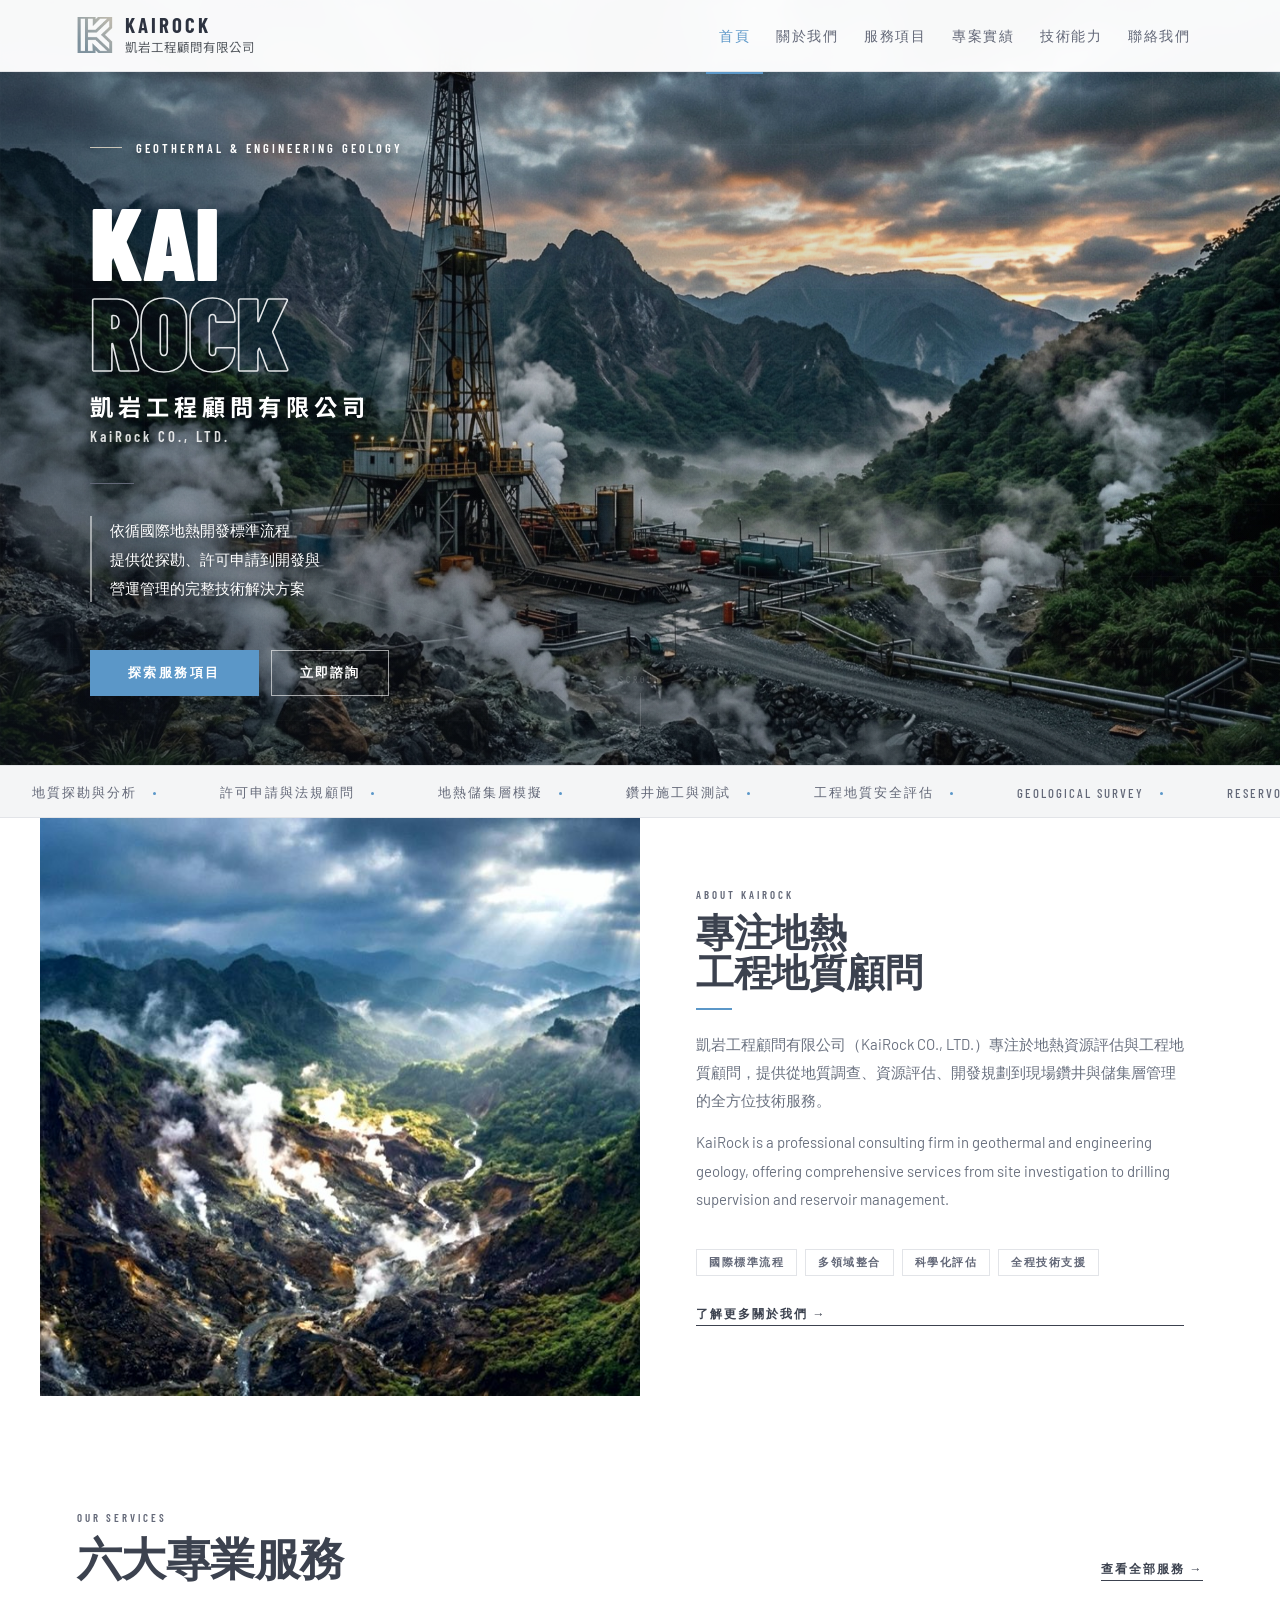
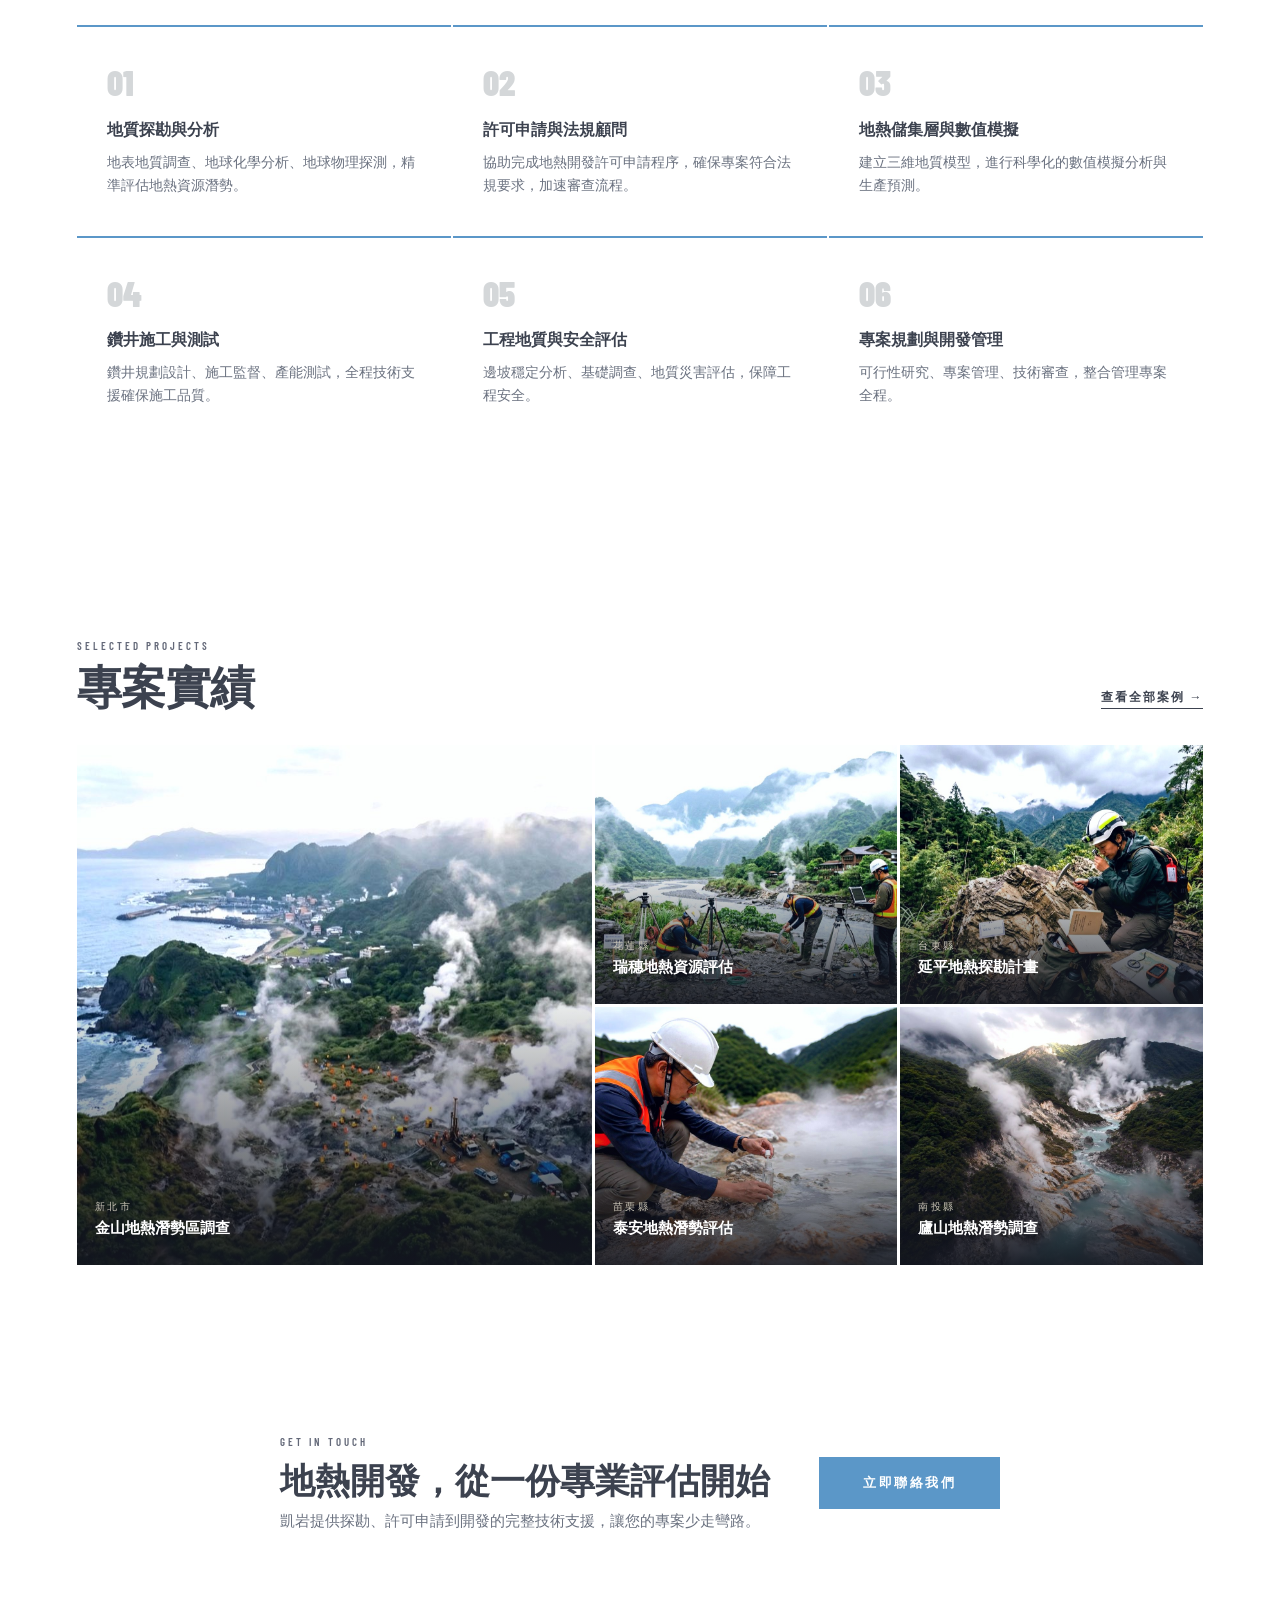
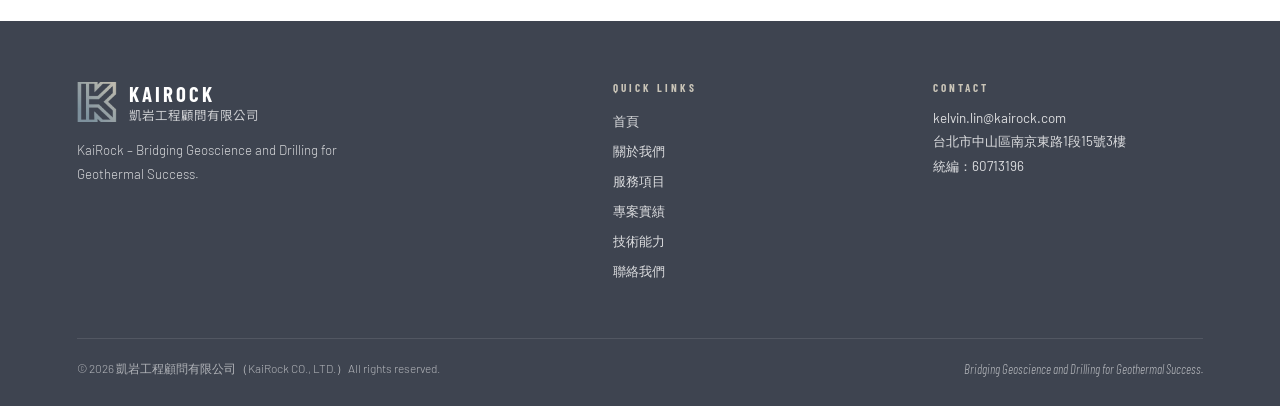
<file: index.html>
<!DOCTYPE html>
<html lang="zh-TW">
<head>
<meta charset="UTF-8">
<meta name="viewport" content="width=device-width, initial-scale=1.0">
<title>凱岩工程顧問有限公司 KaiRock CO., LTD.</title>
<link rel="icon" type="image/png" href="favicon.png">
<link rel="apple-touch-icon" href="favicon.png">
<link rel="canonical" href="https://kairock.com/">
<meta name="description" content="凱岩工程顧問提供地熱資源評估、工程地質調查、鑽井監督及專案管理，依循國際標準，全方位支援台灣地熱開發。">
<meta name="keywords" content="地熱開發,地熱資源評估,工程地質,鑽井監督,凱岩,KaiRock,台灣地熱,地質顧問">
<meta property="og:type" content="website">
<meta property="og:url" content="https://kairock.com/">
<meta property="og:title" content="凱岩工程顧問有限公司 KaiRock CO., LTD.">
<meta property="og:description" content="凱岩工程顧問提供地熱資源評估、工程地質調查、鑽井監督及專案管理，依循國際標準，全方位支援台灣地熱開發。">
<meta property="og:image" content="https://kairock.com/img/hero_bg.jpg">
<meta property="og:site_name" content="凱岩工程顧問 KaiRock CO., LTD.">
<meta name="twitter:card" content="summary_large_image">
<meta name="twitter:title" content="凱岩工程顧問有限公司 KaiRock CO., LTD.">
<meta name="twitter:description" content="凱岩工程顧問提供地熱資源評估、工程地質調查、鑽井監督及專案管理，依循國際標準，全方位支援台灣地熱開發。">
<link rel="preload" as="image" href="img/hero_bg.jpg"><link rel="preconnect" href="https://fonts.googleapis.com"><link rel="preconnect" href="https://fonts.gstatic.com" crossorigin><link rel="stylesheet" media="print" onload="this.media='all'" href="https://fonts.googleapis.com/css2?family=Noto+Sans+TC:wght@300;400;500&family=Barlow+Condensed:wght@400;500;600;700;800;900&family=Barlow:wght@300;400;500;600&display=swap"><noscript><link rel="stylesheet" href="https://fonts.googleapis.com/css2?family=Noto+Sans+TC:wght@300;400;500&family=Barlow+Condensed:wght@400;500;600;700;800;900&family=Barlow:wght@300;400;500;600&display=swap"></noscript>
<link rel="stylesheet" href="shared.css">
<style>
/* HERO */
.hero{min-height:85vh;position:relative;overflow:hidden;display:flex;align-items:center;background:#181b21;}
.hero-bg{position:absolute;inset:0;background-image:url('img/hero_bg.jpg');background-size:cover;background-position:center 22%;transform-origin:center;filter:brightness(1.08) saturate(1.08) contrast(1.0);transform:scaleX(-1);}
.hero-bg-fb{position:absolute;inset:0;background:linear-gradient(135deg,#1a2535 0%,#243040 50%,#1a2535 100%);z-index:0;}
.hero-overlay{position:absolute;inset:0;z-index:1;background:linear-gradient(to right,rgba(15,20,32,0.40) 0%,rgba(15,20,32,0.18) 50%,rgba(15,20,32,0.03) 100%),linear-gradient(to top,rgba(15,20,32,0.28) 0%,transparent 42%);}
.hero-grid{position:absolute;inset:0;z-index:1;opacity:0.025;background-image:linear-gradient(rgba(255,255,255,1) 1px,transparent 1px),linear-gradient(90deg,rgba(255,255,255,1) 1px,transparent 1px);background-size:72px 72px;}
.hero-content{position:relative;z-index:2;padding:104px 7% 32px;max-width:740px;}
.eyebrow{display:flex;align-items:center;gap:14px;margin-bottom:40px;}
.eyebrow-line{width:32px;height:1px;background:var(--light);}
.eyebrow-txt{font-family:'Barlow Condensed',sans-serif;font-weight:600;font-size:0.78rem;color:#fff;letter-spacing:3px;text-transform:uppercase;text-shadow:0 2px 12px rgba(8,10,14,0.85);}
.brand-en{font-family:'Barlow Condensed',sans-serif;font-weight:900;font-size:clamp(3.5rem,8vw,7rem);color:#fff;line-height:0.88;letter-spacing:-1px;text-transform:uppercase;margin-bottom:14px;}
.brand-en .outline{-webkit-text-stroke:1.6px #E4E6E8;color:transparent;}
.brand-zh{font-family:'Noto Sans TC',sans-serif;font-weight:700;font-size:clamp(1rem,2.2vw,1.45rem);color:#fff;letter-spacing:5px;margin-bottom:4px;text-shadow:0 2px 16px rgba(8,10,14,0.9);}
.brand-en2{font-family:'Barlow Condensed',sans-serif;font-weight:600;font-size:0.92rem;color:rgba(255,255,255,0.85);letter-spacing:3px;margin-bottom:38px;text-shadow:0 2px 12px rgba(8,10,14,0.85);}
.hero-rule{width:44px;height:1px;background:var(--mid);margin-bottom:32px;}
.hero-desc{font-weight:500;font-size:0.95rem;color:#fff;line-height:1.9;max-width:440px;margin-bottom:48px;padding-left:18px;border-left:2px solid rgba(255,255,255,0.5);text-shadow:0 2px 14px rgba(8,10,14,0.9);}
.hero-btns{display:flex;gap:12px;flex-wrap:wrap;}
.hero-btns .btn-stroke{color:#fff;border-color:rgba(255,255,255,0.6);}
.hero-btns .btn-stroke:hover{border-color:#fff;color:#fff;background:rgba(255,255,255,0.1);}
.hero-stats{position:absolute;bottom:40px;right:6%;z-index:2;display:flex;gap:48px;}
.hstat-n{font-family:'Barlow Condensed',sans-serif;font-weight:800;font-size:2.8rem;color:#fff;line-height:1;}
.hstat-l{font-size:0.64rem;color:rgba(255,255,255,0.3);letter-spacing:2px;text-transform:uppercase;margin-top:3px;}
.scroll-hint{position:absolute;bottom:36px;left:50%;transform:translateX(-50%);z-index:2;display:flex;flex-direction:column;align-items:center;gap:8px;}
.scroll-txt{font-family:'Barlow Condensed',sans-serif;font-size:0.6rem;color:rgba(255,255,255,0.2);letter-spacing:3px;text-transform:uppercase;}
.scroll-bar{width:1px;height:36px;background:rgba(255,255,255,0.16);animation:sb 2.2s ease-in-out infinite;}
@keyframes sb{0%,100%{opacity:0.1;}50%{opacity:1;}}
/* TICKER */
.ticker{background:#F4F5F6;padding:15px 0;overflow:hidden;white-space:nowrap;border-top:1px solid var(--border);border-bottom:1px solid var(--border);}
.ticker-inner{display:inline-flex;animation:tick 35s linear infinite;}
@keyframes tick{from{transform:translateX(0);}to{transform:translateX(-50%);}}
.tick-item{font-family:'Barlow Condensed',sans-serif;font-weight:500;font-size:0.8rem;color:var(--mid);letter-spacing:2px;text-transform:uppercase;padding:0 32px;display:inline-flex;align-items:center;gap:16px;}
.tick-item::after{content:'';width:3px;height:3px;border-radius:50%;background:var(--accent);}
/* ABOUT preview */
.about-wrap{display:grid;grid-template-columns:1fr 1fr;max-width:1200px;margin:0 auto;}
.about-img{position:relative;overflow:hidden;min-height:500px;background:var(--dark);}
.about-img img{position:absolute;inset:0;width:100%;height:100%;object-fit:cover;display:block;}
.about-txt{background:var(--bg);padding:70px 56px;display:flex;flex-direction:column;justify-content:center;}
.about-tag{font-family:'Barlow Condensed',sans-serif;font-weight:600;font-size:0.68rem;letter-spacing:3px;text-transform:uppercase;color:var(--mid);display:block;margin-bottom:10px;}
.about-h{font-family:'Barlow Condensed',sans-serif;font-weight:800;font-size:clamp(1.7rem,3vw,2.6rem);text-transform:uppercase;letter-spacing:-0.3px;line-height:1.05;color:var(--deep);margin-bottom:16px;}
.about-rule{width:36px;height:2px;background:var(--accent);margin-bottom:20px;}
.about-body{font-weight:400;font-size:0.93rem;line-height:1.9;color:var(--muted);margin-bottom:14px;}
.about-pills{display:flex;gap:8px;flex-wrap:wrap;margin-top:22px;}
.pill{font-family:'Barlow Condensed',sans-serif;font-weight:600;font-size:0.66rem;letter-spacing:1.5px;text-transform:uppercase;border:1px solid var(--border);color:var(--mid);padding:5px 12px;}
.link-arr{display:inline-flex;align-items:center;gap:8px;margin-top:30px;font-family:'Barlow Condensed',sans-serif;font-weight:700;font-size:0.76rem;letter-spacing:2px;text-transform:uppercase;color:var(--deep);text-decoration:none;border-bottom:1px solid var(--deep);padding-bottom:2px;transition:0.2s;}
.link-arr:hover{color:var(--mid);border-color:var(--mid);}
/* SERVICES grid */
.sec{padding:clamp(68px,9vw,128px) 6%;}
.sec-hdr{display:flex;justify-content:space-between;align-items:flex-end;max-width:1200px;margin:0 auto 44px;}
.sec-h{font-family:'Barlow Condensed',sans-serif;font-weight:800;font-size:clamp(1.9rem,3.5vw,2.8rem);text-transform:uppercase;letter-spacing:-0.5px;line-height:1.05;color:var(--deep);}
.view-all{font-family:'Barlow Condensed',sans-serif;font-weight:700;font-size:0.76rem;letter-spacing:2px;text-transform:uppercase;color:var(--deep);text-decoration:none;border-bottom:1px solid var(--deep);padding-bottom:2px;transition:0.2s;}
.view-all:hover{color:var(--mid);border-color:var(--mid);}
.svc-grid{display:grid;grid-template-columns:repeat(3,1fr);gap:2px;max-width:1200px;margin:0 auto;}
.svc-card{background:#fff;padding:38px 30px;border-top:2px solid var(--accent);transition:0.25s;}
.svc-card:hover{background:#F4F5F6;border-color:var(--accent);box-shadow:0 4px 16px rgba(91,151,200,0.12);}
.svc-num{font-family:'Barlow Condensed',sans-serif;font-weight:900;font-size:2.2rem;color:var(--silver-lt);line-height:1;margin-bottom:18px;transition:0.25s;}
.svc-name{font-family:'Barlow Condensed',sans-serif;font-weight:700;font-size:0.98rem;color:var(--deep);margin-bottom:9px;transition:0.25s;}
.svc-desc{font-size:0.85rem;line-height:1.7;color:var(--muted);font-weight:400;transition:0.25s;}
.svc-card:hover .svc-num{color:var(--accent);}
/* PROJECTS grid */
.proj-grid{display:grid;grid-template-columns:1.7fr 1fr 1fr;gap:3px;max-width:1200px;margin:0 auto;}
.pcard{position:relative;overflow:hidden;background:var(--dark);}
.pcard:nth-child(1){grid-row:span 2;}
.pcard-wrap{position:relative;height:100%;min-height:240px;}
.pcard:nth-child(1) .pcard-wrap{min-height:520px;}
.pcard img{position:absolute;inset:0;width:100%;height:100%;object-fit:cover;display:block;transition:transform 0.5s;}
.pcard:hover img{transform:scale(1.06);}
.pcard-ov{position:absolute;inset:0;background:linear-gradient(to top,rgba(20,23,32,0.9) 0%,rgba(20,23,32,0) 55%);z-index:1;}
.pcard-body{position:absolute;bottom:0;left:0;right:0;padding:20px 18px;z-index:2;}
.pcard-loc{font-family:'Barlow Condensed',sans-serif;font-weight:500;font-size:0.63rem;color:var(--light);letter-spacing:2.5px;text-transform:uppercase;margin-bottom:4px;}
.pcard-name{font-family:'Barlow Condensed',sans-serif;font-weight:700;font-size:0.95rem;color:#fff;}
.pcard-tags{display:flex;gap:5px;flex-wrap:wrap;margin-top:6px;max-height:0;overflow:hidden;transition:max-height 0.3s;}
.pcard:hover .pcard-tags{max-height:40px;}
.ptag{font-family:'Barlow Condensed',sans-serif;font-size:0.63rem;letter-spacing:1px;text-transform:uppercase;background:rgba(201,196,183,0.12);border:1px solid rgba(201,196,183,0.22);color:var(--light);padding:3px 7px;}
/* CTA */
.cta-strip{background:var(--bg);padding:clamp(64px,7vw,104px) 6%;}
.cta-inner{max-width:720px;margin:0 auto;display:flex;align-items:center;justify-content:space-between;flex-wrap:wrap;gap:28px;}
.cta-h{font-family:'Barlow Condensed',sans-serif;font-weight:800;font-size:clamp(1.5rem,2.8vw,2.2rem);text-transform:uppercase;color:var(--deep);margin-bottom:6px;}
.cta-p{font-weight:400;font-size:0.93rem;color:var(--muted);}
@media(max-width:1050px){
  .about-wrap{grid-template-columns:1fr;}
  .about-img{min-height:360px;}
  .svc-grid{grid-template-columns:1fr 1fr;}
  .proj-grid{grid-template-columns:1fr 1fr;}
  .pcard:nth-child(1){grid-row:span 1;}
  .pcard:nth-child(1) .pcard-wrap{min-height:240px;}
  .hero-stats{display:none;}
}
@media(max-width:680px){
  .about-txt{padding:46px 24px;}
  .svc-grid,.proj-grid{grid-template-columns:1fr;}
  .cta-inner{flex-direction:column;align-items:flex-start;}
  .sec-hdr{flex-direction:column;align-items:flex-start;gap:12px;}
  .hero-bg{background-position:48% top;}
  .hero-overlay{background:linear-gradient(to bottom,rgba(20,23,32,0.5) 0%,rgba(20,23,32,0.5) 42%,rgba(20,23,32,0.74) 100%);}
}
</style>
<!-- Google tag (gtag.js) -->
<script async src="https://www.googletagmanager.com/gtag/js?id=G-C5F2FSPGDX"></script>
<script>
  window.dataLayer = window.dataLayer || [];
  function gtag(){dataLayer.push(arguments);}
  gtag("js", new Date());
  gtag("config", "G-C5F2FSPGDX");
</script>
<script src="reveal.js"></script>
<script type="application/ld+json">
{
  "@context": "https://schema.org",
  "@type": "ProfessionalService",
  "name": "凱岩工程顧問有限公司",
  "alternateName": "KaiRock CO., LTD.",
  "url": "https://kairock.com",
  "logo": "https://kairock.com/favicon.png",
  "image": "https://kairock.com/img/hero_bg.jpg",
  "email": "kelvin.lin@kairock.com",
  "telephone": "+886-937-120-376",
  "taxID": "60713196",
  "address": {
    "@type": "PostalAddress",
    "streetAddress": "南京東路1段15號3樓",
    "addressLocality": "中山區",
    "addressRegion": "台北市",
    "addressCountry": "TW"
  },
  "areaServed": "TW",
  "description": "凱岩工程顧問提供地熱資源評估、工程地質調查、鑽井監督與專案管理，依循國際標準支援台灣地熱開發。"
}
</script>
</head>
<body>
<nav>
  <a href="/" class="nav-logo">
    <img class="nav-logo-img" src="favicon.png" alt="KaiRock">
    <div class="nav-logo-text"><div class="en">KAIROCK</div><div class="zh">凱岩工程顧問有限公司</div></div>
  </a>
  <div class="nav-links" id="navLinks">
    <a href="/" class="active">首頁</a>
    <a href="about.html">關於我們</a>
    <a href="services.html">服務項目</a>
    <a href="projects.html">專案實績</a>
    <a href="technical.html">技術能力</a>
    <a href="contact.html">聯絡我們</a>
  </div>
  <div class="hamburger" onclick="toggleNav()"><span></span><span></span><span></span></div>
</nav>

<div class="hero">
  <div class="hero-bg-fb"></div>
  <div class="hero-bg"></div>
  <div class="hero-grid"></div>
  <div class="hero-overlay"></div>
  <div class="hero-content">
    <div class="eyebrow"><div class="eyebrow-line"></div><div class="eyebrow-txt">Geothermal &amp; Engineering Geology</div></div>
    <div class="brand-en">KAI<br><span class="outline">ROCK</span></div>
    <div class="brand-zh">凱岩工程顧問有限公司</div>
    <div class="brand-en2">KaiRock CO., LTD.</div>
    <div class="hero-rule"></div>
    <p class="hero-desc">依循國際地熱開發標準流程<br>提供從探勘、許可申請到開發與<br>營運管理的完整技術解決方案</p>
    <div class="hero-btns">
      <a href="services.html" class="btn-fill">探索服務項目</a>
      <a href="contact.html" class="btn-stroke">立即諮詢</a>
    </div>
  </div>
  <div class="scroll-hint"><div class="scroll-txt">Scroll</div><div class="scroll-bar"></div></div>
</div>

<div class="ticker" aria-hidden="true"><div class="ticker-inner">
  <span class="tick-item">地質探勘與分析</span><span class="tick-item">許可申請與法規顧問</span><span class="tick-item">地熱儲集層模擬</span><span class="tick-item">鑽井施工與測試</span><span class="tick-item">工程地質安全評估</span><span class="tick-item">Geological Survey</span><span class="tick-item">Reservoir Modeling</span><span class="tick-item">Drilling Supervision</span><span class="tick-item">地質探勘與分析</span><span class="tick-item">許可申請與法規顧問</span><span class="tick-item">地熱儲集層模擬</span><span class="tick-item">鑽井施工與測試</span><span class="tick-item">工程地質安全評估</span><span class="tick-item">Geological Survey</span><span class="tick-item">Reservoir Modeling</span><span class="tick-item">Drilling Supervision</span>
</div></div>

<section style="padding:0;overflow:hidden;">
  <div class="about-wrap">
    <div class="about-img">
      <img loading="lazy"  src="img/about_field.jpg" alt="KaiRock 地質現場">
    </div>
    <div class="about-txt">
      <span class="about-tag">About KaiRock</span>
      <h2 class="about-h">專注地熱<br>工程地質顧問</h2>
      <div class="about-rule"></div>
      <p class="about-body">凱岩工程顧問有限公司（KaiRock CO., LTD.）專注於地熱資源評估與工程地質顧問，提供從地質調查、資源評估、開發規劃到現場鑽井與儲集層管理的全方位技術服務。</p>
      <p class="about-body">KaiRock is a professional consulting firm in geothermal and engineering geology, offering comprehensive services from site investigation to drilling supervision and reservoir management.</p>
      <div class="about-pills">
        <span class="pill">國際標準流程</span>
        <span class="pill">多領域整合</span>
        <span class="pill">科學化評估</span>
        <span class="pill">全程技術支援</span>
      </div>
      <a href="about.html" class="link-arr">了解更多關於我們 →</a>
    </div>
  </div>
</section>

<section class="sec">
  <div class="sec-hdr">
    <div>
      <div class="about-tag">Our Services</div>
      <div class="sec-h">六大專業服務</div>
    </div>
    <a href="services.html" class="view-all">查看全部服務 →</a>
  </div>
  <div class="svc-grid">
    <div class="svc-card"><div class="svc-num">01</div><div class="svc-name">地質探勘與分析</div><p class="svc-desc">地表地質調查、地球化學分析、地球物理探測，精準評估地熱資源潛勢。</p></div>
    <div class="svc-card"><div class="svc-num">02</div><div class="svc-name">許可申請與法規顧問</div><p class="svc-desc">協助完成地熱開發許可申請程序，確保專案符合法規要求，加速審查流程。</p></div>
    <div class="svc-card"><div class="svc-num">03</div><div class="svc-name">地熱儲集層與數值模擬</div><p class="svc-desc">建立三維地質模型，進行科學化的數值模擬分析與生產預測。</p></div>
    <div class="svc-card"><div class="svc-num">04</div><div class="svc-name">鑽井施工與測試</div><p class="svc-desc">鑽井規劃設計、施工監督、產能測試，全程技術支援確保施工品質。</p></div>
    <div class="svc-card"><div class="svc-num">05</div><div class="svc-name">工程地質與安全評估</div><p class="svc-desc">邊坡穩定分析、基礎調查、地質災害評估，保障工程安全。</p></div>
    <div class="svc-card"><div class="svc-num">06</div><div class="svc-name">專案規劃與開發管理</div><p class="svc-desc">可行性研究、專案管理、技術審查，整合管理專案全程。</p></div>
  </div>
</section>

<section class="sec" style="background:var(--bg);padding-top:80px;padding-bottom:80px;">
  <div style="max-width:1200px;margin:0 auto;">
    <div class="sec-hdr" style="max-width:100%;margin-bottom:36px;">
      <div>
        <div class="about-tag">Selected Projects</div>
        <div class="sec-h">專案實績</div>
      </div>
      <a href="projects.html" class="view-all">查看全部案例 →</a>
    </div>
    <div class="proj-grid">
      <div class="pcard"><div class="pcard-wrap"><img loading="lazy"  src="img/proj_jinshan.jpg" alt="金山"></div><div class="pcard-ov"></div><div class="pcard-body"><div class="pcard-loc">新北市</div><div class="pcard-name">金山地熱潛勢區調查</div><div class="pcard-tags"><span class="ptag">地質調查</span><span class="ptag">地球化學</span></div></div></div>
      <div class="pcard"><div class="pcard-wrap"><img loading="lazy"  src="img/proj_hualien.jpg" alt="瑞穗"></div><div class="pcard-ov"></div><div class="pcard-body"><div class="pcard-loc">花蓮縣</div><div class="pcard-name">瑞穗地熱資源評估</div><div class="pcard-tags"><span class="ptag">3D模型</span></div></div></div>
      <div class="pcard"><div class="pcard-wrap"><img loading="lazy"  src="img/proj_taitung.jpg" alt="延平"></div><div class="pcard-ov"></div><div class="pcard-body"><div class="pcard-loc">台東縣</div><div class="pcard-name">延平地熱探勘計畫</div><div class="pcard-tags"><span class="ptag">地質探勘</span></div></div></div>
      <div class="pcard"><div class="pcard-wrap"><img loading="lazy"  src="img/proj_miaoli.jpg" alt="泰安"></div><div class="pcard-ov"></div><div class="pcard-body"><div class="pcard-loc">苗栗縣</div><div class="pcard-name">泰安地熱潛勢評估</div><div class="pcard-tags"><span class="ptag">資源評估</span></div></div></div>
      <div class="pcard"><div class="pcard-wrap"><img loading="lazy"  src="img/proj_nantou.jpg" alt="廬山"></div><div class="pcard-ov"></div><div class="pcard-body"><div class="pcard-loc">南投縣</div><div class="pcard-name">廬山地熱潛勢調查</div><div class="pcard-tags"><span class="ptag">可行性研究</span></div></div></div>
    </div>
  </div>
</section>

<div class="cta-strip">
  <div class="cta-inner">
    <div>
      <div class="about-tag">Get in Touch</div>
      <div class="cta-h">地熱開發，從一份專業評估開始</div>
      <p class="cta-p">凱岩提供探勘、許可申請到開發的完整技術支援，讓您的專案少走彎路。</p>
    </div>
    <a href="contact.html" class="btn-dark">立即聯絡我們</a>
  </div>
</div>

<footer>
  <div class="footer-inner">
    <div class="footer-grid">
      <div class="footer-brand">
        <div class="footer-logo-row">
          <img class="footer-logo-img" src="favicon.png" alt="KaiRock">
          <div><div class="en">KAIROCK</div><div class="zh">凱岩工程顧問有限公司</div></div>
        </div>
        <p>KaiRock – Bridging Geoscience and Drilling for Geothermal Success.</p>
      </div>
      <div class="footer-col">
        <h4>Quick Links</h4>
        <ul>
          <li><a href="/">首頁</a></li>
          <li><a href="about.html">關於我們</a></li>
          <li><a href="services.html">服務項目</a></li>
          <li><a href="projects.html">專案實績</a></li>
          <li><a href="technical.html">技術能力</a></li>
          <li><a href="contact.html">聯絡我們</a></li>
        </ul>
      </div>
      <div class="footer-col">
        <h4>Contact</h4>
        <p>kelvin.lin@kairock.com</p>
        <p style="margin-top:6px;">台北市中山區南京東路1段15號3樓</p>
        <p style="margin-top:6px;">統編：60713196</p>
      </div>
    </div>
    <div class="footer-bottom">
      <p>© 2026 凱岩工程顧問有限公司（KaiRock CO., LTD.）All rights reserved.</p>
      <div class="footer-slogan">Bridging Geoscience and Drilling for Geothermal Success.</div>
    </div>
  </div>
</footer>
<script>
function toggleNav(){ document.getElementById('navLinks').classList.toggle('open'); }
</script>
</body>
</html>
</file>
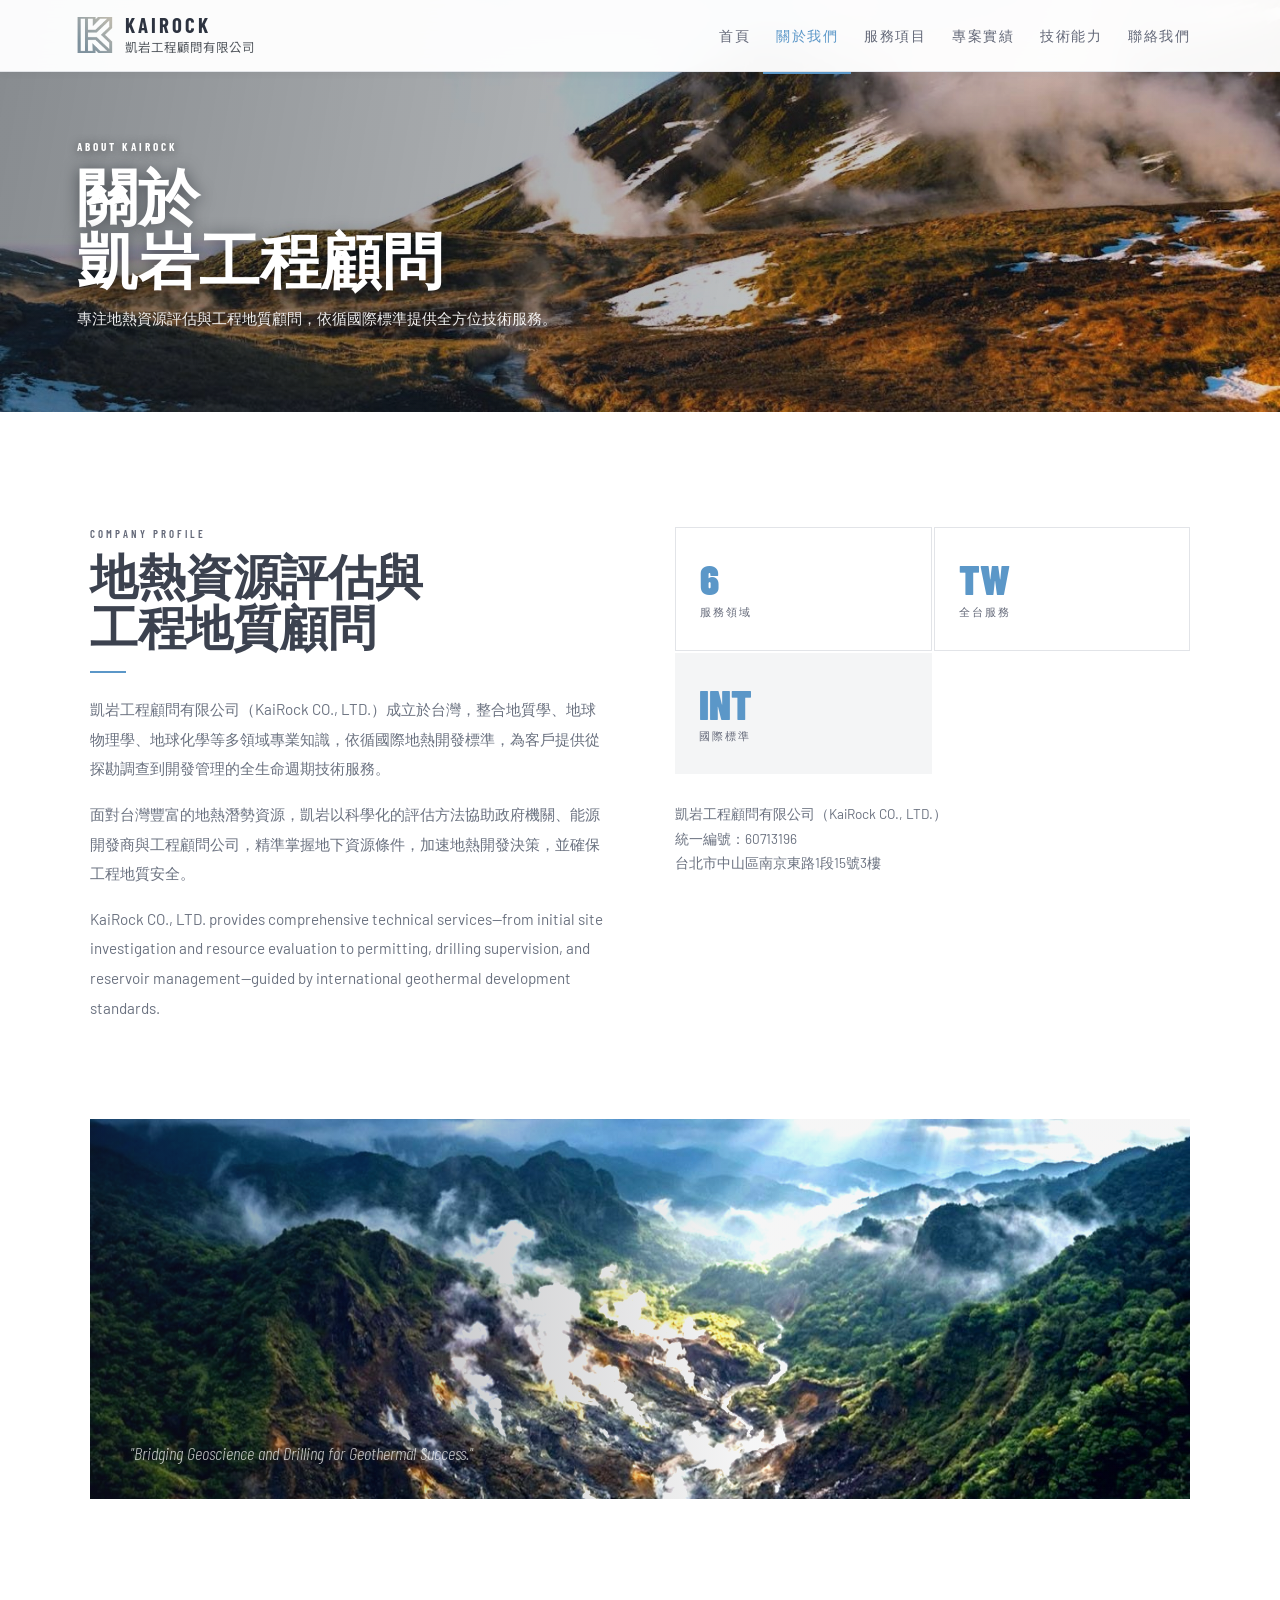
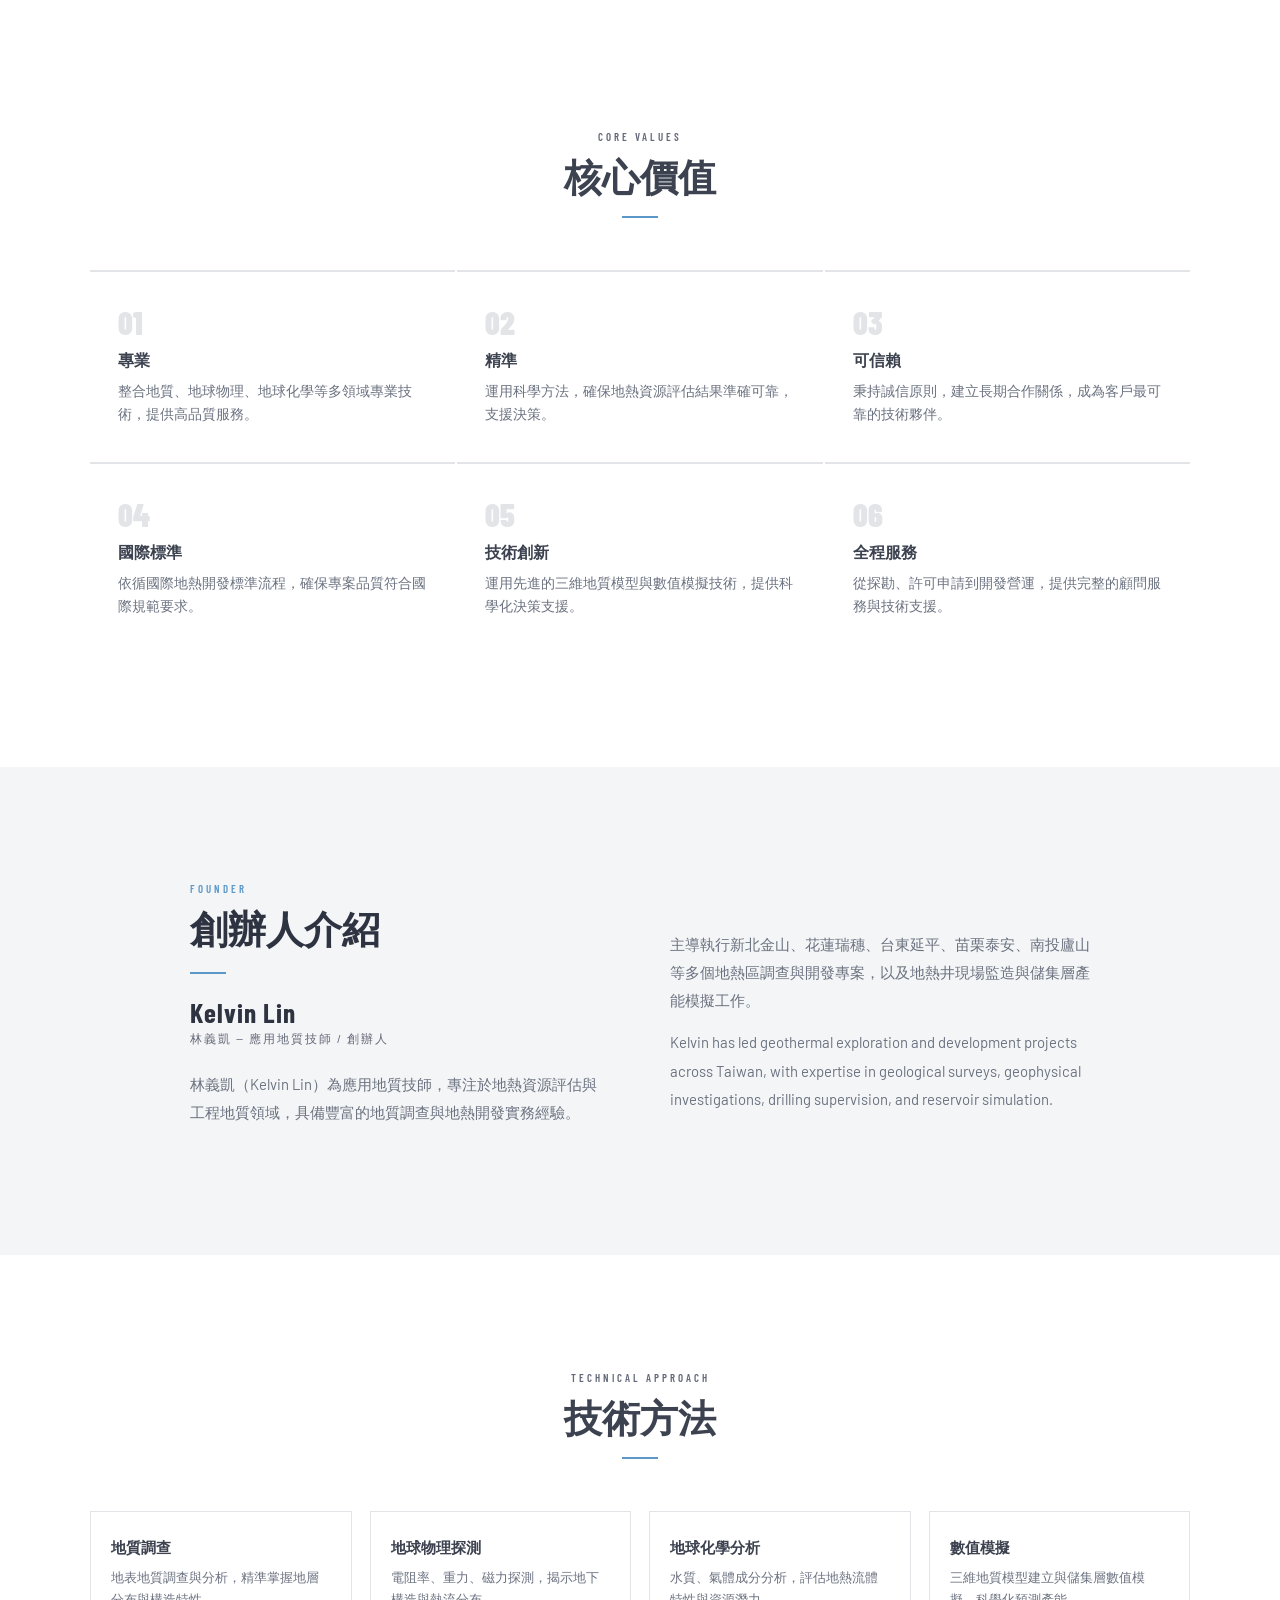
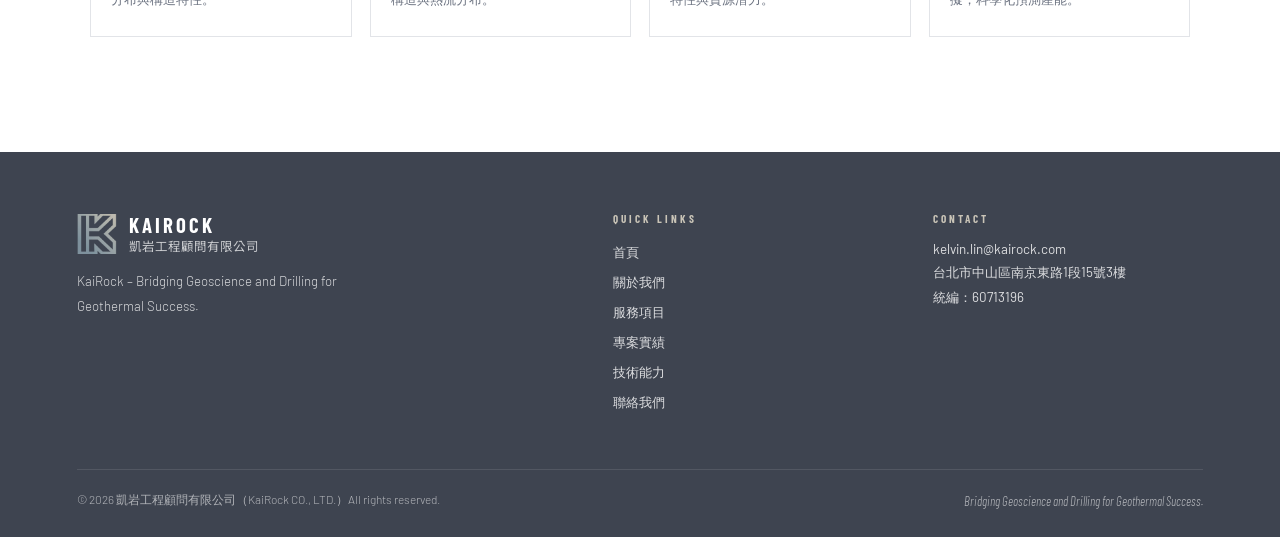
<file: about.html>
<!DOCTYPE html>
<html lang="zh-TW">
<head>
<meta charset="UTF-8">
<meta name="viewport" content="width=device-width, initial-scale=1.0">
<title>關於我們 — 凱岩工程顧問 KaiRock CO., LTD.</title>
<link rel="icon" type="image/png" href="favicon.png">
<link rel="apple-touch-icon" href="favicon.png">
<link rel="canonical" href="https://kairock.com/about.html">
<meta name="description" content="凱岩工程顧問有限公司專注地熱資源評估與工程地質，整合地質學、地球物理學、地球化學，依循國際地熱開發標準提供技術服務。">
<meta name="keywords" content="凱岩工程顧問,地熱顧問,工程地質,地熱資源評估,台灣地熱,KaiRock">
<meta property="og:type" content="website">
<meta property="og:url" content="https://kairock.com/about.html">
<meta property="og:title" content="關於我們 — 凱岩工程顧問 KaiRock CO., LTD.">
<meta property="og:description" content="凱岩工程顧問有限公司專注地熱資源評估與工程地質，整合地質學、地球物理學、地球化學，依循國際地熱開發標準提供技術服務。">
<meta property="og:image" content="https://kairock.com/img/about_field.jpg">
<meta property="og:site_name" content="凱岩工程顧問 KaiRock CO., LTD.">
<meta name="twitter:card" content="summary_large_image">
<meta name="twitter:title" content="關於我們 — 凱岩工程顧問 KaiRock CO., LTD.">
<meta name="twitter:description" content="凱岩工程顧問有限公司專注地熱資源評估與工程地質，整合地質學、地球物理學、地球化學，依循國際地熱開發標準提供技術服務。">
<link rel="preconnect" href="https://fonts.googleapis.com"><link rel="preconnect" href="https://fonts.gstatic.com" crossorigin><link rel="stylesheet" media="print" onload="this.media='all'" href="https://fonts.googleapis.com/css2?family=Noto+Sans+TC:wght@300;400;500&family=Barlow+Condensed:wght@400;500;600;700;800;900&family=Barlow:wght@300;400;500;600&display=swap"><noscript><link rel="stylesheet" href="https://fonts.googleapis.com/css2?family=Noto+Sans+TC:wght@300;400;500&family=Barlow+Condensed:wght@400;500;600;700;800;900&family=Barlow:wght@300;400;500;600&display=swap"></noscript>
<link rel="stylesheet" href="shared.css">
<style>
.intro-sec{padding:clamp(68px,9vw,128px) 6%;}
.intro-grid{display:grid;grid-template-columns:1fr 1fr;gap:70px;align-items:start;max-width:1100px;margin:0 auto 80px;}
.intro-label{font-family:'Barlow Condensed',sans-serif;font-weight:600;font-size:0.68rem;letter-spacing:3px;text-transform:uppercase;color:var(--mid);display:block;margin-bottom:10px;}
.intro-h{font-family:'Barlow Condensed',sans-serif;font-weight:800;font-size:clamp(2rem,4vw,3rem);text-transform:uppercase;letter-spacing:-0.5px;line-height:1.05;color:var(--deep);margin-bottom:20px;}
.intro-rule{width:36px;height:2px;background:var(--accent);margin-bottom:22px;}
.intro-p{font-weight:400;font-size:0.95rem;line-height:1.95;color:var(--muted);margin-bottom:16px;}
.stat-grid{display:grid;grid-template-columns:1fr 1fr;gap:2px;margin-bottom:28px;}
.stat-box-d{background:#F4F5F6;padding:30px 24px;}
.stat-box-l{background:var(--bg);padding:30px 24px;border:1px solid var(--border);}
.stat-n{font-family:'Barlow Condensed',sans-serif;font-weight:900;font-size:2.6rem;line-height:1;margin-bottom:5px;}
.stat-box-d .stat-n{color:var(--accent);}
.stat-box-l .stat-n{color:var(--accent);}
.stat-lbl{font-family:'Barlow Condensed',sans-serif;font-size:0.68rem;letter-spacing:2px;text-transform:uppercase;}
.stat-box-d .stat-lbl{color:var(--mid);}
.stat-box-l .stat-lbl{color:var(--mid);}
.co-info{font-size:0.85rem;font-weight:400;color:var(--muted);line-height:1.8;}
/* Landscape banner */
.landscape-banner{position:relative;overflow:hidden;height:380px;background:var(--dark);max-width:1100px;margin:0 auto;}
.landscape-banner img{width:100%;height:100%;object-fit:cover;display:block;filter:brightness(1.28) saturate(1.05);}
.landscape-ov{position:absolute;inset:0;background:linear-gradient(to right,rgba(20,23,32,0.42) 0%,rgba(20,23,32,0.04) 60%);}
.landscape-quote{position:absolute;bottom:0;left:0;right:0;padding:32px 40px;}
.landscape-quote p{font-family:'Barlow Condensed',sans-serif;font-style:italic;font-weight:300;font-size:1.15rem;color:rgba(255,255,255,0.72);max-width:520px;line-height:1.55;}
/* VALUES */
.values-sec{background:var(--bg);padding:clamp(68px,9vw,128px) 6%;}
.values-hdr{text-align:center;margin-bottom:52px;}
.values-h{font-family:'Barlow Condensed',sans-serif;font-weight:800;font-size:clamp(1.8rem,3vw,2.6rem);text-transform:uppercase;color:var(--deep);margin-bottom:12px;}
.values-grid{display:grid;grid-template-columns:repeat(3,1fr);gap:2px;max-width:1100px;margin:0 auto;}
.v-card{background:#fff;padding:34px 28px;border-top:2px solid var(--border);transition:0.25s;}
.v-card:hover{background:#F4F5F6;border-top-color:var(--accent);}
.v-num{font-family:'Barlow Condensed',sans-serif;font-weight:900;font-size:2rem;color:var(--border);margin-bottom:12px;line-height:1;}
.v-card h3{font-family:'Barlow Condensed',sans-serif;font-weight:700;font-size:1rem;color:var(--deep);margin-bottom:7px;}
.v-card p{font-size:0.86rem;color:var(--muted);line-height:1.7;font-weight:400;}
/* FOUNDER */
.founder-sec{background:#F4F5F6;padding:clamp(68px,9vw,128px) 6%;}
.founder-inner{max-width:900px;margin:0 auto;display:grid;grid-template-columns:1fr 1fr;gap:60px;}
.founder-label{font-family:'Barlow Condensed',sans-serif;font-weight:600;font-size:0.68rem;letter-spacing:3px;text-transform:uppercase;color:var(--accent);display:block;margin-bottom:10px;}
.founder-h{font-family:'Barlow Condensed',sans-serif;font-weight:800;font-size:clamp(1.8rem,3vw,2.4rem);text-transform:uppercase;color:var(--text);margin-bottom:16px;}
.founder-rule{width:36px;height:2px;background:var(--accent);margin:0 0 22px;}
.founder-name{font-family:'Barlow Condensed',sans-serif;font-weight:700;font-size:1.7rem;color:var(--text);letter-spacing:1px;margin-bottom:3px;}
.founder-role{font-size:0.75rem;color:var(--mid);letter-spacing:2px;text-transform:uppercase;font-family:'Barlow Condensed',sans-serif;margin-bottom:22px;}
.founder-p{font-weight:400;font-size:0.93rem;line-height:1.9;color:var(--muted);margin-bottom:14px;}
/* TECH METHODS */
.tech-sec{padding:clamp(68px,9vw,128px) 6%;}
.tech-hdr{text-align:center;margin-bottom:52px;}
.tech-grid{display:grid;grid-template-columns:repeat(4,1fr);gap:18px;max-width:1100px;margin:0 auto;}
.tc{border:1px solid var(--border);padding:26px 20px;transition:0.2s;}
.tc:hover{border-color:var(--deep);background:var(--bg);}
.tc h4{font-family:'Barlow Condensed',sans-serif;font-weight:700;font-size:0.95rem;color:var(--deep);margin-bottom:7px;}
.tc p{font-size:0.84rem;color:var(--muted);line-height:1.65;font-weight:400;}
@media(max-width:900px){.intro-grid,.founder-inner{grid-template-columns:1fr;gap:40px;}.values-grid{grid-template-columns:1fr 1fr;}.tech-grid{grid-template-columns:1fr 1fr;}}
@media(max-width:560px){.values-grid,.tech-grid{grid-template-columns:1fr;}}
</style>
<!-- Google tag (gtag.js) -->
<script async src="https://www.googletagmanager.com/gtag/js?id=G-C5F2FSPGDX"></script>
<script>
  window.dataLayer = window.dataLayer || [];
  function gtag(){dataLayer.push(arguments);}
  gtag("js", new Date());
  gtag("config", "G-C5F2FSPGDX");
</script>
<script src="reveal.js"></script>
<script type="application/ld+json">
{
  "@context": "https://schema.org",
  "@type": "ProfessionalService",
  "name": "凱岩工程顧問有限公司",
  "alternateName": "KaiRock CO., LTD.",
  "url": "https://kairock.com",
  "logo": "https://kairock.com/favicon.png",
  "image": "https://kairock.com/img/hero_bg.jpg",
  "email": "kelvin.lin@kairock.com",
  "telephone": "+886-937-120-376",
  "taxID": "60713196",
  "address": {
    "@type": "PostalAddress",
    "streetAddress": "南京東路1段15號3樓",
    "addressLocality": "中山區",
    "addressRegion": "台北市",
    "addressCountry": "TW"
  },
  "areaServed": "TW",
  "description": "凱岩工程顧問提供地熱資源評估、工程地質調查、鑽井監督與專案管理，依循國際標準支援台灣地熱開發。"
}
</script>
</head>
<body>
<nav>
  <a href="/" class="nav-logo">
    <img class="nav-logo-img" src="favicon.png" alt="KaiRock">
    <div class="nav-logo-text"><div class="en">KAIROCK</div><div class="zh">凱岩工程顧問有限公司</div></div>
  </a>
  <div class="nav-links" id="navLinks">
    <a href="/">首頁</a>
    <a href="about.html" class="active">關於我們</a>
    <a href="services.html">服務項目</a>
    <a href="projects.html">專案實績</a>
    <a href="technical.html">技術能力</a>
    <a href="contact.html">聯絡我們</a>
  </div>
  <div class="hamburger" onclick="toggleNav()"><span></span><span></span><span></span></div>
</nav>

<div class="page-hero" style="background:linear-gradient(100deg,rgba(18,24,34,0.50) 0%,rgba(18,24,34,0.32) 48%,rgba(18,24,34,0.10) 100%),url('img/technical_hero.jpg') center 55%/cover;">
  <div class="sec-label">About KaiRock</div>
  <h1>關於<br>凱岩工程顧問</h1>
  <p>專注地熱資源評估與工程地質顧問，依循國際標準提供全方位技術服務。</p>
</div>

<section class="intro-sec">
  <div class="intro-grid">
    <div>
      <span class="intro-label">Company Profile</span>
      <h2 class="intro-h">地熱資源評估與<br>工程地質顧問</h2>
      <div class="intro-rule"></div>
      <p class="intro-p">凱岩工程顧問有限公司（KaiRock CO., LTD.）成立於台灣，整合地質學、地球物理學、地球化學等多領域專業知識，依循國際地熱開發標準，為客戶提供從探勘調查到開發管理的全生命週期技術服務。</p>
      <p class="intro-p">面對台灣豐富的地熱潛勢資源，凱岩以科學化的評估方法協助政府機關、能源開發商與工程顧問公司，精準掌握地下資源條件，加速地熱開發決策，並確保工程地質安全。</p>
      <p class="intro-p">KaiRock CO., LTD. provides comprehensive technical services—from initial site investigation and resource evaluation to permitting, drilling supervision, and reservoir management—guided by international geothermal development standards.</p>
    </div>
    <div>
      <div class="stat-grid">
        <div class="stat-box-l"><div class="stat-n">6</div><div class="stat-lbl">服務領域</div></div>
        <div class="stat-box-l"><div class="stat-n">TW</div><div class="stat-lbl">全台服務</div></div>
        <div class="stat-box-d"><div class="stat-n">INT</div><div class="stat-lbl">國際標準</div></div>
      </div>
      <p class="co-info">凱岩工程顧問有限公司（KaiRock CO., LTD.）<br>統一編號：60713196<br>台北市中山區南京東路1段15號3樓</p>
    </div>
  </div>
  <div class="landscape-banner">
    <img loading="lazy"  src="img/about_field.jpg" alt="台灣地熱景觀">
    <div class="landscape-ov"></div>
    <div class="landscape-quote"><p>"Bridging Geoscience and Drilling for Geothermal Success."</p></div>
  </div>
</section>

<div class="values-sec">
  <div class="values-hdr">
    <span class="intro-label" style="text-align:center;display:block;">Core Values</span>
    <h2 class="values-h">核心價值</h2>
    <div style="width:36px;height:2px;background:var(--accent);margin:0 auto;"></div>
  </div>
  <div class="values-grid">
    <div class="v-card"><div class="v-num">01</div><h3>專業</h3><p>整合地質、地球物理、地球化學等多領域專業技術，提供高品質服務。</p></div>
    <div class="v-card"><div class="v-num">02</div><h3>精準</h3><p>運用科學方法，確保地熱資源評估結果準確可靠，支援決策。</p></div>
    <div class="v-card"><div class="v-num">03</div><h3>可信賴</h3><p>秉持誠信原則，建立長期合作關係，成為客戶最可靠的技術夥伴。</p></div>
    <div class="v-card"><div class="v-num">04</div><h3>國際標準</h3><p>依循國際地熱開發標準流程，確保專案品質符合國際規範要求。</p></div>
    <div class="v-card"><div class="v-num">05</div><h3>技術創新</h3><p>運用先進的三維地質模型與數值模擬技術，提供科學化決策支援。</p></div>
    <div class="v-card"><div class="v-num">06</div><h3>全程服務</h3><p>從探勘、許可申請到開發營運，提供完整的顧問服務與技術支援。</p></div>
  </div>
</div>

<div class="founder-sec">
  <div class="founder-inner">
    <div>
      <span class="founder-label">Founder</span>
      <h2 class="founder-h">創辦人介紹</h2>
      <div class="founder-rule"></div>
      <div class="founder-name">Kelvin Lin</div>
      <div class="founder-role">林義凱 — 應用地質技師 / 創辦人</div>
      <p class="founder-p">林義凱（Kelvin Lin）為應用地質技師，專注於地熱資源評估與工程地質領域，具備豐富的地質調查與地熱開發實務經驗。</p>
    </div>
    <div>
      <p class="founder-p" style="padding-top:48px;">主導執行新北金山、花蓮瑞穗、台東延平、苗栗泰安、南投廬山等多個地熱區調查與開發專案，以及地熱井現場監造與儲集層產能模擬工作。</p>
      <p class="founder-p">Kelvin has led geothermal exploration and development projects across Taiwan, with expertise in geological surveys, geophysical investigations, drilling supervision, and reservoir simulation.</p>
    </div>
  </div>
</div>

<div class="tech-sec">
  <div class="tech-hdr">
    <span class="intro-label" style="text-align:center;display:block;">Technical Approach</span>
    <h2 class="values-h">技術方法</h2>
    <div style="width:36px;height:2px;background:var(--accent);margin:12px auto 0;"></div>
  </div>
  <div class="tech-grid">
    <div class="tc"><h4>地質調查</h4><p>地表地質調查與分析，精準掌握地層分布與構造特性。</p></div>
    <div class="tc"><h4>地球物理探測</h4><p>電阻率、重力、磁力探測，揭示地下構造與熱流分布。</p></div>
    <div class="tc"><h4>地球化學分析</h4><p>水質、氣體成分分析，評估地熱流體特性與資源潛力。</p></div>
    <div class="tc"><h4>數值模擬</h4><p>三維地質模型建立與儲集層數值模擬，科學化預測產能。</p></div>
  </div>
</div>

<footer>
  <div class="footer-inner">
    <div class="footer-grid">
      <div class="footer-brand">
        <div class="footer-logo-row">
          <img class="footer-logo-img" src="favicon.png" alt="KaiRock">
          <div><div class="en">KAIROCK</div><div class="zh">凱岩工程顧問有限公司</div></div>
        </div>
        <p>KaiRock – Bridging Geoscience and Drilling for Geothermal Success.</p>
      </div>
      <div class="footer-col">
        <h4>Quick Links</h4>
        <ul>
          <li><a href="/">首頁</a></li>
          <li><a href="about.html">關於我們</a></li>
          <li><a href="services.html">服務項目</a></li>
          <li><a href="projects.html">專案實績</a></li>
          <li><a href="technical.html">技術能力</a></li>
          <li><a href="contact.html">聯絡我們</a></li>
        </ul>
      </div>
      <div class="footer-col">
        <h4>Contact</h4>
        <p>kelvin.lin@kairock.com</p>
        <p style="margin-top:6px;">台北市中山區南京東路1段15號3樓</p>
        <p style="margin-top:6px;">統編：60713196</p>
      </div>
    </div>
    <div class="footer-bottom">
      <p>© 2026 凱岩工程顧問有限公司（KaiRock CO., LTD.）All rights reserved.</p>
      <div class="footer-slogan">Bridging Geoscience and Drilling for Geothermal Success.</div>
    </div>
  </div>
</footer>
<script>
function toggleNav(){ document.getElementById('navLinks').classList.toggle('open'); }
</script>
</body>
</html>
</file>
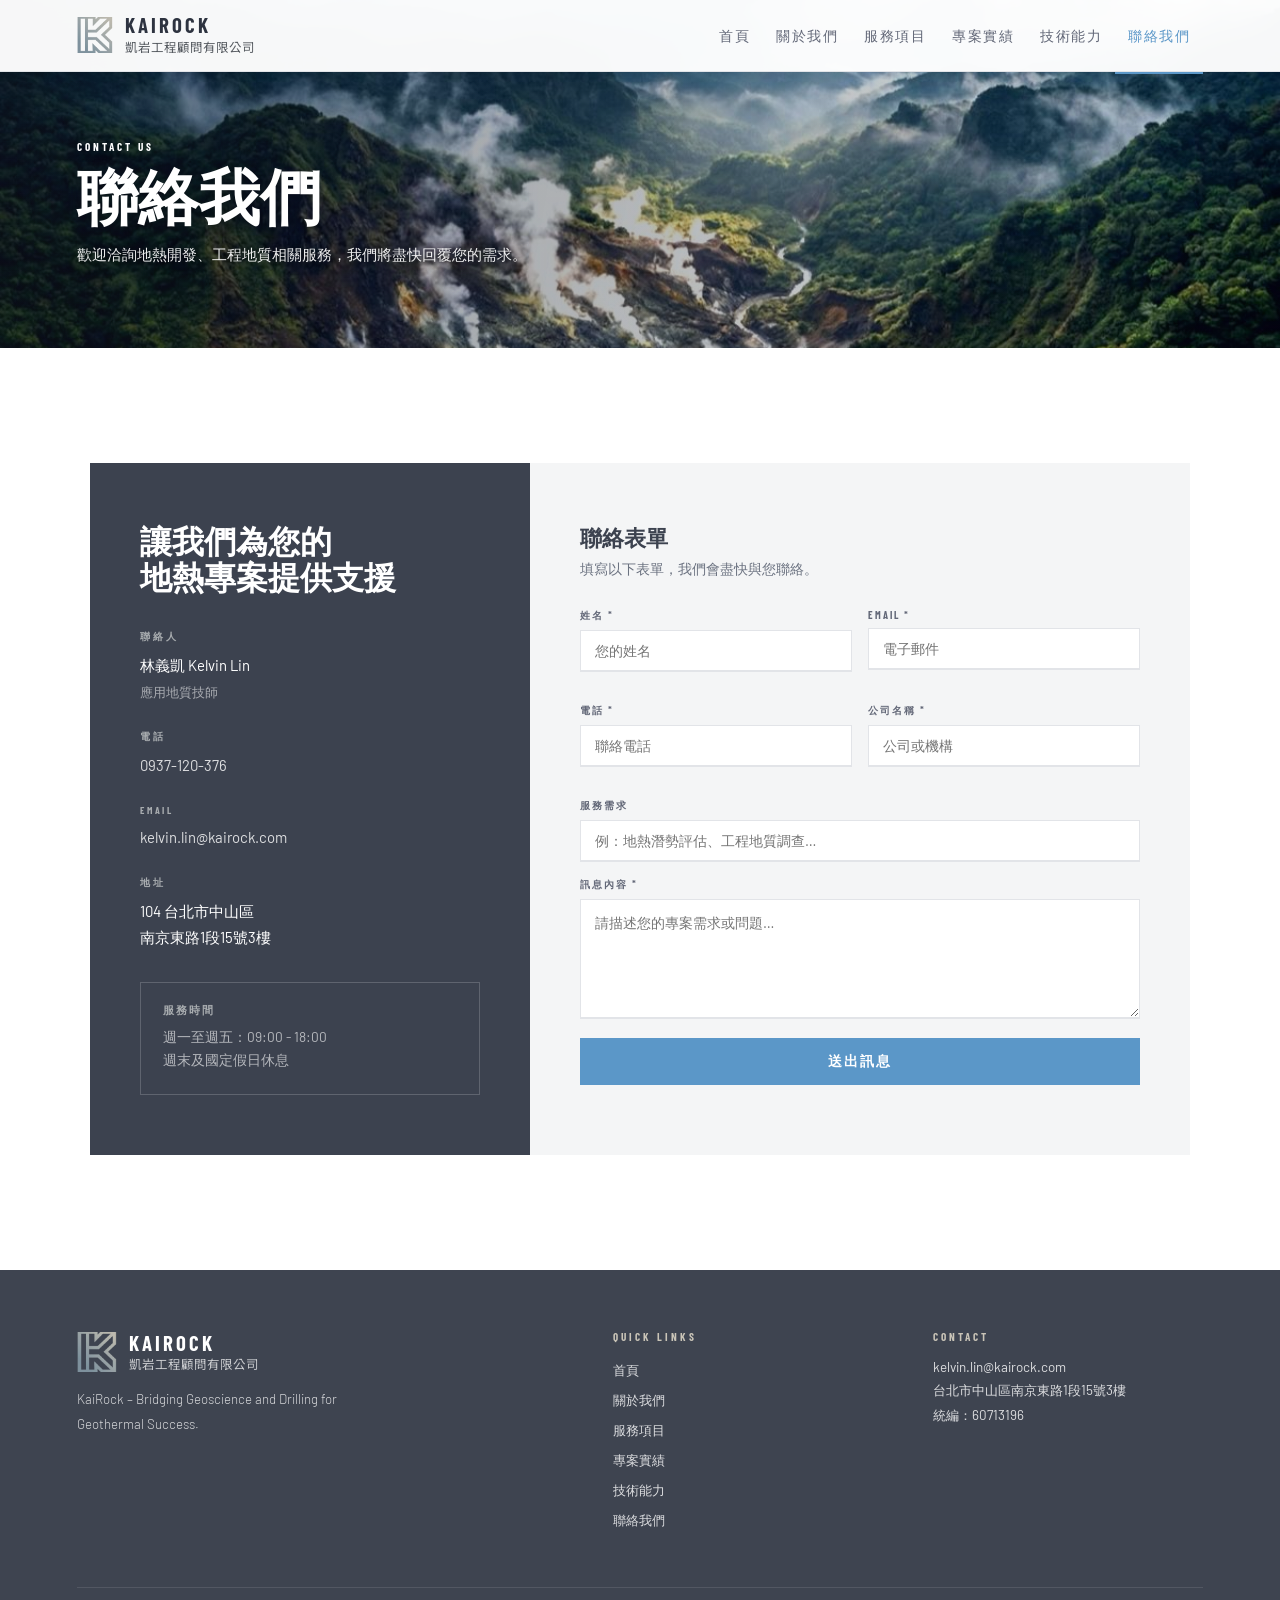
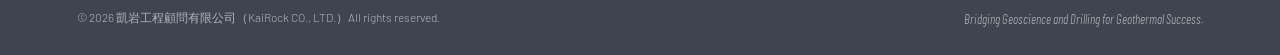
<file: contact.html>
<!DOCTYPE html>
<html lang="zh-TW">
<head>
<meta charset="UTF-8"><meta name="viewport" content="width=device-width, initial-scale=1.0">
<title>聯絡我們 — 凱岩工程顧問 KaiRock CO., LTD.</title>
<link rel="icon" type="image/png" href="favicon.png">
<link rel="apple-touch-icon" href="favicon.png">
<link rel="canonical" href="https://kairock.com/contact.html">
<meta name="description" content="歡迎洽詢地熱開發與工程地質相關服務。電話：0937-120-376，Email：kelvin.lin@kairock.com，地址：台北市中山區南京東路1段15號3樓。">
<meta name="keywords" content="聯絡凱岩,地熱顧問洽詢,地熱開發諮詢,KaiRock聯絡">
<meta property="og:type" content="website">
<meta property="og:url" content="https://kairock.com/contact.html">
<meta property="og:title" content="聯絡我們 — 凱岩工程顧問 KaiRock CO., LTD.">
<meta property="og:description" content="歡迎洽詢地熱開發與工程地質相關服務。電話：0937-120-376，Email：kelvin.lin@kairock.com，地址：台北市中山區南京東路1段15號3樓。">
<meta property="og:image" content="https://kairock.com/img/hero_bg.jpg">
<meta property="og:site_name" content="凱岩工程顧問 KaiRock CO., LTD.">
<meta name="twitter:card" content="summary_large_image">
<meta name="twitter:title" content="聯絡我們 — 凱岩工程顧問 KaiRock CO., LTD.">
<meta name="twitter:description" content="歡迎洽詢地熱開發與工程地質相關服務。電話：0937-120-376，Email：kelvin.lin@kairock.com，地址：台北市中山區南京東路1段15號3樓。">
<link rel="preconnect" href="https://fonts.googleapis.com"><link rel="preconnect" href="https://fonts.gstatic.com" crossorigin><link rel="stylesheet" media="print" onload="this.media='all'" href="https://fonts.googleapis.com/css2?family=Noto+Sans+TC:wght@300;400;500&family=Barlow+Condensed:wght@400;500;600;700;800;900&family=Barlow:wght@300;400;500;600&display=swap"><noscript><link rel="stylesheet" href="https://fonts.googleapis.com/css2?family=Noto+Sans+TC:wght@300;400;500&family=Barlow+Condensed:wght@400;500;600;700;800;900&family=Barlow:wght@300;400;500;600&display=swap"></noscript><link rel="stylesheet" href="shared.css">
<style>
.c-sec{padding:clamp(68px,9vw,120px) 6%;}
.c-wrap{display:grid;grid-template-columns:1fr 1.5fr;max-width:1100px;margin:0 auto;}
.c-left{background:var(--deep);padding:60px 50px;}
.c-left-h{font-family:'Barlow Condensed',sans-serif;font-weight:800;font-size:clamp(1.5rem,2.5vw,2rem);text-transform:uppercase;color:#ffffff;margin-bottom:36px;line-height:1.1;}
.c-blk{margin-bottom:26px;}
.c-lbl{font-family:'Barlow Condensed',sans-serif;font-size:0.62rem;font-weight:700;letter-spacing:2.8px;text-transform:uppercase;color:var(--silver);margin-bottom:8px;}
.c-val{color:#ffffff;font-size:0.93rem;line-height:1.75;font-weight:400;}
.c-val-s{color:rgba(255,255,255,0.55);font-size:0.82rem;font-weight:300;}
.c-val a{color:rgba(255,255,255,0.82);text-decoration:none;}
.c-hours{border:1px solid rgba(255,255,255,0.18);padding:20px 22px;margin-top:32px;}
.c-hours h4{font-family:'Barlow Condensed',sans-serif;font-size:0.68rem;font-weight:700;letter-spacing:2px;text-transform:uppercase;color:var(--silver);margin-bottom:10px;}
.c-hours p{font-size:0.86rem;color:rgba(255,255,255,0.62);margin-bottom:4px;font-weight:400;}
.c-right{background:#F4F5F6;padding:60px 50px;}
.c-right-h{font-family:'Barlow Condensed',sans-serif;font-weight:800;font-size:1.4rem;text-transform:uppercase;color:var(--deep);margin-bottom:6px;}
.c-sub{font-size:0.86rem;color:var(--muted);margin-bottom:30px;font-weight:400;}
.form-row{display:grid;grid-template-columns:1fr 1fr;gap:16px;margin-bottom:16px;}
.fg{margin-bottom:16px;}
.fg label{display:block;font-family:'Barlow Condensed',sans-serif;font-size:0.65rem;font-weight:700;letter-spacing:2px;text-transform:uppercase;color:var(--mid);margin-bottom:7px;}
.fg input,.fg textarea{width:100%;padding:11px 14px;border:1px solid var(--border);border-bottom:2px solid var(--border);background:#fff;font-size:0.9rem;color:var(--text);font-family:'Barlow',sans-serif;outline:none;transition:border-color 0.2s;}
.fg input:focus,.fg textarea:focus{border-bottom-color:var(--accent);}
.fg textarea{resize:vertical;min-height:120px;line-height:1.6;}
.c-btn{font-family:'Barlow Condensed',sans-serif;font-weight:700;font-size:0.85rem;letter-spacing:2px;text-transform:uppercase;padding:14px 0;background:var(--accent);color:#fff;border:none;cursor:pointer;width:100%;transition:0.2s;}
.c-btn:hover{background:var(--accent-dark);}
.c-ok{display:none;background:var(--accent);color:#fff;padding:14px;text-align:center;font-family:'Barlow Condensed',sans-serif;font-size:0.85rem;letter-spacing:1.5px;margin-top:12px;}
@media(max-width:900px){.c-wrap{grid-template-columns:1fr;}.c-left,.c-right{padding:44px 28px;}.form-row{grid-template-columns:1fr;}}
</style>
<!-- Google tag (gtag.js) -->
<script async src="https://www.googletagmanager.com/gtag/js?id=G-C5F2FSPGDX"></script>
<script>
  window.dataLayer = window.dataLayer || [];
  function gtag(){dataLayer.push(arguments);}
  gtag("js", new Date());
  gtag("config", "G-C5F2FSPGDX");
</script>
<script src="reveal.js"></script>
<script type="application/ld+json">
{
  "@context": "https://schema.org",
  "@type": "ProfessionalService",
  "name": "凱岩工程顧問有限公司",
  "alternateName": "KaiRock CO., LTD.",
  "url": "https://kairock.com",
  "logo": "https://kairock.com/favicon.png",
  "image": "https://kairock.com/img/hero_bg.jpg",
  "email": "kelvin.lin@kairock.com",
  "telephone": "+886-937-120-376",
  "taxID": "60713196",
  "address": {
    "@type": "PostalAddress",
    "streetAddress": "南京東路1段15號3樓",
    "addressLocality": "中山區",
    "addressRegion": "台北市",
    "addressCountry": "TW"
  },
  "areaServed": "TW",
  "description": "凱岩工程顧問提供地熱資源評估、工程地質調查、鑽井監督與專案管理，依循國際標準支援台灣地熱開發。"
}
</script>
</head>
<body>
<nav>
  <a href="/" class="nav-logo">
    <img class="nav-logo-img" src="favicon.png" alt="KaiRock" onerror="this.src='logo.png'">
    <div class="nav-logo-text"><div class="en">KAIROCK</div><div class="zh">凱岩工程顧問有限公司</div></div>
  </a>
  <div class="nav-links" id="navLinks">
    <a href="/">首頁</a>
    <a href="about.html">關於我們</a>
    <a href="services.html">服務項目</a>
    <a href="projects.html">專案實績</a>
    <a href="technical.html">技術能力</a>
    <a href="contact.html" class="active">聯絡我們</a>
  </div>
  <div class="hamburger" onclick="toggleNav()"><span></span><span></span><span></span></div>
</nav>
<div class="page-hero" style="background:linear-gradient(100deg,rgba(18,24,34,0.50) 0%,rgba(18,24,34,0.32) 48%,rgba(18,24,34,0.10) 100%),url('img/about_field.jpg') center 40%/cover;"><div class="sec-label">Contact Us</div><h1>聯絡我們</h1><p>歡迎洽詢地熱開發、工程地質相關服務，我們將盡快回覆您的需求。</p></div>
<section class="c-sec">
  <div class="c-wrap">
    <div class="c-left">
      <h2 class="c-left-h">讓我們為您的<br>地熱專案提供支援</h2>
      <div class="c-blk"><div class="c-lbl">聯絡人</div><div class="c-val">林義凱 Kelvin Lin<br><span class="c-val-s">應用地質技師</span></div></div>
      <div class="c-blk"><div class="c-lbl">電話</div><div class="c-val"><a href="tel:0937120376">0937-120-376</a></div></div>
      <div class="c-blk"><div class="c-lbl">Email</div><div class="c-val"><a href="mailto:kelvin.lin@kairock.com">kelvin.lin@kairock.com</a></div></div>
      <div class="c-blk"><div class="c-lbl">地址</div><div class="c-val">104 台北市中山區<br>南京東路1段15號3樓</div></div>
      <div class="c-hours"><h4>服務時間</h4><p>週一至週五：09:00 - 18:00</p><p>週末及國定假日休息</p></div>
    </div>
    <div class="c-right">
      <h3 class="c-right-h">聯絡表單</h3>
      <div class="c-sub">填寫以下表單，我們會盡快與您聯絡。</div>
      <form id="cform" onsubmit="submitForm(event);return false;">
      <div class="form-row">
        <div class="fg"><label for="fn">姓名 *</label><input type="text" id="fn" name="name" required placeholder="您的姓名"></div>
        <div class="fg"><label for="fe">Email *</label><input type="email" id="fe" name="email" required placeholder="電子郵件"></div>
      </div>
      <div class="form-row">
        <div class="fg"><label for="ft">電話 *</label><input type="tel" id="ft" name="phone" required placeholder="聯絡電話"></div>
        <div class="fg"><label for="fc">公司名稱 *</label><input type="text" id="fc" name="company" required placeholder="公司或機構"></div>
      </div>
      <div class="fg"><label for="fs">服務需求</label><input type="text" id="fs" name="service" placeholder="例：地熱潛勢評估、工程地質調查…"></div>
      <div class="fg"><label for="fm">訊息內容 *</label><textarea id="fm" name="message" required placeholder="請描述您的專案需求或問題…"></textarea></div>
      <button class="c-btn" type="submit">送出訊息</button>
      <div class="c-ok" id="cok">訊息已送出，我們將盡快與您聯絡。</div>
      </form>
    </div>
  </div>
</section>
<footer>
  <div class="footer-inner">
    <div class="footer-grid">
      <div class="footer-brand"><div class="footer-logo-row"><img class="footer-logo-img" src="favicon.png" alt="KaiRock" onerror="this.src='logo.png'"><div><div class="en">KAIROCK</div><div class="zh">凱岩工程顧問有限公司</div></div></div><p>KaiRock – Bridging Geoscience and Drilling for Geothermal Success.</p></div>
      <div class="footer-col"><h4>Quick Links</h4><ul><li><a href="/">首頁</a></li><li><a href="about.html">關於我們</a></li><li><a href="services.html">服務項目</a></li><li><a href="projects.html">專案實績</a></li><li><a href="technical.html">技術能力</a></li><li><a href="contact.html">聯絡我們</a></li></ul></div>
      <div class="footer-col"><h4>Contact</h4><p>kelvin.lin@kairock.com</p><p style="margin-top:6px;">台北市中山區南京東路1段15號3樓</p><p style="margin-top:6px;">統編：60713196</p></div>
    </div>
    <div class="footer-bottom"><p>© 2026 凱岩工程顧問有限公司（KaiRock CO., LTD.）All rights reserved.</p><div class="footer-slogan">Bridging Geoscience and Drilling for Geothermal Success.</div></div>
  </div>
</footer>
<script>
function toggleNav(){ document.getElementById('navLinks').classList.toggle('open'); }
function submitForm(ev){
  if(ev&&ev.preventDefault)ev.preventDefault();
  var n=document.getElementById('fn').value.trim();
  var e=document.getElementById('fe').value.trim();
  var t=document.getElementById('ft').value.trim();
  var c=document.getElementById('fc').value.trim();
  var m=document.getElementById('fm').value.trim();
  if(!n||!e||!t||!c||!m){alert('請填寫必填欄位：姓名、Email、電話、公司名稱、訊息內容');return;}
  var btn=document.querySelector('.c-btn');
  btn.textContent='送出中…';btn.disabled=true;

  var subject='【凱岩官網詢問】'+c+' — '+n+'的來信';
  var s=document.getElementById('fs')?document.getElementById('fs').value.trim():'';
  var body='姓名：'+n+'\nEmail：'+e+'\n電話：'+t+'\n公司：'+c;
  if(s)body+='\n服務需求：'+s;
  body+='\n\n訊息：\n'+m+'\n\n---\n來源：kairock.com 官網聯絡表單';

  fetch('https://api.web3forms.com/submit',{
    method:'POST',
    headers:{'Content-Type':'application/json','Accept':'application/json'},
    body:JSON.stringify({
      access_key:'961c8df2-6e04-4d3c-bfdc-cd1ae84d5826',
      subject:subject,
      from_name:n,
      email:e,
      message:body
    })
  })
  .then(function(r){return r.json();})
  .then(function(d){
    if(d.success){
      document.getElementById('cok').style.display='block';
      btn.style.display='none';
      ['fn','fe','ft','fc','fs','fm'].forEach(function(id){var el=document.getElementById(id);if(el)el.value='';});
    } else {
      btn.textContent='送出訊息';btn.disabled=false;
      alert('送出失敗，請稍後再試或直接來信 kelvin.lin@kairock.com');
    }
  })
  .catch(function(){
    btn.textContent='送出訊息';btn.disabled=false;
    alert('網路異常，請稍後再試或直接來信 kelvin.lin@kairock.com');
  });
}
</script>
</body>
</html>
</file>
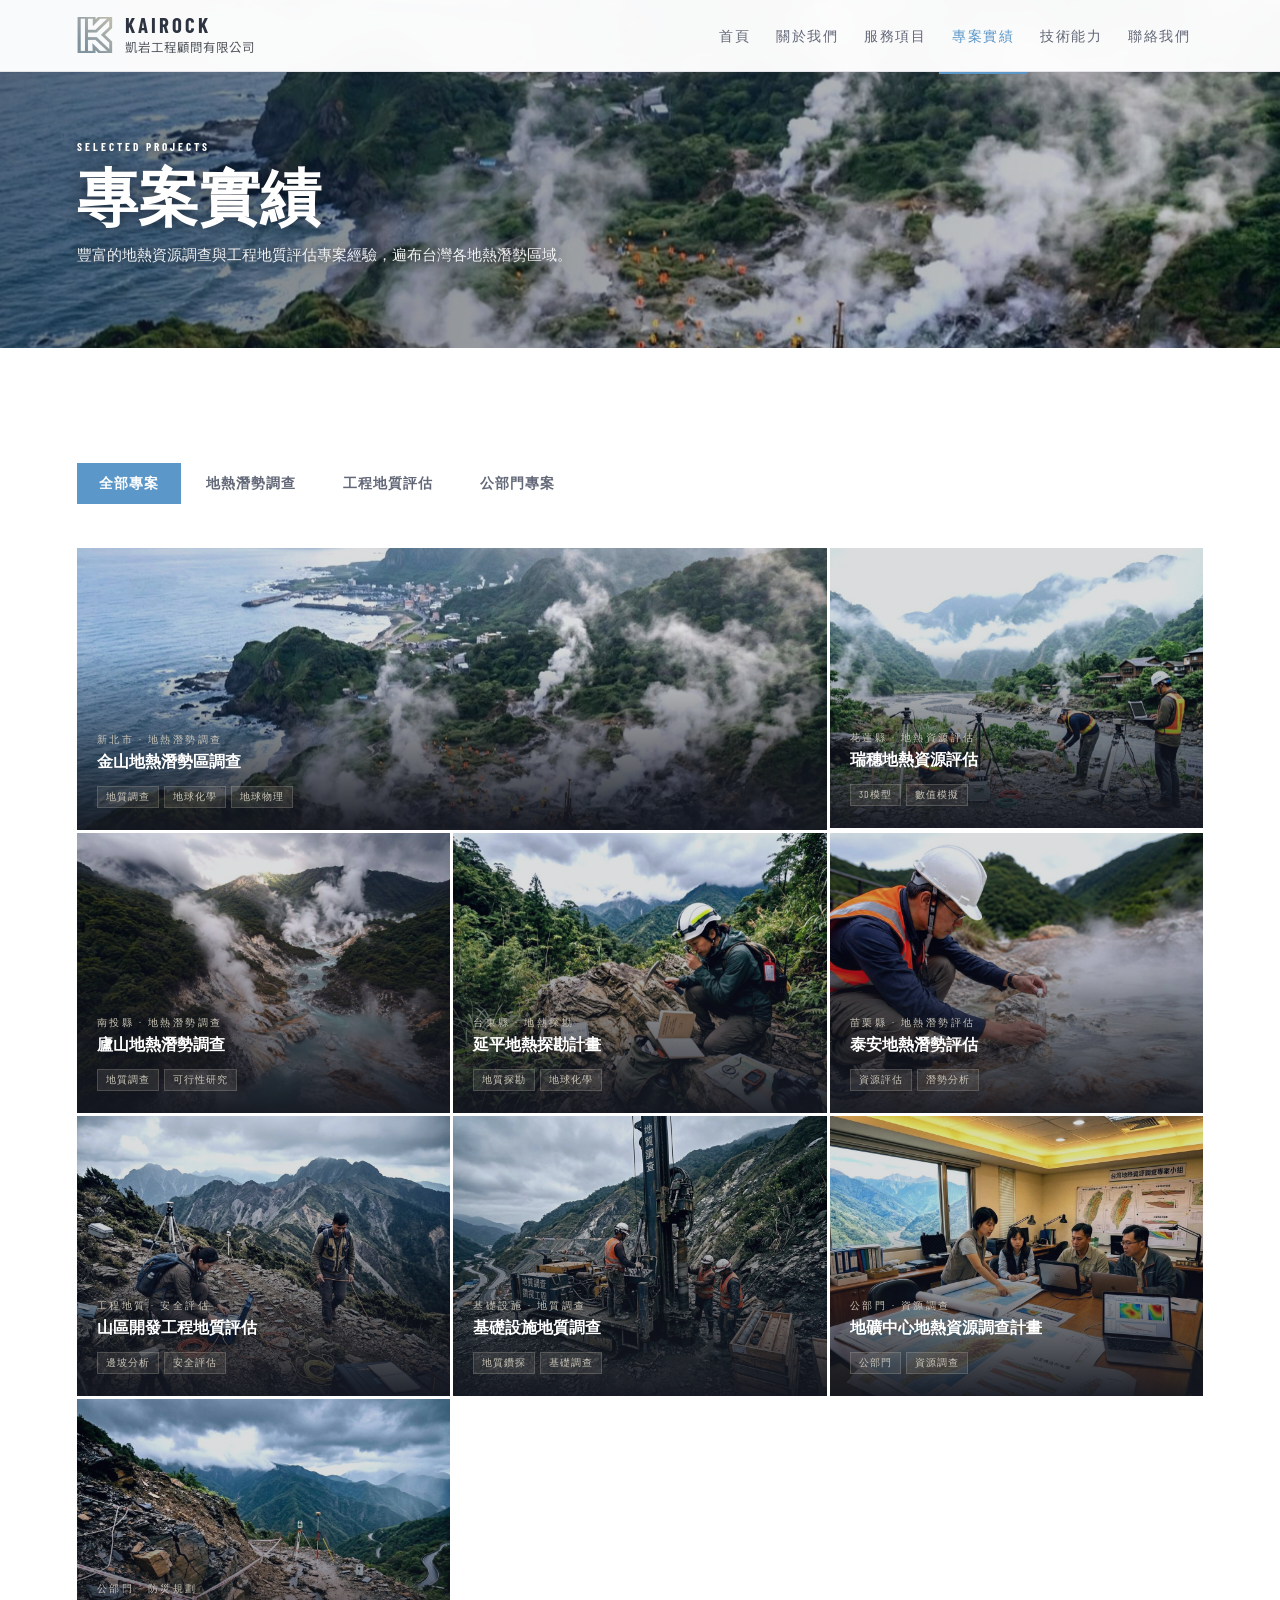
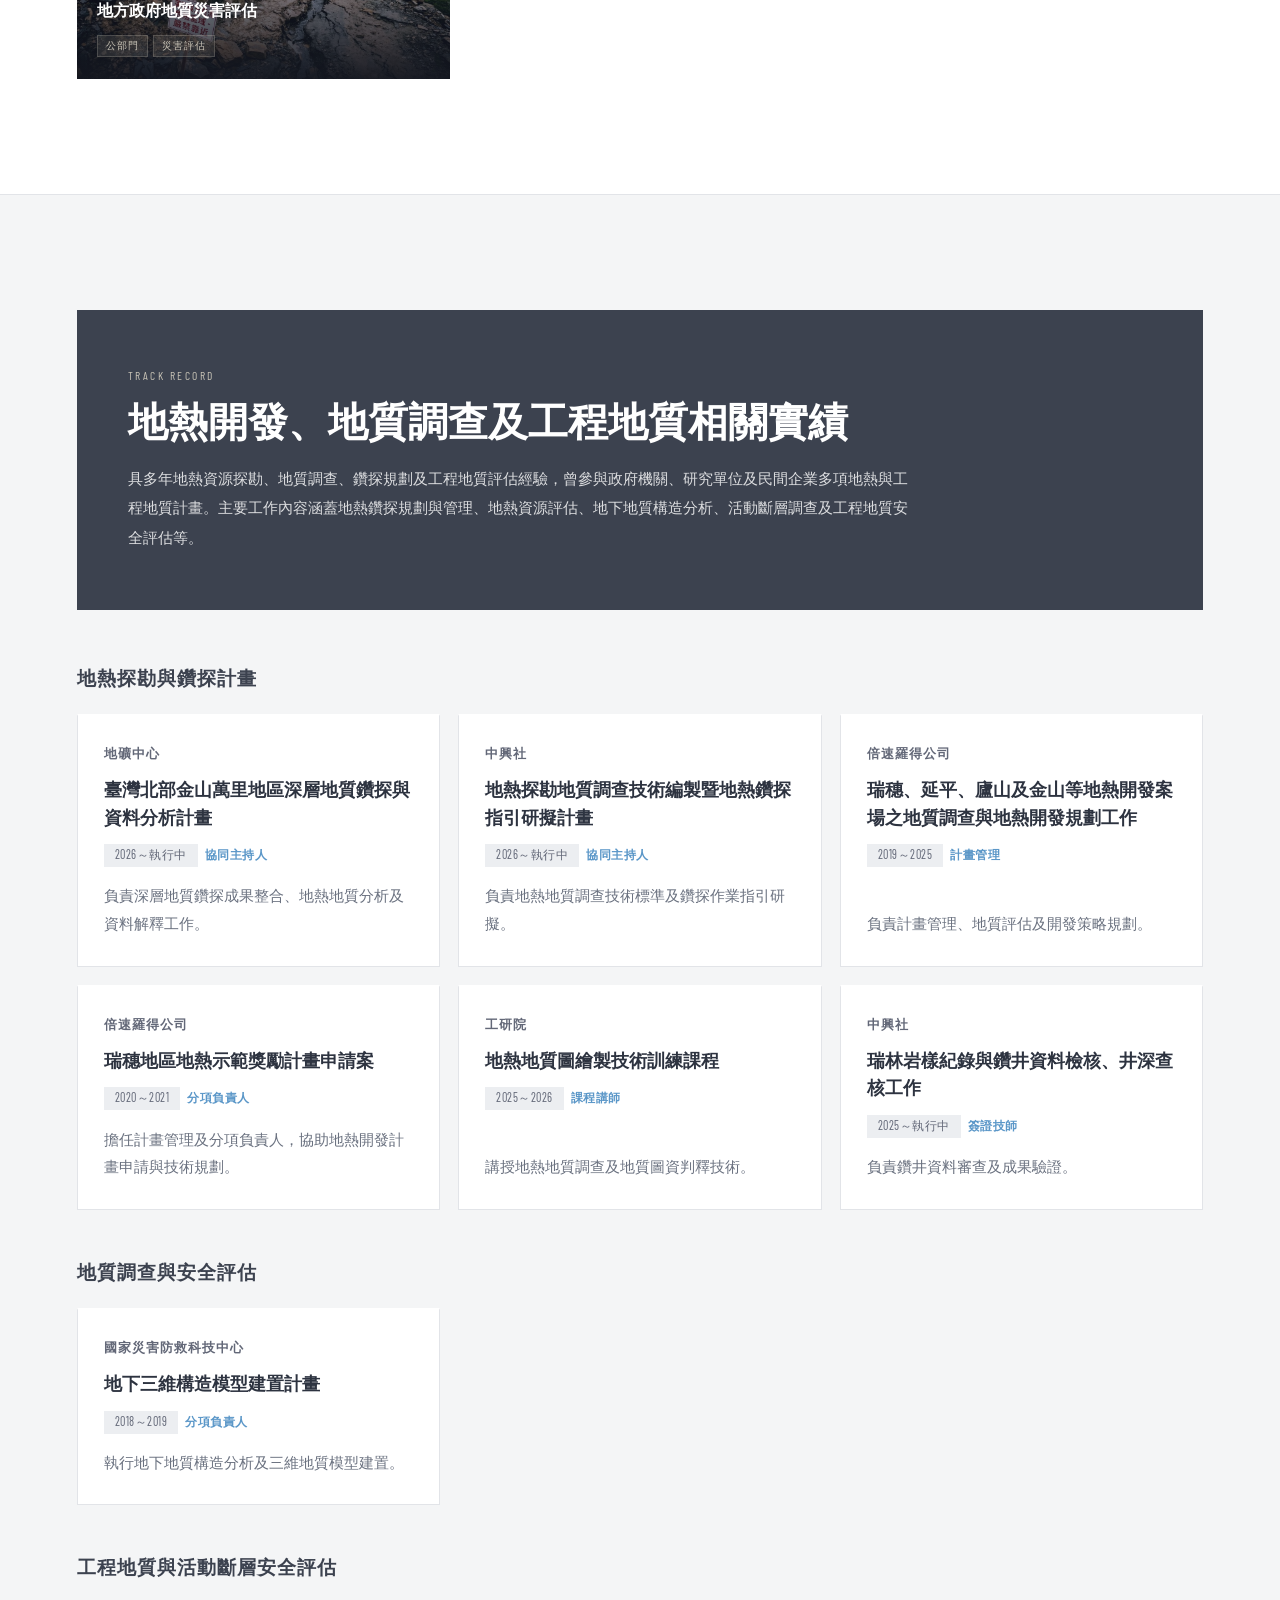
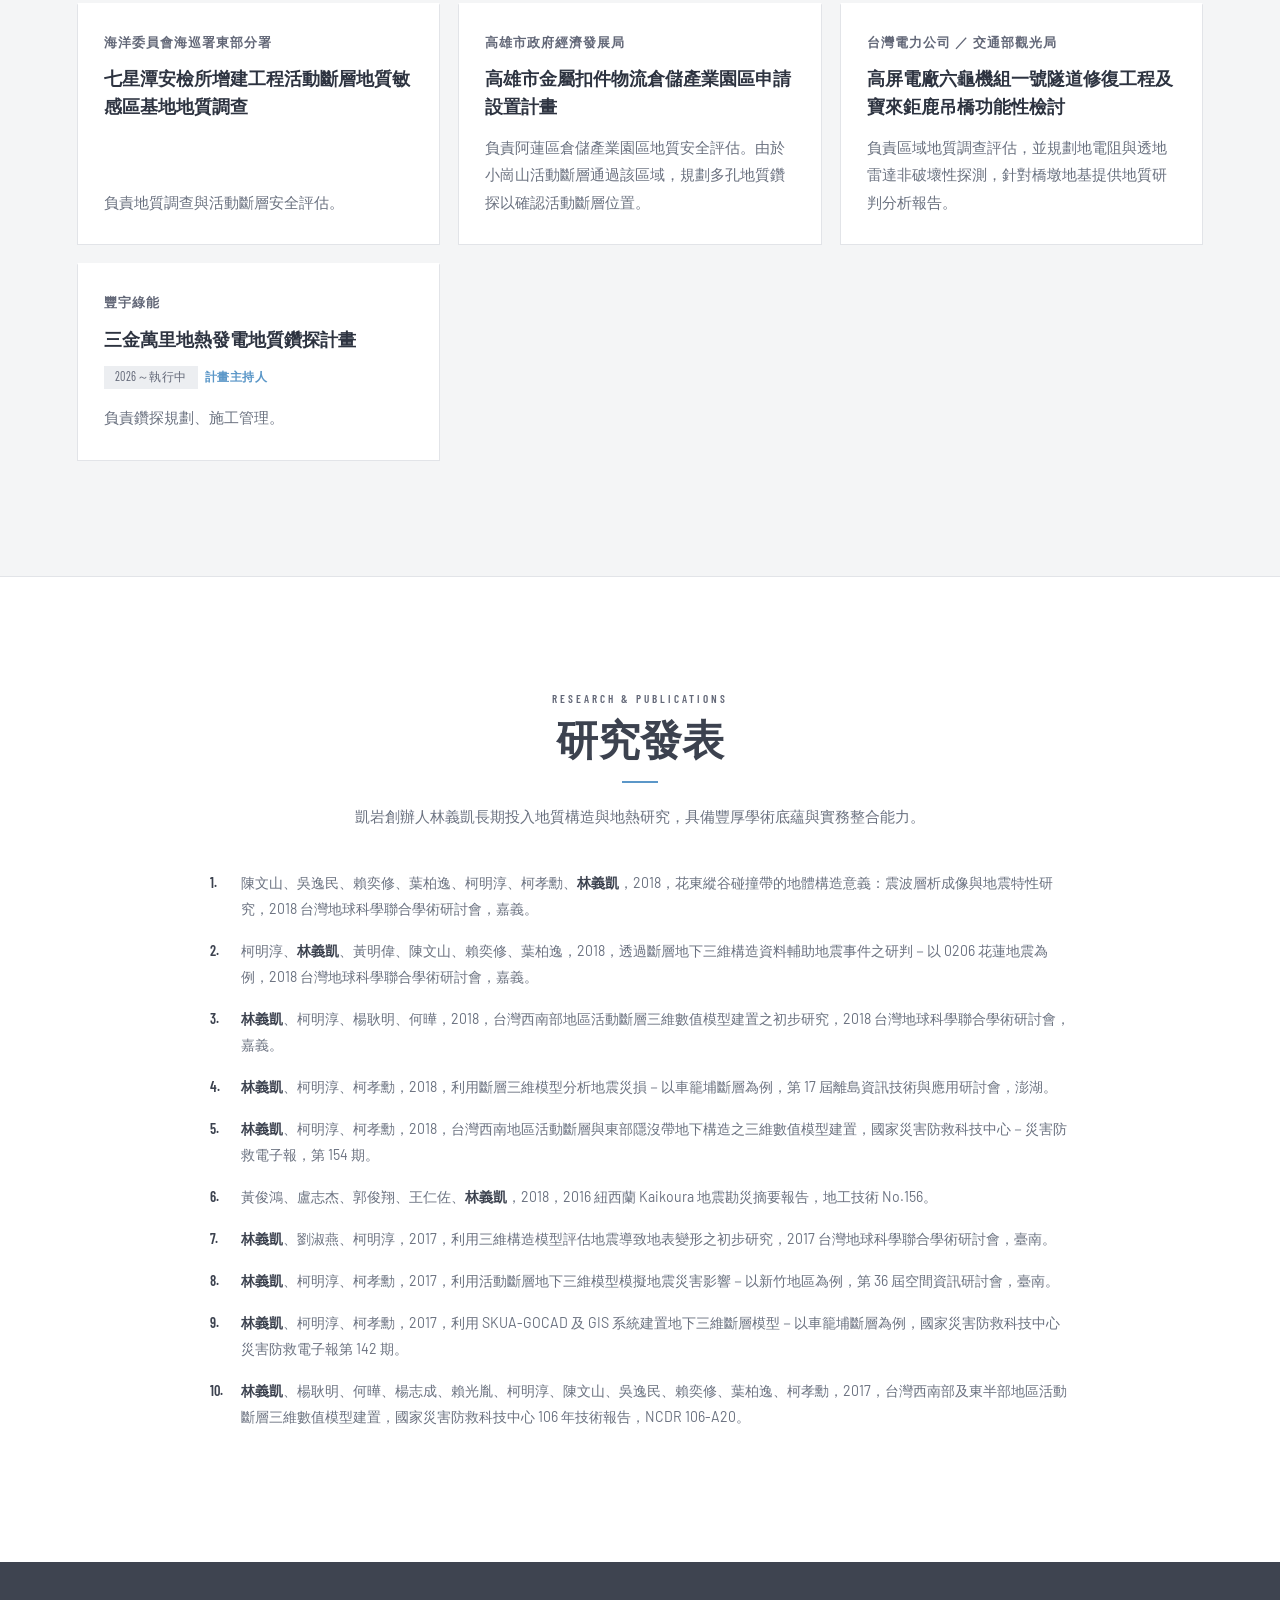
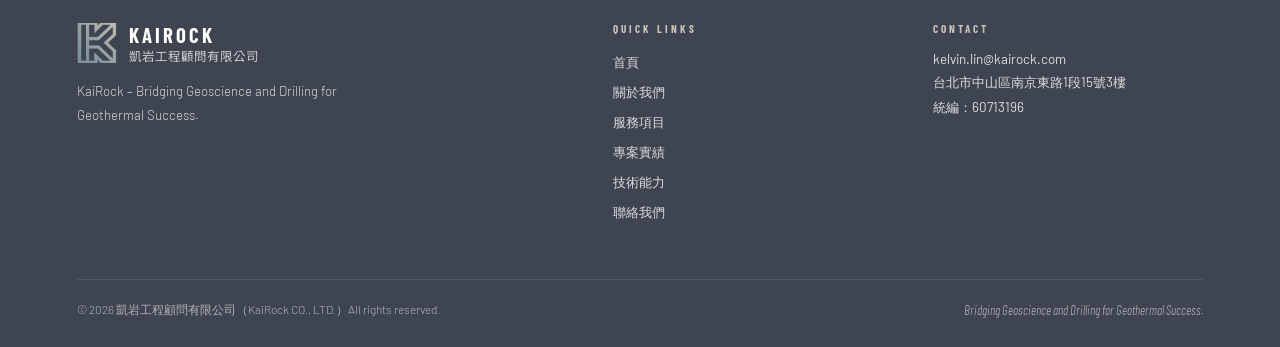
<file: projects.html>
<!DOCTYPE html>
<html lang="zh-TW">
<head>
<meta charset="UTF-8"><meta name="viewport" content="width=device-width, initial-scale=1.0">
<title>專案實績 — 凱岩工程顧問 KaiRock CO., LTD.</title>
<link rel="icon" type="image/png" href="favicon.png">
<link rel="apple-touch-icon" href="favicon.png">
<link rel="canonical" href="https://kairock.com/projects.html">
<meta name="description" content="豐富的地熱資源調查與工程地質評估案例，遍布台灣北中南各地熱潛勢區，包含金山、瑞穗、延平、泰安、廬山等重要地區。">
<meta name="keywords" content="地熱調查案例,地熱潛勢,金山地熱,瑞穗地熱,延平地熱,工程地質案例,凱岩專案">
<meta property="og:type" content="website">
<meta property="og:url" content="https://kairock.com/projects.html">
<meta property="og:title" content="專案實績 — 凱岩工程顧問 KaiRock CO., LTD.">
<meta property="og:description" content="豐富的地熱資源調查與工程地質評估案例，遍布台灣北中南各地熱潛勢區，包含金山、瑞穗、延平、泰安、廬山等重要地區。">
<meta property="og:image" content="https://kairock.com/img/proj_jinshan.jpg">
<meta property="og:site_name" content="凱岩工程顧問 KaiRock CO., LTD.">
<meta name="twitter:card" content="summary_large_image">
<meta name="twitter:title" content="專案實績 — 凱岩工程顧問 KaiRock CO., LTD.">
<meta name="twitter:description" content="豐富的地熱資源調查與工程地質評估案例，遍布台灣北中南各地熱潛勢區，包含金山、瑞穗、延平、泰安、廬山等重要地區。">
<link rel="preconnect" href="https://fonts.googleapis.com"><link rel="preconnect" href="https://fonts.gstatic.com" crossorigin><link rel="stylesheet" media="print" onload="this.media='all'" href="https://fonts.googleapis.com/css2?family=Noto+Sans+TC:wght@300;400;500&family=Barlow+Condensed:wght@400;500;600;700;800;900&family=Barlow:wght@300;400;500;600&display=swap"><noscript><link rel="stylesheet" href="https://fonts.googleapis.com/css2?family=Noto+Sans+TC:wght@300;400;500&family=Barlow+Condensed:wght@400;500;600;700;800;900&family=Barlow:wght@300;400;500;600&display=swap"></noscript><link rel="stylesheet" href="shared.css">
<style>
.proj-sec{padding:clamp(68px,9vw,120px) 6%;}
.filter-bar{display:flex;gap:3px;margin-bottom:44px;flex-wrap:wrap;}
.ftab{padding:11px 22px;background:var(--bg);font-family:'Barlow Condensed',sans-serif;font-size:0.88rem;font-weight:600;letter-spacing:1px;border:none;cursor:pointer;color:var(--mid);transition:0.2s;}
.ftab.active,.ftab:hover{background:var(--accent);color:#fff;}
.pg-grid{display:grid;grid-template-columns:repeat(3,1fr);gap:3px;}
.pg-card{position:relative;overflow:hidden;cursor:pointer;background:var(--dark);aspect-ratio:4/3;}
.pg-card.wide{grid-column:span 2;aspect-ratio:8/3;}
.pg-card img{position:absolute;inset:0;width:100%;height:100%;object-fit:cover;display:block;transition:transform 0.5s;filter:grayscale(12%);}
.pg-card:hover img{transform:scale(1.06);}
.pg-ov{position:absolute;inset:0;background:linear-gradient(to top,rgba(20,23,32,0.95) 0%,rgba(20,23,32,0.15) 65%);z-index:1;transition:background 0.35s;}
.pg-body{position:absolute;bottom:0;left:0;right:0;padding:22px 20px;z-index:2;}
.pg-loc{font-family:'Barlow Condensed',sans-serif;font-weight:500;font-size:0.63rem;color:var(--light);letter-spacing:2.5px;text-transform:uppercase;margin-bottom:4px;}
.pg-name{font-family:'Barlow Condensed',sans-serif;font-weight:700;font-size:1rem;color:#fff;margin-bottom:6px;}
.pg-desc{font-size:0.82rem;color:rgba(255,255,255,0.92);line-height:1.6;max-height:0;overflow:hidden;transition:max-height 0.4s;}
.pg-card:hover .pg-desc{max-height:200px;}
.pg-card:hover .pg-ov{background:linear-gradient(to top,rgba(10,13,20,0.97) 0%,rgba(10,13,20,0.75) 50%,rgba(10,13,20,0.35) 100%);}.pg-tags{display:flex;gap:5px;flex-wrap:wrap;margin-top:7px;}
.ptag{font-family:'Barlow Condensed',sans-serif;font-size:0.63rem;letter-spacing:1px;text-transform:uppercase;background:rgba(201,196,183,0.12);border:1px solid rgba(201,196,183,0.22);color:var(--light);padding:3px 8px;}
@media(max-width:900px){.pg-grid{grid-template-columns:1fr 1fr;}.pg-card.wide{grid-column:span 2;}}
@media(max-width:560px){.pg-grid{grid-template-columns:1fr;}.pg-card.wide{grid-column:span 1;aspect-ratio:4/3;}}
/* === 實績區（Track Record） === */
.cred-sec{padding:clamp(68px,9vw,120px) 6%;background:#F4F5F6;border-top:1px solid var(--border);}
.cred-h2{font-family:'Barlow Condensed',sans-serif;font-weight:900;font-size:clamp(1.7rem,3.5vw,2.6rem);color:var(--deep);line-height:1.15;margin-bottom:18px;}
.cred-intro{max-width:840px;font-size:0.95rem;line-height:2;color:var(--muted);margin-bottom:56px;}
.cred-grp{margin-bottom:50px;}
.cred-grp:last-child{margin-bottom:0;}
.cred-grp-h{display:flex;align-items:baseline;gap:12px;margin-bottom:22px;}
.cred-grp-h .t{font-family:'Barlow Condensed',sans-serif;font-weight:700;font-size:1.2rem;letter-spacing:1px;color:var(--deep);}
.cred-grp-h .n{font-size:0.72rem;font-weight:500;color:var(--mid);letter-spacing:1px;}
.cred-grid{display:grid;grid-template-columns:repeat(3,1fr);gap:18px;}
.cred-card{background:#ffffff;padding:28px 26px;display:flex;flex-direction:column;border:1px solid var(--border);border-top:2px solid transparent;transition:transform .25s,box-shadow .25s,border-top-color .25s;}
.cred-card:hover{transform:translateY(-3px);box-shadow:0 8px 28px rgba(91,151,200,0.14);border-top-color:var(--accent);}
.cred-card .client{font-family:'Barlow Condensed',sans-serif;font-size:0.8rem;letter-spacing:1px;text-transform:uppercase;color:var(--mid);font-weight:600;margin-bottom:13px;line-height:1.5;}
.cred-card .ct{font-weight:600;font-size:1.12rem;color:var(--text);line-height:1.55;margin-bottom:13px;}
.cred-card .chips{display:flex;flex-wrap:wrap;gap:7px;margin-bottom:15px;}
.cred-card .chips span{font-family:'Barlow Condensed',sans-serif;font-size:0.76rem;letter-spacing:0.5px;color:var(--mid);background:#ECEEF1;padding:3px 11px;}
.cred-card .chips span.role{color:var(--accent);font-weight:700;background:transparent;padding-left:0;}
.cred-card .cd{font-size:0.93rem;color:var(--muted);line-height:1.85;margin-top:auto;}
/* 地熱潛勢區總覽橫幅 */
.cred-geo{margin:0 0 56px;background:var(--deep);color:#fff;padding:clamp(40px,4.5vw,58px) clamp(32px,4vw,56px);}
.cred-geo .glabel{font-family:'Barlow Condensed',sans-serif;font-size:0.72rem;letter-spacing:2.5px;text-transform:uppercase;color:var(--light);margin-bottom:14px;}
.cred-geo-title{font-family:'Barlow Condensed',sans-serif;font-weight:900;font-size:clamp(1.7rem,3.2vw,2.5rem);line-height:1.2;margin:0 0 20px;color:#fff;}
.cred-geo h3{font-family:'Barlow Condensed',sans-serif;font-weight:800;font-size:clamp(1.4rem,2.6vw,2rem);line-height:1.25;margin-bottom:18px;color:#fff;}
.cred-regions{display:flex;flex-wrap:wrap;gap:8px;}
.cred-regions span{font-family:'Barlow Condensed',sans-serif;font-size:0.8rem;letter-spacing:1px;color:#fff;border:1px solid rgba(255,255,255,0.28);padding:6px 14px;}
.cred-geo p{font-size:0.92rem;line-height:2;color:rgba(255,255,255,0.82);max-width:780px;}
@media(max-width:900px){.cred-grid{grid-template-columns:1fr 1fr;}.cred-geo{grid-template-columns:1fr;gap:26px;}}
@media(max-width:560px){.cred-grid{grid-template-columns:1fr;}}
/* 研究發表 */
.pub-sec{padding:clamp(68px,9vw,128px) 6%;background:var(--bg);border-top:1px solid var(--border);}
.pub-inner{max-width:860px;margin:0 auto;}
.pub-hdr{text-align:center;margin-bottom:40px;}
.pub-sub{font-size:0.93rem;color:var(--muted);line-height:1.8;text-align:center;}
.pub-list{list-style:none;padding-left:0;counter-reset:pub-counter;}
.pub-list li{font-size:0.88rem;color:var(--muted);line-height:1.85;margin-bottom:16px;padding-left:2.2em;position:relative;counter-increment:pub-counter;}
.pub-list li::before{content:counter(pub-counter) ".";position:absolute;left:0;color:var(--deep);font-weight:600;font-family:'Barlow Condensed',sans-serif;font-size:0.9rem;}
.pub-list li strong{color:var(--deep);}
@media(max-width:680px){.pub-sec{padding:60px 6%;}}
</style>
<!-- Google tag (gtag.js) -->
<script async src="https://www.googletagmanager.com/gtag/js?id=G-C5F2FSPGDX"></script>
<script>
  window.dataLayer = window.dataLayer || [];
  function gtag(){dataLayer.push(arguments);}
  gtag("js", new Date());
  gtag("config", "G-C5F2FSPGDX");
</script>
<script src="reveal.js"></script>
<script type="application/ld+json">
{
  "@context": "https://schema.org",
  "@type": "ProfessionalService",
  "name": "凱岩工程顧問有限公司",
  "alternateName": "KaiRock CO., LTD.",
  "url": "https://kairock.com",
  "logo": "https://kairock.com/favicon.png",
  "image": "https://kairock.com/img/hero_bg.jpg",
  "email": "kelvin.lin@kairock.com",
  "telephone": "+886-937-120-376",
  "taxID": "60713196",
  "address": {
    "@type": "PostalAddress",
    "streetAddress": "南京東路1段15號3樓",
    "addressLocality": "中山區",
    "addressRegion": "台北市",
    "addressCountry": "TW"
  },
  "areaServed": "TW",
  "description": "凱岩工程顧問提供地熱資源評估、工程地質調查、鑽井監督與專案管理，依循國際標準支援台灣地熱開發。"
}
</script>
</head>
<body>
<nav>
  <a href="/" class="nav-logo">
    <img class="nav-logo-img" src="favicon.png" alt="KaiRock" onerror="this.src='logo.png'">
    <div class="nav-logo-text"><div class="en">KAIROCK</div><div class="zh">凱岩工程顧問有限公司</div></div>
  </a>
  <div class="nav-links" id="navLinks">
    <a href="/">首頁</a>
    <a href="about.html">關於我們</a>
    <a href="services.html">服務項目</a>
    <a href="projects.html" class="active">專案實績</a>
    <a href="technical.html">技術能力</a>
    <a href="contact.html">聯絡我們</a>
  </div>
  <div class="hamburger" onclick="toggleNav()"><span></span><span></span><span></span></div>
</nav>
<div class="page-hero" style="background:linear-gradient(100deg,rgba(18,24,34,0.60) 0%,rgba(18,24,34,0.40) 50%,rgba(18,24,34,0.18) 100%),url('img/proj_jinshan.jpg') center 55%/cover;"><div class="sec-label">Selected Projects</div><h1>專案實績</h1><p>豐富的地熱資源調查與工程地質評估專案經驗，遍布台灣各地熱潛勢區域。</p></div>
<section class="proj-sec">
  <div class="filter-bar" id="filterBar">
    <button class="ftab active" onclick="filter('all',this)">全部專案</button>
    <button class="ftab" onclick="filter('geothermal',this)">地熱潛勢調查</button>
    <button class="ftab" onclick="filter('engineering',this)">工程地質評估</button>
    <button class="ftab" onclick="filter('government',this)">公部門專案</button>
  </div>
  <div class="pg-grid" id="projGrid">
    <div class="pg-card wide" data-cat="geothermal"><img loading="lazy"  src="img/proj_jinshan.jpg" alt="新北金山地熱潛勢區調查——海岸地熱區空拍與地表鑽探作業"><div class="pg-ov"></div><div class="pg-body"><div class="pg-loc">新北市 · 地熱潛勢調查</div><div class="pg-name">金山地熱潛勢區調查</div><div class="pg-desc">位於大屯火山群延伸影響區，含硫磺泉、碳酸泉等多樣溫泉水質。執行地表地質調查、地球化學分析、地球物理探測，完成地熱資源潛勢評估，評估地熱發電開發可行性。</div><div class="pg-tags"><span class="ptag">地質調查</span><span class="ptag">地球化學</span><span class="ptag">地球物理</span></div></div></div>
    <div class="pg-card" data-cat="geothermal"><img loading="lazy"  src="img/proj_hualien.jpg" alt="花蓮瑞穗地熱資源評估——溪谷地熱區現場地球物理探測作業"><div class="pg-ov"></div><div class="pg-body"><div class="pg-loc">花蓮縣 · 地熱資源評估</div><div class="pg-name">瑞穗地熱資源評估</div><div class="pg-desc">一號井測得 165°C、二號井 174°C 高溫地熱資源。熱源來自近地表高溫變質岩，儲熱層為黑色片岩或板岩。執行地熱示範獎勵申請、鑽井現場管理與地質研判。</div><div class="pg-tags"><span class="ptag">3D模型</span><span class="ptag">數值模擬</span></div></div></div>
    <div class="pg-card" data-cat="geothermal"><img loading="lazy"  src="img/proj_nantou.jpg" alt="南投廬山地熱潛勢調查——高山稜線地球物理測線佈設"><div class="pg-ov"></div><div class="pg-body"><div class="pg-loc">南投縣 · 地熱潛勢調查</div><div class="pg-name">廬山地熱潛勢調查</div><div class="pg-desc">廬山溫泉屬鹼性碳酸泉，斷層系統提供地下熱水上湧通道。執行地表地質調查與地球物理探測，評估深部地熱儲集層條件與發電開發潛力。</div><div class="pg-tags"><span class="ptag">地質調查</span><span class="ptag">可行性研究</span></div></div></div>
    <div class="pg-card" data-cat="geothermal"><img loading="lazy"  src="img/proj_taitung.jpg" alt="台東延平地熱探勘計畫——野外地表地質調查與岩層判釋"><div class="pg-ov"></div><div class="pg-body"><div class="pg-loc">台東縣 · 地熱探勘</div><div class="pg-name">延平地熱探勘計畫</div><div class="pg-desc">位於板塊碰撞帶附近，深部地層蘊藏 150°C 以上高溫地熱資源。區域內發達斷層與裂隙系統是地熱流體上升通道，執行地質調查與地球化學分析，評估開發潛力。</div><div class="pg-tags"><span class="ptag">地質探勘</span><span class="ptag">地球化學</span></div></div></div>
    <div class="pg-card" data-cat="geothermal"><img loading="lazy"  src="img/proj_miaoli.jpg" alt="苗栗泰安地熱潛勢評估——溫泉露頭地球化學水樣採集"><div class="pg-ov"></div><div class="pg-body"><div class="pg-loc">苗栗縣 · 地熱潛勢評估</div><div class="pg-name">泰安地熱潛勢評估</div><div class="pg-desc">整合地質、地球化學與地球物理資料，完成地熱潛勢區劃定。</div><div class="pg-tags"><span class="ptag">資源評估</span><span class="ptag">潛勢分析</span></div></div></div>
    <div class="pg-card" data-cat="engineering"><img loading="lazy"  src="img/proj_engineering.jpg" alt="山區開發工程地質評估——邊坡穩定分析與基礎地質調查"><div class="pg-ov"></div><div class="pg-body"><div class="pg-loc">工程地質 · 安全評估</div><div class="pg-name">山區開發工程地質評估</div><div class="pg-desc">邊坡穩定分析、基礎調查、地質災害評估，確保工程安全。</div><div class="pg-tags"><span class="ptag">邊坡分析</span><span class="ptag">安全評估</span></div></div></div>
    <div class="pg-card" data-cat="engineering"><img loading="lazy"  src="img/proj_infra.jpg" alt="基礎設施地質調查——地質鑽探與場址土壤試驗作業"><div class="pg-ov"></div><div class="pg-body"><div class="pg-loc">基礎設施 · 地質調查</div><div class="pg-name">基礎設施地質調查</div><div class="pg-desc">執行地質鑽探與土壤試驗，提供基礎設計建議。</div><div class="pg-tags"><span class="ptag">地質鑽探</span><span class="ptag">基礎調查</span></div></div></div>
    <div class="pg-card" data-cat="government"><img loading="lazy"  src="img/proj_energy.jpg" alt="能源局地熱資源調查計畫——全國地熱潛勢資源評估"><div class="pg-ov"></div><div class="pg-body"><div class="pg-loc">公部門 · 資源調查</div><div class="pg-name">地礦中心地熱資源調查計畫</div><div class="pg-desc">協助政府部門執行全國地熱資源調查與評估工作。</div><div class="pg-tags"><span class="ptag">公部門</span><span class="ptag">資源調查</span></div></div></div>
    <div class="pg-card" data-cat="government"><img loading="lazy"  src="img/proj_disaster.jpg" alt="地方政府地質災害評估——地質災害潛勢調查與防災規劃"><div class="pg-ov"></div><div class="pg-body"><div class="pg-loc">公部門 · 防災規劃</div><div class="pg-name">地方政府地質災害評估</div><div class="pg-desc">協助地方政府進行地質災害潛勢評估與防災規劃。</div><div class="pg-tags"><span class="ptag">公部門</span><span class="ptag">災害評估</span></div></div></div>
  </div>
</section>
<section class="cred-sec">
  <div class="cred-geo">
    <div>
      <div class="glabel">Track Record</div>
      <h2 class="cred-geo-title">地熱開發、地質調查及工程地質相關實績</h2>
    </div>
    <div>
      <p>具多年地熱資源探勘、地質調查、鑽探規劃及工程地質評估經驗，曾參與政府機關、研究單位及民間企業多項地熱與工程地質計畫。主要工作內容涵蓋地熱鑽探規劃與管理、地熱資源評估、地下地質構造分析、活動斷層調查及工程地質安全評估等。</p>
    </div>
  </div>

  <div class="cred-grp">
    <div class="cred-grp-h"><span class="t">地熱探勘與鑽探計畫</span></div>
    <div class="cred-grid">
      <div class="cred-card">
        <div class="client">地礦中心</div>
        <div class="ct">臺灣北部金山萬里地區深層地質鑽探與資料分析計畫</div>
        <div class="chips"><span>2026～執行中</span><span class="role">協同主持人</span></div>
        <div class="cd">負責深層地質鑽探成果整合、地熱地質分析及資料解釋工作。</div>
      </div>
      <div class="cred-card">
        <div class="client">中興社</div>
        <div class="ct">地熱探勘地質調查技術編製暨地熱鑽探指引研擬計畫</div>
        <div class="chips"><span>2026～執行中</span><span class="role">協同主持人</span></div>
        <div class="cd">負責地熱地質調查技術標準及鑽探作業指引研擬。</div>
      </div>
      <div class="cred-card">
        <div class="client">倍速羅得公司</div>
        <div class="ct">瑞穗、延平、廬山及金山等地熱開發案場之地質調查與地熱開發規劃工作</div>
        <div class="chips"><span>2019～2025</span><span class="role">計畫管理</span></div>
        <div class="cd">負責計畫管理、地質評估及開發策略規劃。</div>
      </div>
      <div class="cred-card">
        <div class="client">倍速羅得公司</div>
        <div class="ct">瑞穗地區地熱示範獎勵計畫申請案</div>
        <div class="chips"><span>2020～2021</span><span class="role">分項負責人</span></div>
        <div class="cd">擔任計畫管理及分項負責人，協助地熱開發計畫申請與技術規劃。</div>
      </div>
      <div class="cred-card">
        <div class="client">工研院</div>
        <div class="ct">地熱地質圖繪製技術訓練課程</div>
        <div class="chips"><span>2025～2026</span><span class="role">課程講師</span></div>
        <div class="cd">講授地熱地質調查及地質圖資判釋技術。</div>
      </div>
      <div class="cred-card">
        <div class="client">中興社</div>
        <div class="ct">瑞林岩樣紀錄與鑽井資料檢核、井深查核工作</div>
        <div class="chips"><span>2025～執行中</span><span class="role">簽證技師</span></div>
        <div class="cd">負責鑽井資料審查及成果驗證。</div>
      </div>
    </div>
  </div>

  <div class="cred-grp">
    <div class="cred-grp-h"><span class="t">地質調查與安全評估</span></div>
    <div class="cred-grid">
      <div class="cred-card">
        <div class="client">國家災害防救科技中心</div>
        <div class="ct">地下三維構造模型建置計畫</div>
        <div class="chips"><span>2018～2019</span><span class="role">分項負責人</span></div>
        <div class="cd">執行地下地質構造分析及三維地質模型建置。</div>
      </div>
    </div>
  </div>

  <div class="cred-grp">
    <div class="cred-grp-h"><span class="t">工程地質與活動斷層安全評估</span></div>
    <div class="cred-grid">
      <div class="cred-card">
        <div class="client">海洋委員會海巡署東部分署</div>
        <div class="ct">七星潭安檢所增建工程活動斷層地質敏感區基地地質調查</div>
        <div class="cd">負責地質調查與活動斷層安全評估。</div>
      </div>
      <div class="cred-card">
        <div class="client">高雄市政府經濟發展局</div>
        <div class="ct">高雄市金屬扣件物流倉儲產業園區申請設置計畫</div>
        <div class="cd">負責阿蓮區倉儲產業園區地質安全評估。由於小崗山活動斷層通過該區域，規劃多孔地質鑽探以確認活動斷層位置。</div>
      </div>
      <div class="cred-card">
        <div class="client">台灣電力公司 ／ 交通部觀光局</div>
        <div class="ct">高屏電廠六龜機組一號隧道修復工程及寶來鉅鹿吊橋功能性檢討</div>
        <div class="cd">負責區域地質調查評估，並規劃地電阻與透地雷達非破壞性探測，針對橋墩地基提供地質研判分析報告。</div>
      </div>
      <div class="cred-card">
        <div class="client">豐宇綠能</div>
        <div class="ct">三金萬里地熱發電地質鑽探計畫</div>
        <div class="chips"><span>2026～執行中</span><span class="role">計畫主持人</span></div>
        <div class="cd">負責鑽探規劃、施工管理。</div>
      </div>
    </div>
  </div>
</section>
<div class="pub-sec">
  <div class="pub-inner">
    <div class="pub-hdr">
      <span class="sec-label">Research &amp; Publications</span>
      <h2 class="cred-h2">研究發表</h2>
      <div style="width:36px;height:2px;background:var(--accent);margin:12px auto 20px;"></div>
      <p class="pub-sub">凱岩創辦人林義凱長期投入地質構造與地熱研究，具備豐厚學術底蘊與實務整合能力。</p>
    </div>
    <ol class="pub-list">
      <li>陳文山、吳逸民、賴奕修、葉柏逸、柯明淳、柯孝勳、<strong>林義凱</strong>，2018，花東縱谷碰撞帶的地體構造意義：震波層析成像與地震特性研究，2018 台灣地球科學聯合學術研討會，嘉義。</li>
      <li>柯明淳、<strong>林義凱</strong>、黃明偉、陳文山、賴奕修、葉柏逸，2018，透過斷層地下三維構造資料輔助地震事件之研判－以 0206 花蓮地震為例，2018 台灣地球科學聯合學術研討會，嘉義。</li>
      <li><strong>林義凱</strong>、柯明淳、楊耿明、何曄，2018，台灣西南部地區活動斷層三維數值模型建置之初步研究，2018 台灣地球科學聯合學術研討會，嘉義。</li>
      <li><strong>林義凱</strong>、柯明淳、柯孝勳，2018，利用斷層三維模型分析地震災損－以車籠埔斷層為例，第 17 屆離島資訊技術與應用研討會，澎湖。</li>
      <li><strong>林義凱</strong>、柯明淳、柯孝勳，2018，台灣西南地區活動斷層與東部隱沒帶地下構造之三維數值模型建置，國家災害防救科技中心－災害防救電子報，第 154 期。</li>
      <li>黃俊鴻、盧志杰、郭俊翔、王仁佐、<strong>林義凱</strong>，2018，2016 紐西蘭 Kaikoura 地震勘災摘要報告，地工技術 No.156。</li>
      <li><strong>林義凱</strong>、劉淑燕、柯明淳，2017，利用三維構造模型評估地震導致地表變形之初步研究，2017 台灣地球科學聯合學術研討會，臺南。</li>
      <li><strong>林義凱</strong>、柯明淳、柯孝勳，2017，利用活動斷層地下三維模型模擬地震災害影響－以新竹地區為例，第 36 屆空間資訊研討會，臺南。</li>
      <li><strong>林義凱</strong>、柯明淳、柯孝勳，2017，利用 SKUA-GOCAD 及 GIS 系統建置地下三維斷層模型－以車籠埔斷層為例，國家災害防救科技中心災害防救電子報第 142 期。</li>
      <li><strong>林義凱</strong>、楊耿明、何曄、楊志成、賴光胤、柯明淳、陳文山、吳逸民、賴奕修、葉柏逸、柯孝勳，2017，台灣西南部及東半部地區活動斷層三維數值模型建置，國家災害防救科技中心 106 年技術報告，NCDR 106-A20。</li>
    </ol>
  </div>
</div>
<footer>
  <div class="footer-inner">
    <div class="footer-grid">
      <div class="footer-brand">
        <div class="footer-logo-row">
          <img class="footer-logo-img" src="favicon.png" alt="KaiRock" onerror="this.src='logo.png'">
          <div><div class="en">KAIROCK</div><div class="zh">凱岩工程顧問有限公司</div></div>
        </div>
        <p>KaiRock – Bridging Geoscience and Drilling for Geothermal Success.</p>
      </div>
      <div class="footer-col"><h4>Quick Links</h4><ul><li><a href="/">首頁</a></li><li><a href="about.html">關於我們</a></li><li><a href="services.html">服務項目</a></li><li><a href="projects.html">專案實績</a></li><li><a href="technical.html">技術能力</a></li><li><a href="contact.html">聯絡我們</a></li></ul></div>
      <div class="footer-col"><h4>Contact</h4><p>kelvin.lin@kairock.com</p><p style="margin-top:6px;">台北市中山區南京東路1段15號3樓</p><p style="margin-top:6px;">統編：60713196</p></div>
    </div>
    <div class="footer-bottom"><p>© 2026 凱岩工程顧問有限公司（KaiRock CO., LTD.）All rights reserved.</p><div class="footer-slogan">Bridging Geoscience and Drilling for Geothermal Success.</div></div>
  </div>
</footer>
<script>
function toggleNav(){ document.getElementById('navLinks').classList.toggle('open'); }
function filter(cat, btn){
  document.querySelectorAll('.ftab').forEach(t => t.classList.remove('active'));
  btn.classList.add('active');
  document.querySelectorAll('.pg-card').forEach(c => {
    c.style.display = (cat === 'all' || c.dataset.cat === cat) ? '' : 'none';
  });
}
</script>
</body>
</html>
</file>
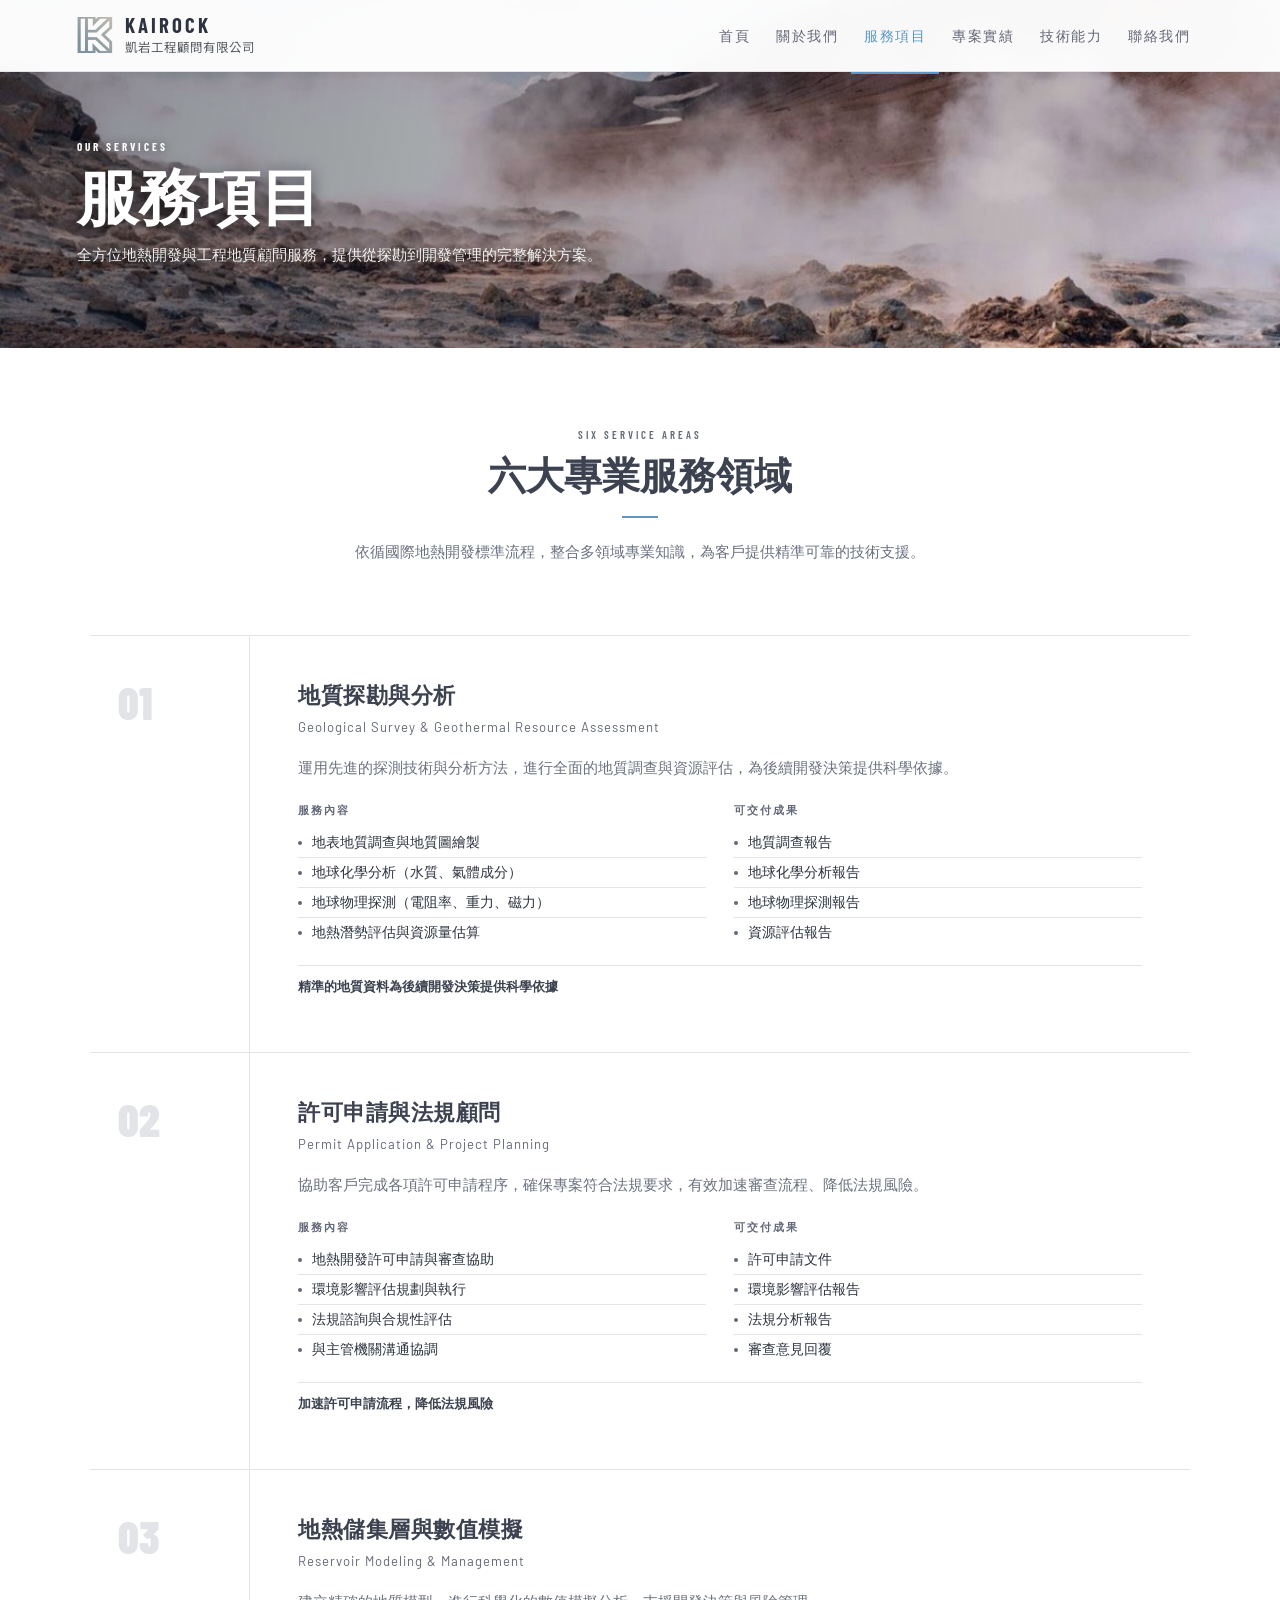
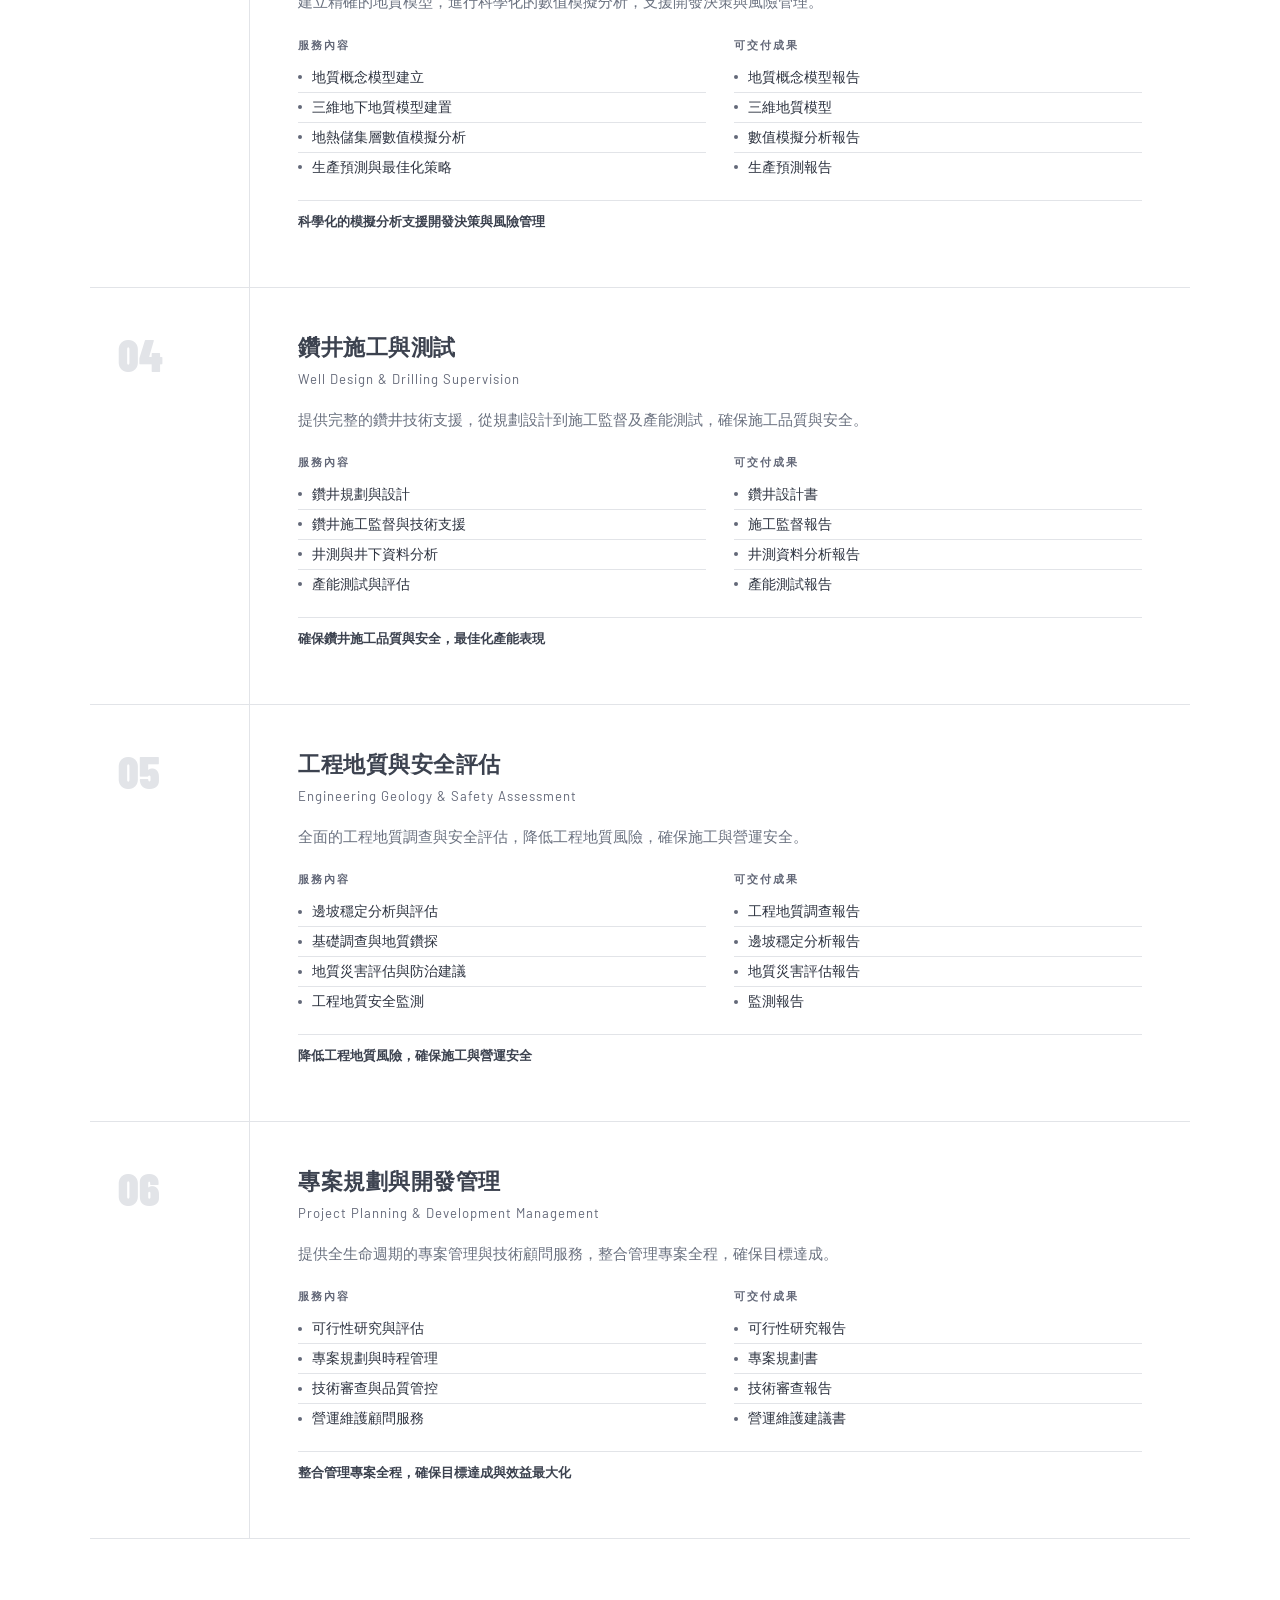
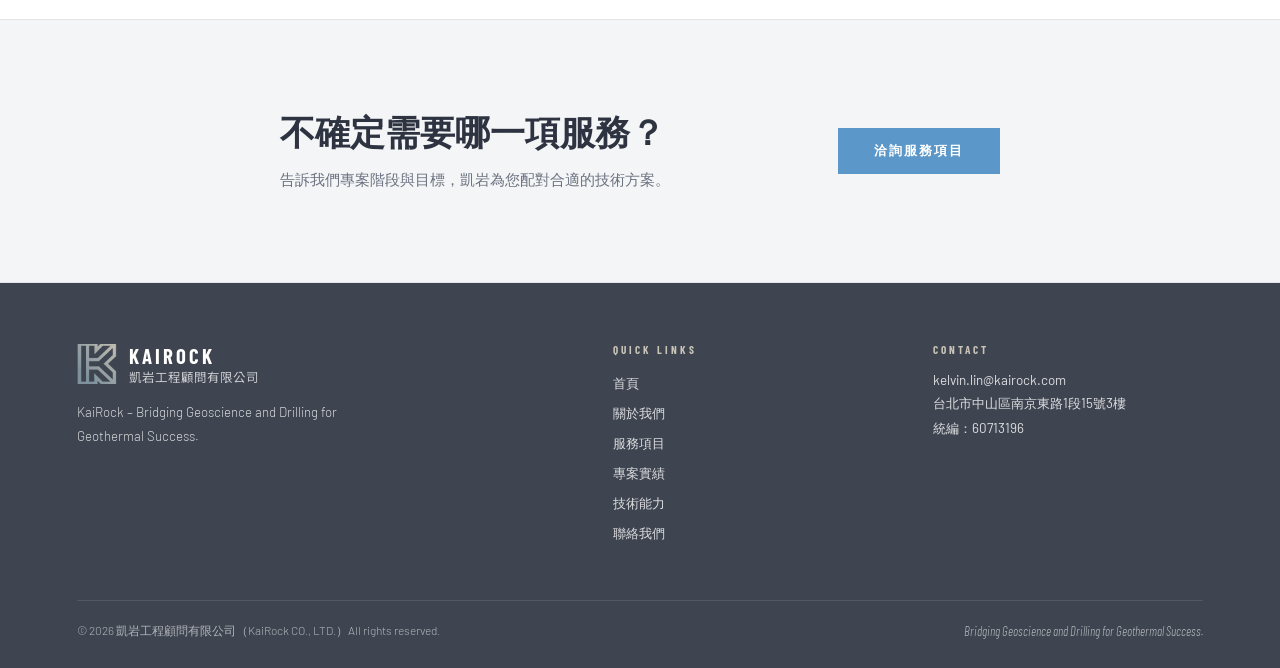
<file: services.html>
<!DOCTYPE html>
<html lang="zh-TW">
<head>
<meta charset="UTF-8"><meta name="viewport" content="width=device-width, initial-scale=1.0">
<title>服務項目 — 凱岩工程顧問 KaiRock CO., LTD.</title>
<link rel="icon" type="image/png" href="favicon.png">
<link rel="apple-touch-icon" href="favicon.png">
<link rel="canonical" href="https://kairock.com/services.html">
<meta name="description" content="六大專業服務：地質探勘與分析、地熱儲層模擬、鑽井施工與測試、工程地質評估、許可申請法規顧問、專案規劃與開發管理。">
<meta name="keywords" content="地質探勘,地熱儲層模擬,鑽井監督,工程地質評估,地熱許可,凱岩服務">
<meta property="og:type" content="website">
<meta property="og:url" content="https://kairock.com/services.html">
<meta property="og:title" content="服務項目 — 凱岩工程顧問 KaiRock CO., LTD.">
<meta property="og:description" content="六大專業服務：地質探勘與分析、地熱儲層模擬、鑽井施工與測試、工程地質評估、許可申請法規顧問、專案規劃與開發管理。">
<meta property="og:image" content="https://kairock.com/img/hero_bg.jpg">
<meta property="og:site_name" content="凱岩工程顧問 KaiRock CO., LTD.">
<meta name="twitter:card" content="summary_large_image">
<meta name="twitter:title" content="服務項目 — 凱岩工程顧問 KaiRock CO., LTD.">
<meta name="twitter:description" content="六大專業服務：地質探勘與分析、地熱儲層模擬、鑽井施工與測試、工程地質評估、許可申請法規顧問、專案規劃與開發管理。">
<link rel="preconnect" href="https://fonts.googleapis.com"><link rel="preconnect" href="https://fonts.gstatic.com" crossorigin><link rel="stylesheet" media="print" onload="this.media='all'" href="https://fonts.googleapis.com/css2?family=Noto+Sans+TC:wght@300;400;500&family=Barlow+Condensed:wght@400;500;600;700;800;900&family=Barlow:wght@300;400;500;600&display=swap"><noscript><link rel="stylesheet" href="https://fonts.googleapis.com/css2?family=Noto+Sans+TC:wght@300;400;500&family=Barlow+Condensed:wght@400;500;600;700;800;900&family=Barlow:wght@300;400;500;600&display=swap"></noscript><link rel="stylesheet" href="shared.css">
<style>
.svc-wrap{max-width:1100px;margin:0 auto;padding:80px 0;}
.svc-intro{max-width:620px;margin:0 auto 70px;text-align:center;}
.svc-intro-h{font-family:'Barlow Condensed',sans-serif;font-weight:800;font-size:clamp(1.8rem,3vw,2.6rem);text-transform:uppercase;color:var(--deep);margin-bottom:12px;}
.svc-intro-lbl{font-family:'Barlow Condensed',sans-serif;font-weight:600;font-size:0.68rem;letter-spacing:3px;text-transform:uppercase;color:var(--mid);display:block;margin-bottom:10px;}
.svc-intro-rule{width:36px;height:2px;background:var(--accent);margin:14px auto 20px;}
.svc-intro p{font-weight:400;font-size:0.93rem;color:var(--muted);line-height:1.8;}
.svc-list{display:flex;flex-direction:column;}
.svc-item{display:grid;grid-template-columns:160px 1fr;border-top:1px solid var(--border);transition:background 0.2s;}
.svc-item:last-child{border-bottom:1px solid var(--border);}
.svc-item:hover{background:#F4F5F6;}
.svc-num-col{padding:44px 28px;display:flex;align-items:flex-start;font-family:'Barlow Condensed',sans-serif;font-weight:900;font-size:2.8rem;color:var(--border);line-height:1;border-right:1px solid var(--border);transition:color 0.2s;}
.svc-item:hover .svc-num-col{color:var(--mid);}
.svc-body{padding:44px 48px;}
.svc-body-h{font-family:'Barlow Condensed',sans-serif;font-weight:800;font-size:1.4rem;letter-spacing:0.5px;text-transform:uppercase;color:var(--deep);margin-bottom:8px;}
.svc-body-tl{font-size:0.82rem;color:var(--mid);letter-spacing:1px;margin-bottom:18px;font-weight:400;}
.svc-body p{font-weight:400;font-size:0.93rem;line-height:1.9;color:var(--muted);margin-bottom:22px;}
.detail-cols{display:grid;grid-template-columns:1fr 1fr;gap:28px;margin-bottom:18px;}
.detail-block h4{font-family:'Barlow Condensed',sans-serif;font-weight:700;font-size:0.7rem;letter-spacing:2px;text-transform:uppercase;color:var(--mid);margin-bottom:10px;}
.detail-block ul{list-style:none;}
.detail-block li{font-size:0.86rem;color:var(--text);padding:5px 0 5px 14px;position:relative;border-bottom:1px solid var(--border);font-weight:400;}
.detail-block li:last-child{border-bottom:none;}
.detail-block li::before{content:'';position:absolute;left:0;top:50%;transform:translateY(-50%);width:4px;height:4px;border-radius:50%;background:var(--mid);}
.svc-val{font-family:'Barlow Condensed',sans-serif;font-weight:700;font-size:0.82rem;color:var(--deep);padding:12px 0;border-top:1px solid var(--border);}
.svc-cta{background:#F4F5F6;padding:clamp(64px,7vw,104px) 6%;border-top:1px solid var(--border);border-bottom:1px solid var(--border);}
.svc-cta-inner{max-width:720px;margin:0 auto;display:flex;justify-content:space-between;align-items:center;flex-wrap:wrap;gap:28px;}
.svc-cta-h{font-family:'Barlow Condensed',sans-serif;font-weight:800;font-size:clamp(1.5rem,3vw,2.2rem);text-transform:uppercase;color:var(--text);}
.svc-cta-p{font-size:0.92rem;color:var(--muted);line-height:1.7;margin-top:10px;max-width:520px;}
.svc-cta a{font-family:'Barlow Condensed',sans-serif;font-weight:700;font-size:0.82rem;letter-spacing:2px;text-transform:uppercase;padding:14px 36px;background:var(--accent);color:#fff;text-decoration:none;transition:0.2s;}
.svc-cta a:hover{background:var(--accent-dark);}
@media(max-width:768px){.svc-item{grid-template-columns:1fr;}.svc-num-col{padding:22px 20px;border-right:none;border-bottom:1px solid var(--border);font-size:2rem;}.svc-body{padding:28px 20px;}.detail-cols{grid-template-columns:1fr;}.svc-cta-inner{flex-direction:column;align-items:flex-start;}}
</style>
<!-- Google tag (gtag.js) -->
<script async src="https://www.googletagmanager.com/gtag/js?id=G-C5F2FSPGDX"></script>
<script>
  window.dataLayer = window.dataLayer || [];
  function gtag(){dataLayer.push(arguments);}
  gtag("js", new Date());
  gtag("config", "G-C5F2FSPGDX");
</script>
<script src="reveal.js"></script>
<script type="application/ld+json">
{
  "@context": "https://schema.org",
  "@type": "ProfessionalService",
  "name": "凱岩工程顧問有限公司",
  "alternateName": "KaiRock CO., LTD.",
  "url": "https://kairock.com",
  "logo": "https://kairock.com/favicon.png",
  "image": "https://kairock.com/img/hero_bg.jpg",
  "email": "kelvin.lin@kairock.com",
  "telephone": "+886-937-120-376",
  "taxID": "60713196",
  "address": {
    "@type": "PostalAddress",
    "streetAddress": "南京東路1段15號3樓",
    "addressLocality": "中山區",
    "addressRegion": "台北市",
    "addressCountry": "TW"
  },
  "areaServed": "TW",
  "description": "凱岩工程顧問提供地熱資源評估、工程地質調查、鑽井監督與專案管理，依循國際標準支援台灣地熱開發。"
}
</script>
</head>
<body>
<nav>
  <a href="/" class="nav-logo">
    <img class="nav-logo-img" src="favicon.png" alt="KaiRock" onerror="this.src='logo.png'">
    <div class="nav-logo-text"><div class="en">KAIROCK</div><div class="zh">凱岩工程顧問有限公司</div></div>
  </a>
  <div class="nav-links" id="navLinks">
    <a href="/">首頁</a>
    <a href="about.html">關於我們</a>
    <a href="services.html" class="active">服務項目</a>
    <a href="projects.html">專案實績</a>
    <a href="technical.html">技術能力</a>
    <a href="contact.html">聯絡我們</a>
  </div>
  <div class="hamburger" onclick="toggleNav()"><span></span><span></span><span></span></div>
</nav>
<div class="page-hero" style="background:linear-gradient(100deg,rgba(18,24,34,0.50) 0%,rgba(18,24,34,0.32) 48%,rgba(18,24,34,0.10) 100%),url('img/integration_bg.jpg') center 50%/cover;"><div class="sec-label">Our Services</div><h1>服務項目</h1><p>全方位地熱開發與工程地質顧問服務，提供從探勘到開發管理的完整解決方案。</p></div>
<section style="padding:0 6%;"><div class="svc-wrap">
  <div class="svc-intro">
    <span class="svc-intro-lbl">Six Service Areas</span>
    <h2 class="svc-intro-h">六大專業服務領域</h2>
    <div class="svc-intro-rule"></div>
    <p>依循國際地熱開發標準流程，整合多領域專業知識，為客戶提供精準可靠的技術支援。</p>
  </div>
  <div class="svc-list">
    <div class="svc-item"><div class="svc-num-col">01</div><div class="svc-body"><div class="svc-body-h">地質探勘與分析</div><div class="svc-body-tl">Geological Survey &amp; Geothermal Resource Assessment</div><p>運用先進的探測技術與分析方法，進行全面的地質調查與資源評估，為後續開發決策提供科學依據。</p><div class="detail-cols"><div class="detail-block"><h4>服務內容</h4><ul><li>地表地質調查與地質圖繪製</li><li>地球化學分析（水質、氣體成分）</li><li>地球物理探測（電阻率、重力、磁力）</li><li>地熱潛勢評估與資源量估算</li></ul></div><div class="detail-block"><h4>可交付成果</h4><ul><li>地質調查報告</li><li>地球化學分析報告</li><li>地球物理探測報告</li><li>資源評估報告</li></ul></div></div><div class="svc-val">精準的地質資料為後續開發決策提供科學依據</div></div></div>
    <div class="svc-item"><div class="svc-num-col">02</div><div class="svc-body"><div class="svc-body-h">許可申請與法規顧問</div><div class="svc-body-tl">Permit Application &amp; Project Planning</div><p>協助客戶完成各項許可申請程序，確保專案符合法規要求，有效加速審查流程、降低法規風險。</p><div class="detail-cols"><div class="detail-block"><h4>服務內容</h4><ul><li>地熱開發許可申請與審查協助</li><li>環境影響評估規劃與執行</li><li>法規諮詢與合規性評估</li><li>與主管機關溝通協調</li></ul></div><div class="detail-block"><h4>可交付成果</h4><ul><li>許可申請文件</li><li>環境影響評估報告</li><li>法規分析報告</li><li>審查意見回覆</li></ul></div></div><div class="svc-val">加速許可申請流程，降低法規風險</div></div></div>
    <div class="svc-item"><div class="svc-num-col">03</div><div class="svc-body"><div class="svc-body-h">地熱儲集層與數值模擬</div><div class="svc-body-tl">Reservoir Modeling &amp; Management</div><p>建立精確的地質模型，進行科學化的數值模擬分析，支援開發決策與風險管理。</p><div class="detail-cols"><div class="detail-block"><h4>服務內容</h4><ul><li>地質概念模型建立</li><li>三維地下地質模型建置</li><li>地熱儲集層數值模擬分析</li><li>生產預測與最佳化策略</li></ul></div><div class="detail-block"><h4>可交付成果</h4><ul><li>地質概念模型報告</li><li>三維地質模型</li><li>數值模擬分析報告</li><li>生產預測報告</li></ul></div></div><div class="svc-val">科學化的模擬分析支援開發決策與風險管理</div></div></div>
    <div class="svc-item"><div class="svc-num-col">04</div><div class="svc-body"><div class="svc-body-h">鑽井施工與測試</div><div class="svc-body-tl">Well Design &amp; Drilling Supervision</div><p>提供完整的鑽井技術支援，從規劃設計到施工監督及產能測試，確保施工品質與安全。</p><div class="detail-cols"><div class="detail-block"><h4>服務內容</h4><ul><li>鑽井規劃與設計</li><li>鑽井施工監督與技術支援</li><li>井測與井下資料分析</li><li>產能測試與評估</li></ul></div><div class="detail-block"><h4>可交付成果</h4><ul><li>鑽井設計書</li><li>施工監督報告</li><li>井測資料分析報告</li><li>產能測試報告</li></ul></div></div><div class="svc-val">確保鑽井施工品質與安全，最佳化產能表現</div></div></div>
    <div class="svc-item"><div class="svc-num-col">05</div><div class="svc-body"><div class="svc-body-h">工程地質與安全評估</div><div class="svc-body-tl">Engineering Geology &amp; Safety Assessment</div><p>全面的工程地質調查與安全評估，降低工程地質風險，確保施工與營運安全。</p><div class="detail-cols"><div class="detail-block"><h4>服務內容</h4><ul><li>邊坡穩定分析與評估</li><li>基礎調查與地質鑽探</li><li>地質災害評估與防治建議</li><li>工程地質安全監測</li></ul></div><div class="detail-block"><h4>可交付成果</h4><ul><li>工程地質調查報告</li><li>邊坡穩定分析報告</li><li>地質災害評估報告</li><li>監測報告</li></ul></div></div><div class="svc-val">降低工程地質風險，確保施工與營運安全</div></div></div>
    <div class="svc-item"><div class="svc-num-col">06</div><div class="svc-body"><div class="svc-body-h">專案規劃與開發管理</div><div class="svc-body-tl">Project Planning &amp; Development Management</div><p>提供全生命週期的專案管理與技術顧問服務，整合管理專案全程，確保目標達成。</p><div class="detail-cols"><div class="detail-block"><h4>服務內容</h4><ul><li>可行性研究與評估</li><li>專案規劃與時程管理</li><li>技術審查與品質管控</li><li>營運維護顧問服務</li></ul></div><div class="detail-block"><h4>可交付成果</h4><ul><li>可行性研究報告</li><li>專案規劃書</li><li>技術審查報告</li><li>營運維護建議書</li></ul></div></div><div class="svc-val">整合管理專案全程，確保目標達成與效益最大化</div></div></div>
  </div>
</div></section>
<div class="svc-cta"><div class="svc-cta-inner"><div><div class="svc-cta-h">不確定需要哪一項服務？</div><p class="svc-cta-p">告訴我們專案階段與目標，凱岩為您配對合適的技術方案。</p></div><a href="contact.html">洽詢服務項目</a></div></div>
<footer>
  <div class="footer-inner">
    <div class="footer-grid">
      <div class="footer-brand">
        <div class="footer-logo-row">
          <img class="footer-logo-img" src="favicon.png" alt="KaiRock" onerror="this.src='logo.png'">
          <div><div class="en">KAIROCK</div><div class="zh">凱岩工程顧問有限公司</div></div>
        </div>
        <p>KaiRock – Bridging Geoscience and Drilling for Geothermal Success.</p>
      </div>
      <div class="footer-col"><h4>Quick Links</h4><ul><li><a href="/">首頁</a></li><li><a href="about.html">關於我們</a></li><li><a href="services.html">服務項目</a></li><li><a href="projects.html">專案實績</a></li><li><a href="technical.html">技術能力</a></li><li><a href="contact.html">聯絡我們</a></li></ul></div>
      <div class="footer-col"><h4>Contact</h4><p>kelvin.lin@kairock.com</p><p style="margin-top:6px;">台北市中山區南京東路1段15號3樓</p><p style="margin-top:6px;">統編：60713196</p></div>
    </div>
    <div class="footer-bottom"><p>© 2026 凱岩工程顧問有限公司（KaiRock CO., LTD.）All rights reserved.</p><div class="footer-slogan">Bridging Geoscience and Drilling for Geothermal Success.</div></div>
  </div>
</footer>
<script>
function toggleNav(){ document.getElementById('navLinks').classList.toggle('open'); }
</script>
</body>
</html>
</file>
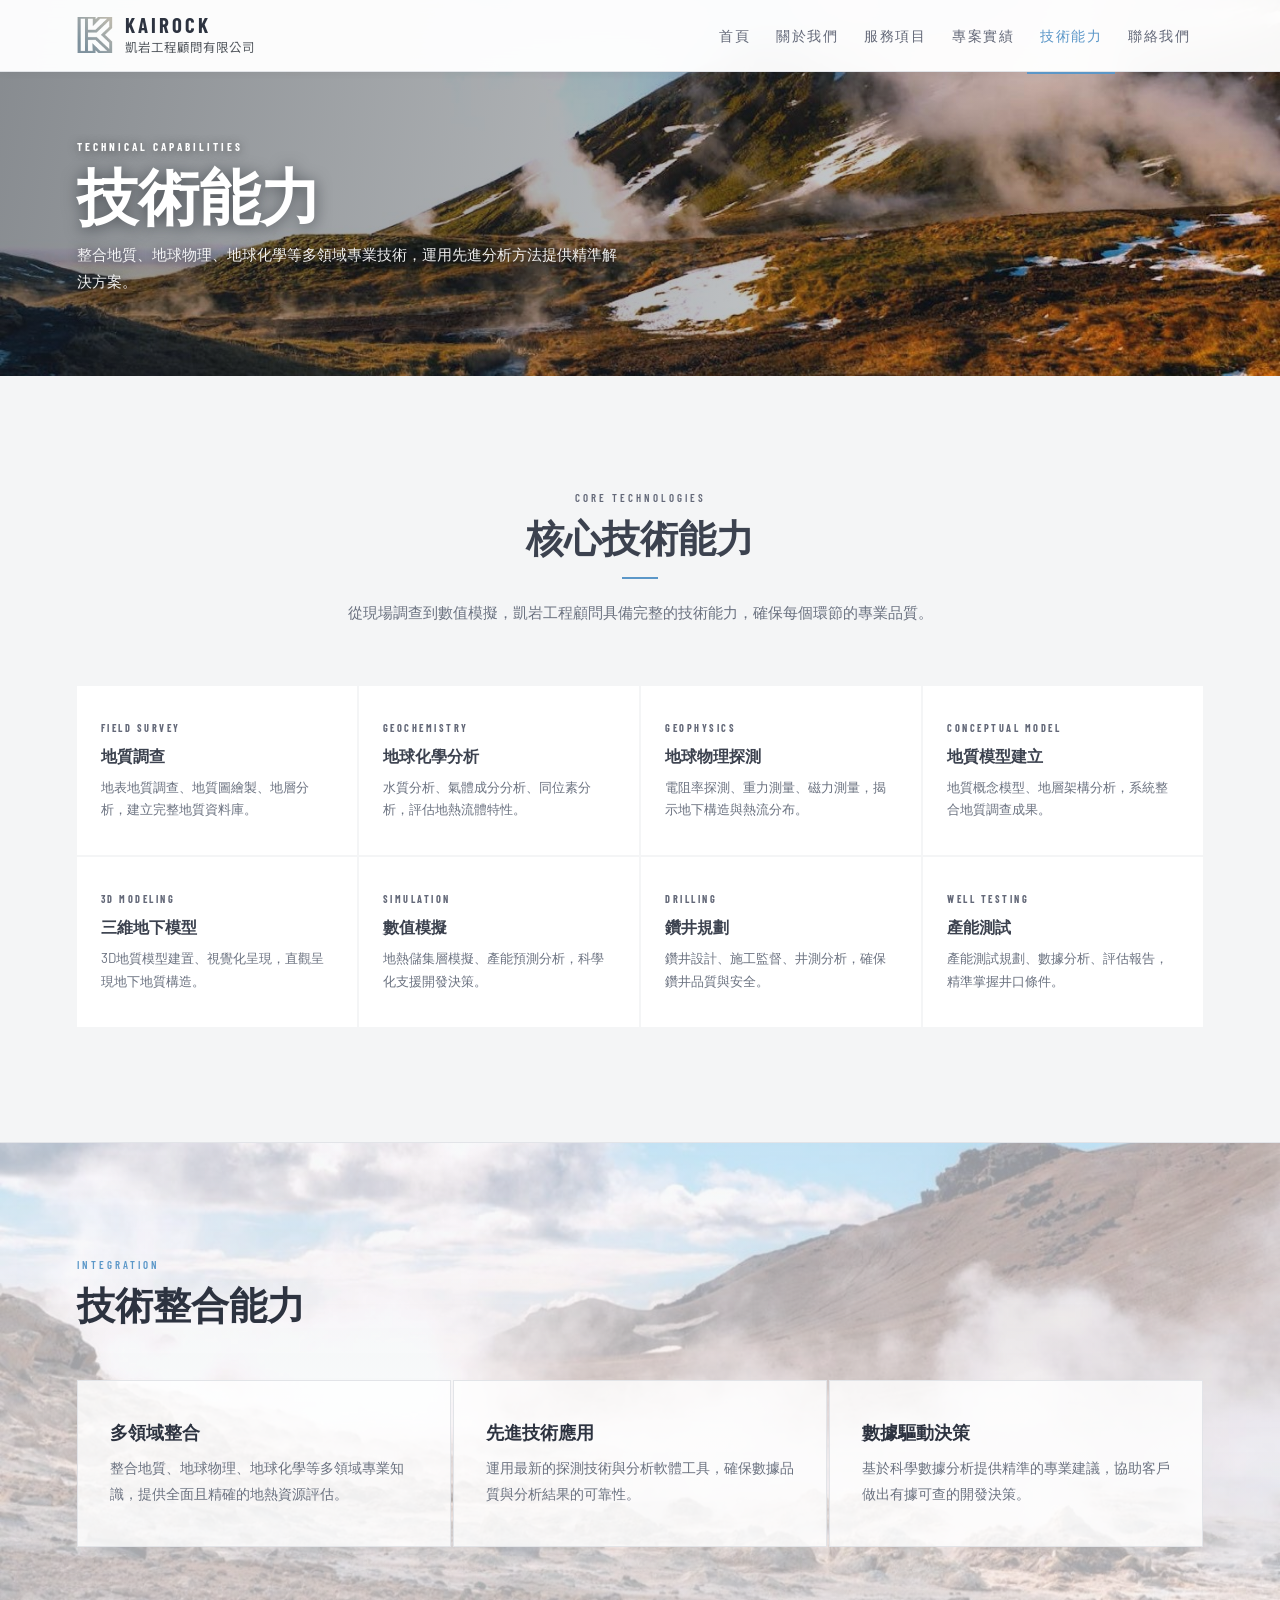
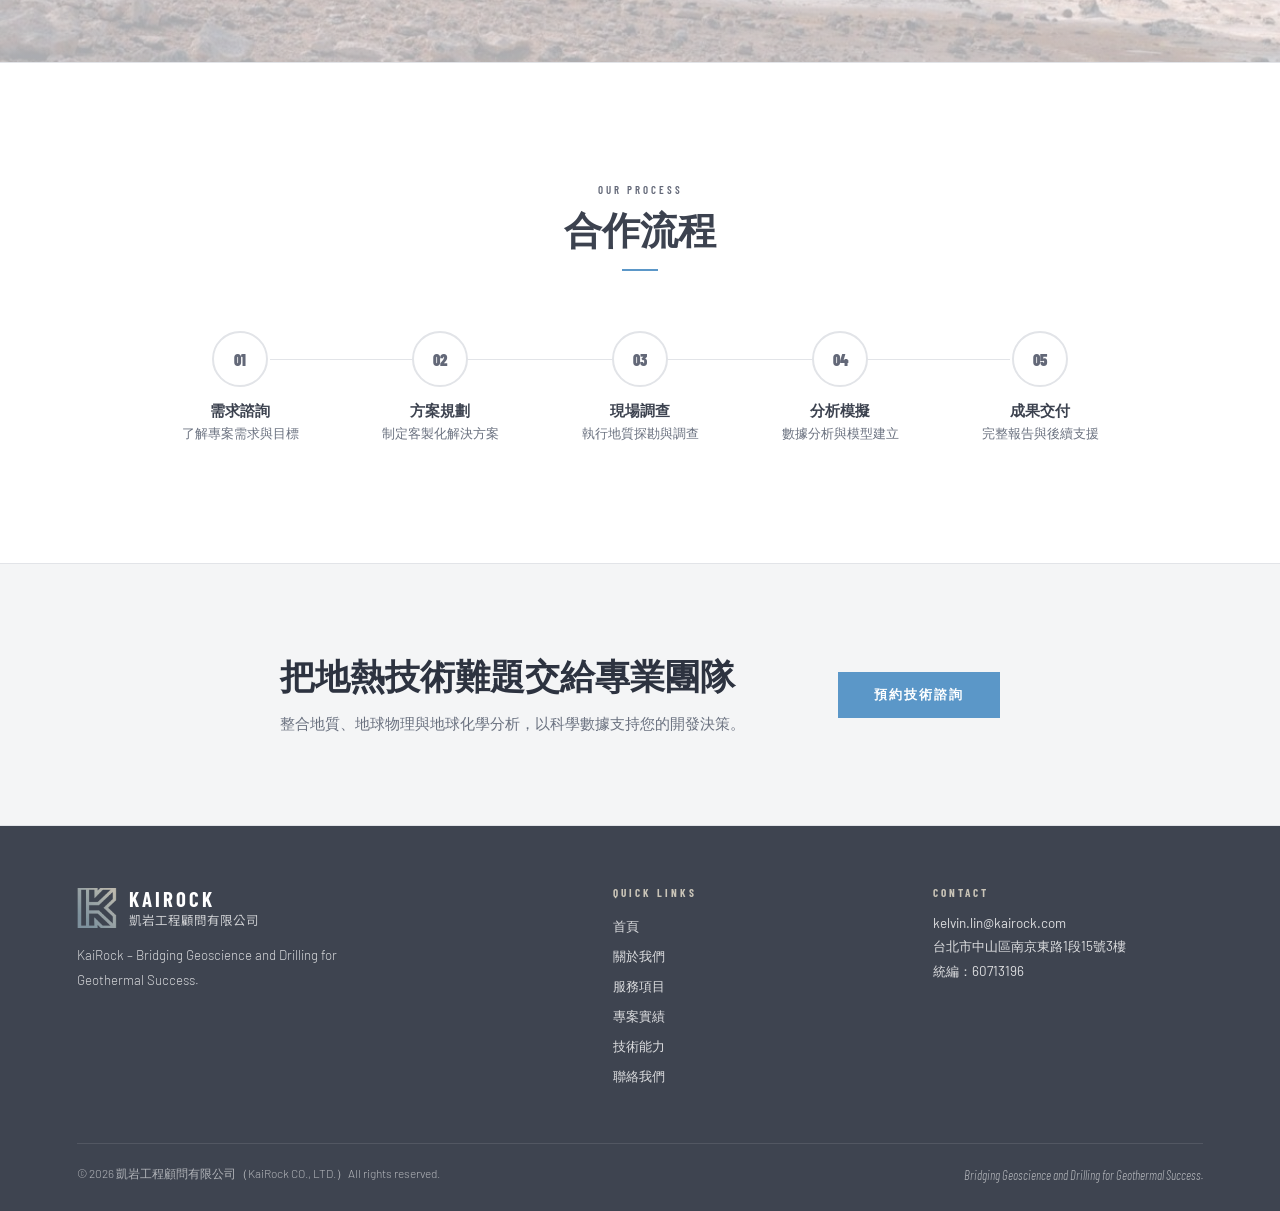
<file: technical.html>
<!DOCTYPE html>
<html lang="zh-TW">
<head>
<meta charset="UTF-8"><meta name="viewport" content="width=device-width, initial-scale=1.0">
<title>技術能力 — 凱岩工程顧問 KaiRock CO., LTD.</title>
<link rel="icon" type="image/png" href="favicon.png">
<link rel="apple-touch-icon" href="favicon.png">
<link rel="canonical" href="https://kairock.com/technical.html">
<meta name="description" content="凱岩技術核心涵蓋電阻率探測、重力磁力分析、地熱數值模擬、鑽井設計與儲層管理，以科學化方法確保地熱開發精準可靠。">
<meta name="keywords" content="地熱技術,電阻率探測,地熱數值模擬,鑽井設計,儲層管理,凱岩技術">
<meta property="og:type" content="website">
<meta property="og:url" content="https://kairock.com/technical.html">
<meta property="og:title" content="技術能力 — 凱岩工程顧問 KaiRock CO., LTD.">
<meta property="og:description" content="凱岩技術核心涵蓋電阻率探測、重力磁力分析、地熱數值模擬、鑽井設計與儲層管理，以科學化方法確保地熱開發精準可靠。">
<meta property="og:image" content="https://kairock.com/img/hero_bg.jpg">
<meta property="og:site_name" content="凱岩工程顧問 KaiRock CO., LTD.">
<meta name="twitter:card" content="summary_large_image">
<meta name="twitter:title" content="技術能力 — 凱岩工程顧問 KaiRock CO., LTD.">
<meta name="twitter:description" content="凱岩技術核心涵蓋電阻率探測、重力磁力分析、地熱數值模擬、鑽井設計與儲層管理，以科學化方法確保地熱開發精準可靠。">
<link rel="preconnect" href="https://fonts.googleapis.com"><link rel="preconnect" href="https://fonts.gstatic.com" crossorigin><link rel="stylesheet" media="print" onload="this.media='all'" href="https://fonts.googleapis.com/css2?family=Noto+Sans+TC:wght@300;400;500&family=Barlow+Condensed:wght@400;500;600;700;800;900&family=Barlow:wght@300;400;500;600&display=swap"><noscript><link rel="stylesheet" href="https://fonts.googleapis.com/css2?family=Noto+Sans+TC:wght@300;400;500&family=Barlow+Condensed:wght@400;500;600;700;800;900&family=Barlow:wght@300;400;500;600&display=swap"></noscript><link rel="stylesheet" href="shared.css">
<style>
.tech-sec{padding:clamp(68px,9vw,128px) 6%;background:#F4F5F6;}
.t-hdr{text-align:center;max-width:620px;margin:0 auto 60px;}
.t-lbl{font-family:'Barlow Condensed',sans-serif;font-weight:600;font-size:0.68rem;letter-spacing:3px;text-transform:uppercase;color:var(--mid);display:block;margin-bottom:10px;}
.t-h{font-family:'Barlow Condensed',sans-serif;font-weight:800;font-size:clamp(1.8rem,3vw,2.6rem);text-transform:uppercase;color:var(--deep);margin-bottom:12px;}
.t-rule{width:36px;height:2px;background:var(--accent);margin:12px auto 20px;}
.t-hdr p{font-weight:400;font-size:0.93rem;color:var(--muted);line-height:1.8;}
.t-grid{display:grid;grid-template-columns:repeat(4,1fr);gap:2px;max-width:1200px;margin:0 auto;}
.tc{background:#ffffff;padding:34px 24px;border-top:2px solid transparent;transition:0.25s;}
.tc:hover{border-top-color:var(--accent);background:#fff;box-shadow:0 4px 16px rgba(91,151,200,0.12);}
.tc-lbl{font-family:'Barlow Condensed',sans-serif;font-size:0.64rem;font-weight:700;letter-spacing:2.5px;text-transform:uppercase;color:var(--mid);margin-bottom:12px;display:block;}
.tc h3{font-family:'Barlow Condensed',sans-serif;font-weight:700;font-size:1rem;color:var(--deep);margin-bottom:8px;}
.tc p{font-size:0.84rem;color:var(--muted);line-height:1.7;font-weight:400;}
.int-sec{background:linear-gradient(rgba(244,245,246,0.62),rgba(244,245,246,0.70)),url('img/integration_bg.jpg') center/cover;padding:clamp(68px,9vw,128px) 6%;border-top:1px solid var(--border);border-bottom:1px solid var(--border);}
.int-hdr{max-width:1200px;margin:0 auto 48px;}
.int-lbl{font-family:'Barlow Condensed',sans-serif;font-weight:600;font-size:0.68rem;letter-spacing:3px;text-transform:uppercase;color:var(--accent);display:block;margin-bottom:10px;}
.int-h{font-family:'Barlow Condensed',sans-serif;font-weight:800;font-size:clamp(1.8rem,3vw,2.6rem);text-transform:uppercase;color:var(--text);}
.int-grid{display:grid;grid-template-columns:repeat(3,1fr);gap:2px;max-width:1200px;margin:0 auto;}
.ic{padding:40px 32px;border:1px solid var(--border);background:rgba(255,255,255,0.82);transition:0.25s;}
.ic:hover{background:rgba(255,255,255,0.97);box-shadow:0 4px 16px rgba(0,0,0,0.08);}
.ic h3{font-family:'Barlow Condensed',sans-serif;font-weight:800;font-size:1.1rem;text-transform:uppercase;color:var(--text);margin-bottom:10px;}
.ic p{font-size:0.88rem;color:var(--muted);line-height:1.8;font-weight:400;}
.proc-sec{background:var(--bg);padding:120px 6%;}
.proc-hdr{text-align:center;margin-bottom:60px;}
.proc-steps{display:flex;align-items:flex-start;justify-content:center;max-width:1000px;margin:0 auto;position:relative;}
.proc-steps::before{content:'';position:absolute;top:28px;left:calc(10% + 30px);right:calc(10% + 30px);height:1px;background:var(--border);z-index:0;}
.pstep{flex:1;text-align:center;position:relative;z-index:1;padding:0 10px;}
.pstep-c{width:56px;height:56px;border-radius:50%;background:#fff;border:2px solid var(--border);display:flex;align-items:center;justify-content:center;font-family:'Barlow Condensed',sans-serif;font-weight:900;font-size:1rem;color:var(--mid);margin:0 auto 14px;transition:0.25s;}
.pstep:hover .pstep-c{background:var(--accent);color:#fff;border-color:var(--accent);}
.pstep h4{font-family:'Barlow Condensed',sans-serif;font-weight:700;font-size:0.92rem;color:var(--deep);margin-bottom:4px;}
.pstep p{font-size:0.8rem;color:var(--muted);font-weight:400;}
@media(max-width:1000px){.t-grid{grid-template-columns:repeat(2,1fr);}.int-grid{grid-template-columns:1fr 1fr;}}
@media(max-width:640px){.t-grid,.int-grid{grid-template-columns:1fr;}.proc-steps{flex-direction:column;align-items:center;gap:28px;}.proc-steps::before{display:none;}}
</style>
<!-- Google tag (gtag.js) -->
<script async src="https://www.googletagmanager.com/gtag/js?id=G-C5F2FSPGDX"></script>
<script>
  window.dataLayer = window.dataLayer || [];
  function gtag(){dataLayer.push(arguments);}
  gtag("js", new Date());
  gtag("config", "G-C5F2FSPGDX");
</script>
<script src="reveal.js"></script>
<script type="application/ld+json">
{
  "@context": "https://schema.org",
  "@type": "ProfessionalService",
  "name": "凱岩工程顧問有限公司",
  "alternateName": "KaiRock CO., LTD.",
  "url": "https://kairock.com",
  "logo": "https://kairock.com/favicon.png",
  "image": "https://kairock.com/img/hero_bg.jpg",
  "email": "kelvin.lin@kairock.com",
  "telephone": "+886-937-120-376",
  "taxID": "60713196",
  "address": {
    "@type": "PostalAddress",
    "streetAddress": "南京東路1段15號3樓",
    "addressLocality": "中山區",
    "addressRegion": "台北市",
    "addressCountry": "TW"
  },
  "areaServed": "TW",
  "description": "凱岩工程顧問提供地熱資源評估、工程地質調查、鑽井監督與專案管理，依循國際標準支援台灣地熱開發。"
}
</script>
</head>
<body>
<nav>
  <a href="/" class="nav-logo">
    <img class="nav-logo-img" src="favicon.png" alt="KaiRock" onerror="this.src='logo.png'">
    <div class="nav-logo-text"><div class="en">KAIROCK</div><div class="zh">凱岩工程顧問有限公司</div></div>
  </a>
  <div class="nav-links" id="navLinks">
    <a href="/">首頁</a>
    <a href="about.html">關於我們</a>
    <a href="services.html">服務項目</a>
    <a href="projects.html">專案實績</a>
    <a href="technical.html" class="active">技術能力</a>
    <a href="contact.html">聯絡我們</a>
  </div>
  <div class="hamburger" onclick="toggleNav()"><span></span><span></span><span></span></div>
</nav>
<div class="page-hero" style="background:linear-gradient(100deg,rgba(18,24,34,0.50) 0%,rgba(18,24,34,0.32) 48%,rgba(18,24,34,0.10) 100%),url('img/technical_hero.jpg') center 50%/cover;"><div class="sec-label">Technical Capabilities</div><h1>技術能力</h1><p>整合地質、地球物理、地球化學等多領域專業技術，運用先進分析方法提供精準解決方案。</p></div>
<section class="tech-sec">
  <div class="t-hdr"><span class="t-lbl">Core Technologies</span><h2 class="t-h">核心技術能力</h2><div class="t-rule"></div><p>從現場調查到數值模擬，凱岩工程顧問具備完整的技術能力，確保每個環節的專業品質。</p></div>
  <div class="t-grid">
    <div class="tc"><span class="tc-lbl">Field Survey</span><h3>地質調查</h3><p>地表地質調查、地質圖繪製、地層分析，建立完整地質資料庫。</p></div>
    <div class="tc"><span class="tc-lbl">Geochemistry</span><h3>地球化學分析</h3><p>水質分析、氣體成分分析、同位素分析，評估地熱流體特性。</p></div>
    <div class="tc"><span class="tc-lbl">Geophysics</span><h3>地球物理探測</h3><p>電阻率探測、重力測量、磁力測量，揭示地下構造與熱流分布。</p></div>
    <div class="tc"><span class="tc-lbl">Conceptual Model</span><h3>地質模型建立</h3><p>地質概念模型、地層架構分析，系統整合地質調查成果。</p></div>
    <div class="tc"><span class="tc-lbl">3D Modeling</span><h3>三維地下模型</h3><p>3D地質模型建置、視覺化呈現，直觀呈現地下地質構造。</p></div>
    <div class="tc"><span class="tc-lbl">Simulation</span><h3>數值模擬</h3><p>地熱儲集層模擬、產能預測分析，科學化支援開發決策。</p></div>
    <div class="tc"><span class="tc-lbl">Drilling</span><h3>鑽井規劃</h3><p>鑽井設計、施工監督、井測分析，確保鑽井品質與安全。</p></div>
    <div class="tc"><span class="tc-lbl">Well Testing</span><h3>產能測試</h3><p>產能測試規劃、數據分析、評估報告，精準掌握井口條件。</p></div>
  </div>
</section>
<div class="int-sec">
  <div class="int-hdr"><span class="int-lbl">Integration</span><h2 class="int-h">技術整合能力</h2></div>
  <div class="int-grid">
    <div class="ic"><h3>多領域整合</h3><p>整合地質、地球物理、地球化學等多領域專業知識，提供全面且精確的地熱資源評估。</p></div>
    <div class="ic"><h3>先進技術應用</h3><p>運用最新的探測技術與分析軟體工具，確保數據品質與分析結果的可靠性。</p></div>
    <div class="ic"><h3>數據驅動決策</h3><p>基於科學數據分析提供精準的專業建議，協助客戶做出有據可查的開發決策。</p></div>
  </div>
</div>
<div class="proc-sec">
  <div class="proc-hdr"><span class="t-lbl" style="text-align:center;display:block;">Our Process</span><h2 class="t-h">合作流程</h2><div class="t-rule"></div></div>
  <div class="proc-steps">
    <div class="pstep"><div class="pstep-c">01</div><h4>需求諮詢</h4><p>了解專案需求與目標</p></div>
    <div class="pstep"><div class="pstep-c">02</div><h4>方案規劃</h4><p>制定客製化解決方案</p></div>
    <div class="pstep"><div class="pstep-c">03</div><h4>現場調查</h4><p>執行地質探勘與調查</p></div>
    <div class="pstep"><div class="pstep-c">04</div><h4>分析模擬</h4><p>數據分析與模型建立</p></div>
    <div class="pstep"><div class="pstep-c">05</div><h4>成果交付</h4><p>完整報告與後續支援</p></div>
  </div>
</div>
<style>
.svc-cta{background:#F4F5F6;padding:clamp(64px,7vw,104px) 6%;border-top:1px solid var(--border);border-bottom:1px solid var(--border);}
.svc-cta-inner{max-width:720px;margin:0 auto;display:flex;justify-content:space-between;align-items:center;flex-wrap:wrap;gap:28px;}
.svc-cta-h{font-family:'Barlow Condensed',sans-serif;font-weight:800;font-size:clamp(1.5rem,3vw,2.2rem);text-transform:uppercase;color:var(--text);}
.svc-cta-p{font-size:0.92rem;color:var(--muted);line-height:1.7;margin-top:10px;max-width:520px;}
.svc-cta a{font-family:'Barlow Condensed',sans-serif;font-weight:700;font-size:0.82rem;letter-spacing:2px;text-transform:uppercase;padding:14px 36px;background:var(--accent);color:#fff;text-decoration:none;transition:0.2s;white-space:nowrap;}
.svc-cta a:hover{background:var(--accent-dark);}
@media(max-width:680px){.svc-cta-inner{flex-direction:column;align-items:flex-start;}}
</style>
<div class="svc-cta"><div class="svc-cta-inner"><div><div class="svc-cta-h">把地熱技術難題交給專業團隊</div><p class="svc-cta-p">整合地質、地球物理與地球化學分析，以科學數據支持您的開發決策。</p></div><a href="contact.html">預約技術諮詢</a></div></div>
<footer>
  <div class="footer-inner">
    <div class="footer-grid">
      <div class="footer-brand"><div class="footer-logo-row"><img class="footer-logo-img" src="favicon.png" alt="KaiRock" onerror="this.src='logo.png'"><div><div class="en">KAIROCK</div><div class="zh">凱岩工程顧問有限公司</div></div></div><p>KaiRock – Bridging Geoscience and Drilling for Geothermal Success.</p></div>
      <div class="footer-col"><h4>Quick Links</h4><ul><li><a href="/">首頁</a></li><li><a href="about.html">關於我們</a></li><li><a href="services.html">服務項目</a></li><li><a href="projects.html">專案實績</a></li><li><a href="technical.html">技術能力</a></li><li><a href="contact.html">聯絡我們</a></li></ul></div>
      <div class="footer-col"><h4>Contact</h4><p>kelvin.lin@kairock.com</p><p style="margin-top:6px;">台北市中山區南京東路1段15號3樓</p><p style="margin-top:6px;">統編：60713196</p></div>
    </div>
    <div class="footer-bottom"><p>© 2026 凱岩工程顧問有限公司（KaiRock CO., LTD.）All rights reserved.</p><div class="footer-slogan">Bridging Geoscience and Drilling for Geothermal Success.</div></div>
  </div>
</footer>
<script>
function toggleNav(){ document.getElementById('navLinks').classList.toggle('open'); }
</script>
</body>
</html>
</file>
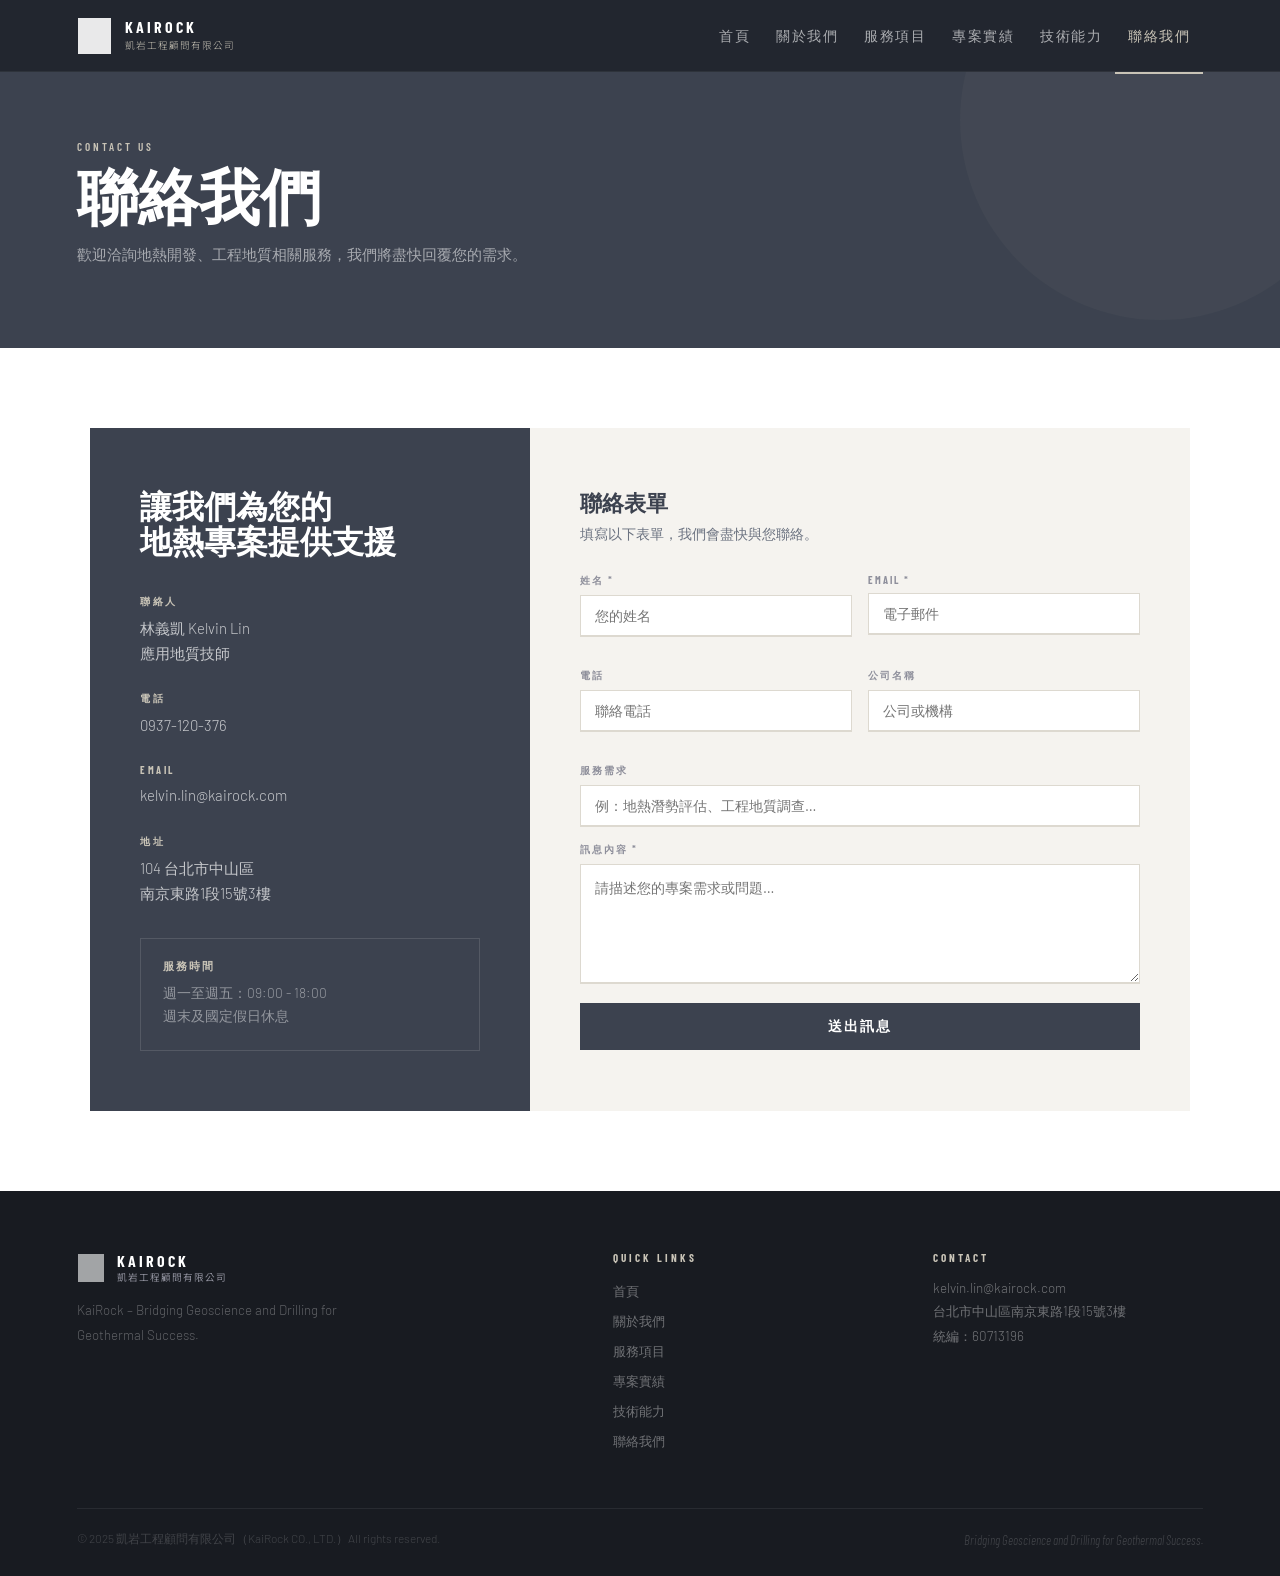
<file: kairock/contact.html>
<!DOCTYPE html>
<html lang="zh-TW">
<head>
<meta charset="UTF-8"><meta name="viewport" content="width=device-width, initial-scale=1.0">
<title>聯絡我們 — 凱岩工程顧問 KaiRock CO., LTD.</title>
<link href="https://fonts.googleapis.com/css2?family=Noto+Sans+TC:wght@300;400;500;700&family=Barlow+Condensed:wght@300;400;500;600;700;800;900&family=Barlow:wght@300;400;500;600&display=swap" rel="stylesheet"><link rel="stylesheet" href="shared.css">
<style>
.c-sec{padding:80px 6%;}
.c-wrap{display:grid;grid-template-columns:1fr 1.5fr;max-width:1100px;margin:0 auto;}
.c-left{background:var(--deep);padding:60px 50px;}
.c-left-h{font-family:'Barlow Condensed',sans-serif;font-weight:800;font-size:clamp(1.5rem,2.5vw,2rem);text-transform:uppercase;color:#fff;margin-bottom:36px;line-height:1.1;}
.c-blk{margin-bottom:26px;}
.c-lbl{font-family:'Barlow Condensed',sans-serif;font-size:0.65rem;font-weight:700;letter-spacing:2.5px;text-transform:uppercase;color:var(--light);margin-bottom:7px;}
.c-val{color:rgba(255,255,255,0.7);font-size:0.93rem;line-height:1.7;font-weight:300;}
.c-val a{color:rgba(255,255,255,0.7);text-decoration:none;}
.c-hours{border:1px solid rgba(255,255,255,0.12);padding:20px 22px;margin-top:32px;}
.c-hours h4{font-family:'Barlow Condensed',sans-serif;font-size:0.68rem;font-weight:700;letter-spacing:2px;text-transform:uppercase;color:var(--light);margin-bottom:10px;}
.c-hours p{font-size:0.86rem;color:rgba(255,255,255,0.45);margin-bottom:4px;font-weight:300;}
.c-right{background:var(--bg);padding:60px 50px;}
.c-right-h{font-family:'Barlow Condensed',sans-serif;font-weight:800;font-size:1.4rem;text-transform:uppercase;color:var(--deep);margin-bottom:6px;}
.c-sub{font-size:0.86rem;color:var(--muted);margin-bottom:30px;font-weight:300;}
.form-row{display:grid;grid-template-columns:1fr 1fr;gap:16px;margin-bottom:16px;}
.fg{margin-bottom:16px;}
.fg label{display:block;font-family:'Barlow Condensed',sans-serif;font-size:0.65rem;font-weight:700;letter-spacing:2px;text-transform:uppercase;color:var(--mid);margin-bottom:7px;}
.fg input,.fg textarea{width:100%;padding:11px 14px;border:1px solid var(--border);border-bottom:2px solid var(--border);background:#fff;font-size:0.9rem;color:var(--text);font-family:'Barlow',sans-serif;outline:none;transition:border-color 0.2s;}
.fg input:focus,.fg textarea:focus{border-bottom-color:var(--deep);}
.fg textarea{resize:vertical;min-height:120px;line-height:1.6;}
.c-btn{font-family:'Barlow Condensed',sans-serif;font-weight:700;font-size:0.85rem;letter-spacing:2px;text-transform:uppercase;padding:14px 0;background:var(--deep);color:#fff;border:none;cursor:pointer;width:100%;transition:0.2s;}
.c-btn:hover{background:var(--mid);}
.c-ok{display:none;background:var(--deep);color:var(--light);padding:14px;text-align:center;font-family:'Barlow Condensed',sans-serif;font-size:0.85rem;letter-spacing:1.5px;margin-top:12px;}
@media(max-width:900px){.c-wrap{grid-template-columns:1fr;}.c-left,.c-right{padding:44px 28px;}.form-row{grid-template-columns:1fr;}}
</style>
</head>
<body>
<nav>
  <a href="index.html" class="nav-logo">
    <img class="nav-logo-img" src="[data-uri]" alt="KaiRock" onerror="this.src='logo.png'">
    <div class="nav-logo-text"><div class="en">KAIROCK</div><div class="zh">凱岩工程顧問有限公司</div></div>
  </a>
  <div class="nav-links" id="navLinks">
    <a href="index.html">首頁</a>
    <a href="about.html">關於我們</a>
    <a href="services.html">服務項目</a>
    <a href="projects.html">專案實績</a>
    <a href="technical.html">技術能力</a>
    <a href="contact.html" class="active">聯絡我們</a>
  </div>
  <div class="hamburger" onclick="toggleNav()"><span></span><span></span><span></span></div>
</nav>
<div class="page-hero"><div class="sec-label">Contact Us</div><h1>聯絡我們</h1><p>歡迎洽詢地熱開發、工程地質相關服務，我們將盡快回覆您的需求。</p></div>
<section class="c-sec">
  <div class="c-wrap">
    <div class="c-left">
      <h2 class="c-left-h">讓我們為您的<br>地熱專案提供支援</h2>
      <div class="c-blk"><div class="c-lbl">聯絡人</div><div class="c-val">林義凱 Kelvin Lin<br>應用地質技師</div></div>
      <div class="c-blk"><div class="c-lbl">電話</div><div class="c-val"><a href="tel:0937120376">0937-120-376</a></div></div>
      <div class="c-blk"><div class="c-lbl">Email</div><div class="c-val"><a href="mailto:kelvin.lin@kairock.com">kelvin.lin@kairock.com</a></div></div>
      <div class="c-blk"><div class="c-lbl">地址</div><div class="c-val">104 台北市中山區<br>南京東路1段15號3樓</div></div>
      <div class="c-hours"><h4>服務時間</h4><p>週一至週五：09:00 - 18:00</p><p>週末及國定假日休息</p></div>
    </div>
    <div class="c-right">
      <h3 class="c-right-h">聯絡表單</h3>
      <div class="c-sub">填寫以下表單，我們會盡快與您聯絡。</div>
      <div class="form-row">
        <div class="fg"><label>姓名 *</label><input type="text" id="fn" placeholder="您的姓名"></div>
        <div class="fg"><label>Email *</label><input type="email" id="fe" placeholder="電子郵件"></div>
      </div>
      <div class="form-row">
        <div class="fg"><label>電話</label><input type="tel" id="ft" placeholder="聯絡電話"></div>
        <div class="fg"><label>公司名稱</label><input type="text" id="fc" placeholder="公司或機構"></div>
      </div>
      <div class="fg"><label>服務需求</label><input type="text" id="fs" placeholder="例：地熱潛勢評估、工程地質調查…"></div>
      <div class="fg"><label>訊息內容 *</label><textarea id="fm" placeholder="請描述您的專案需求或問題…"></textarea></div>
      <button class="c-btn" onclick="submitForm()">送出訊息</button>
      <div class="c-ok" id="cok">訊息已送出，我們將盡快與您聯絡。</div>
    </div>
  </div>
</section>
<footer>
  <div class="footer-inner">
    <div class="footer-grid">
      <div class="footer-brand"><div class="footer-logo-row"><img class="footer-logo-img" src="[data-uri]" alt="KaiRock" onerror="this.src='logo.png'"><div><div class="en">KAIROCK</div><div class="zh">凱岩工程顧問有限公司</div></div></div><p>KaiRock – Bridging Geoscience and Drilling for Geothermal Success.</p></div>
      <div class="footer-col"><h4>Quick Links</h4><ul><li><a href="index.html">首頁</a></li><li><a href="about.html">關於我們</a></li><li><a href="services.html">服務項目</a></li><li><a href="projects.html">專案實績</a></li><li><a href="technical.html">技術能力</a></li><li><a href="contact.html">聯絡我們</a></li></ul></div>
      <div class="footer-col"><h4>Contact</h4><p>kelvin.lin@kairock.com</p><p style="margin-top:6px;">台北市中山區南京東路1段15號3樓</p><p style="margin-top:6px;">統編：60713196</p></div>
    </div>
    <div class="footer-bottom"><p>© 2025 凱岩工程顧問有限公司（KaiRock CO., LTD.）All rights reserved.</p><div class="footer-slogan">Bridging Geoscience and Drilling for Geothermal Success.</div></div>
  </div>
</footer>
<script>
function toggleNav(){ document.getElementById('navLinks').classList.toggle('open'); }
function submitForm(){
  var n=document.getElementById('fn').value.trim();
  var e=document.getElementById('fe').value.trim();
  var m=document.getElementById('fm').value.trim();
  if(!n||!e||!m){alert('請填寫必填欄位：姓名、Email、訊息內容');return;}
  var btn=document.querySelector('.c-btn');
  btn.textContent='送出中…';btn.disabled=true;
  setTimeout(function(){
    document.getElementById('cok').style.display='block';
    btn.style.display='none';
    ['fn','fe','ft','fc','fs','fm'].forEach(function(id){var el=document.getElementById(id);if(el)el.value='';});
  },900);
}
</script>
</body>
</html>
</file>
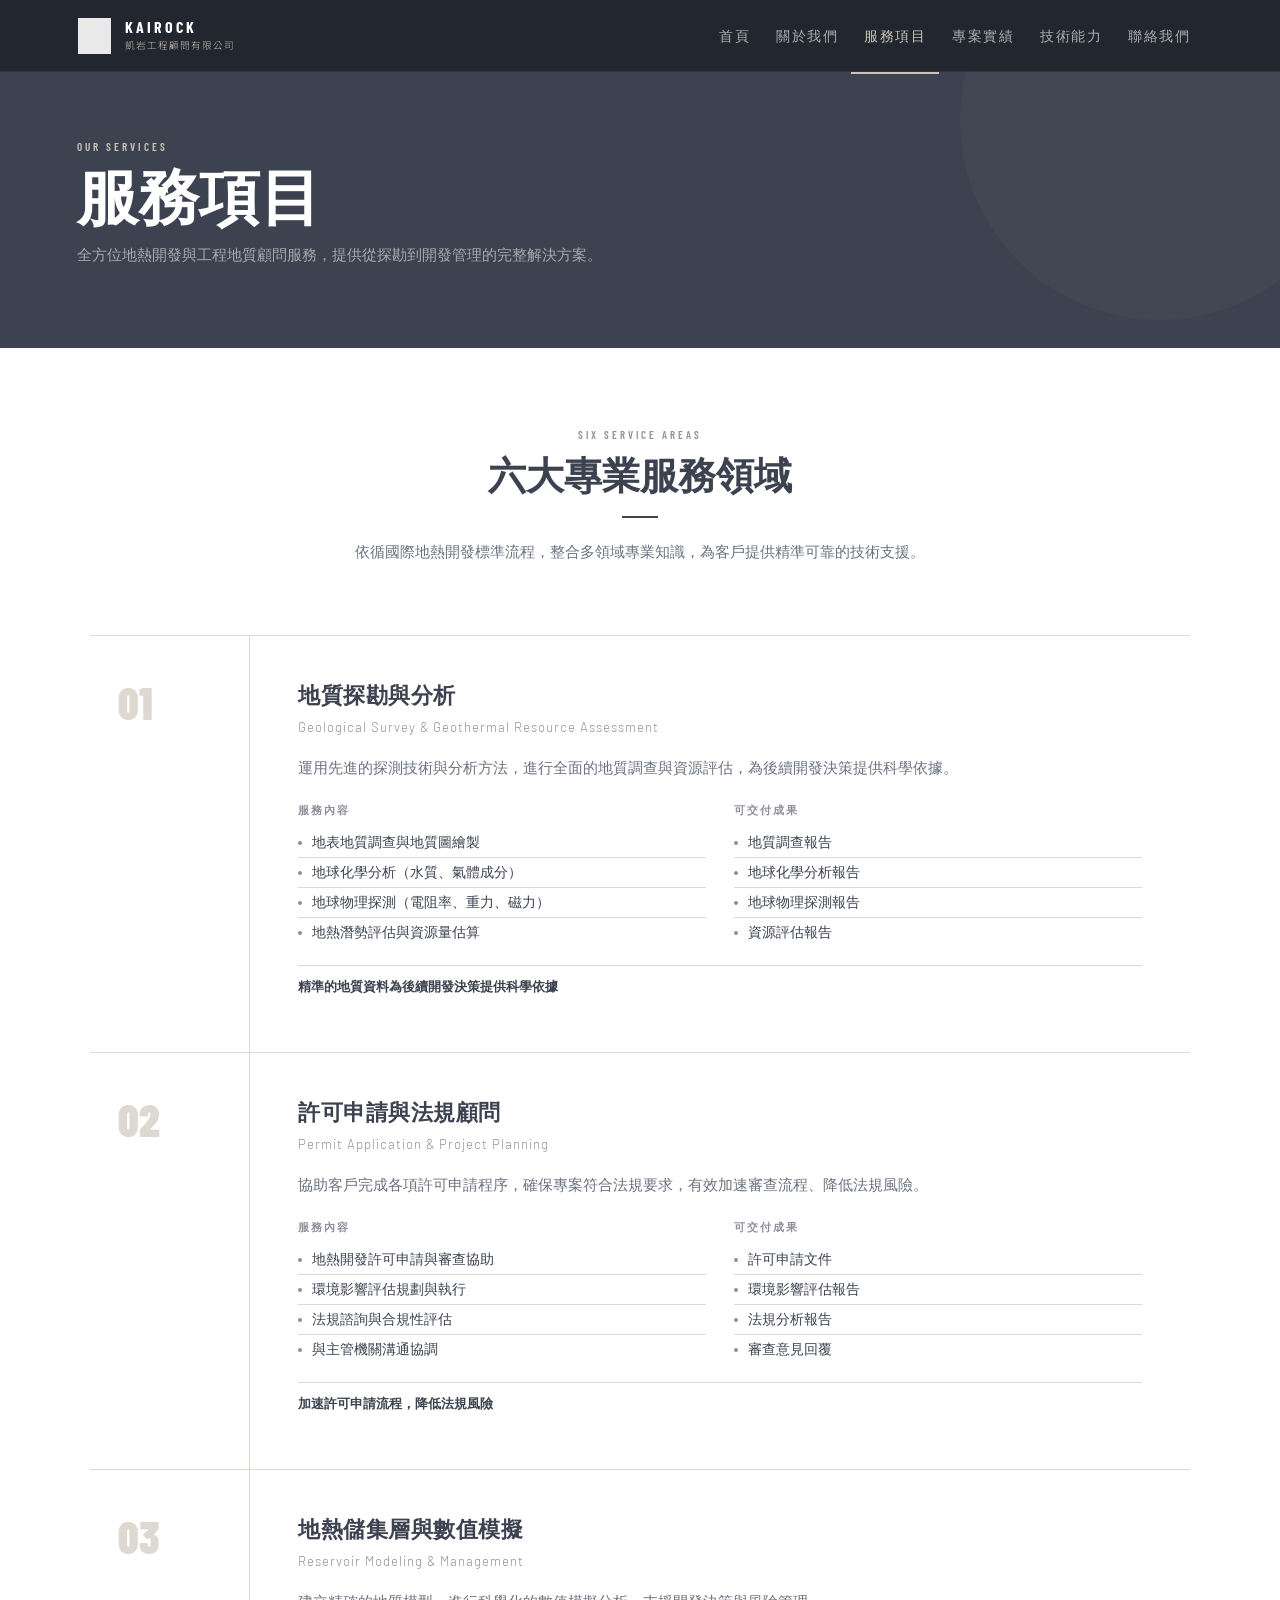
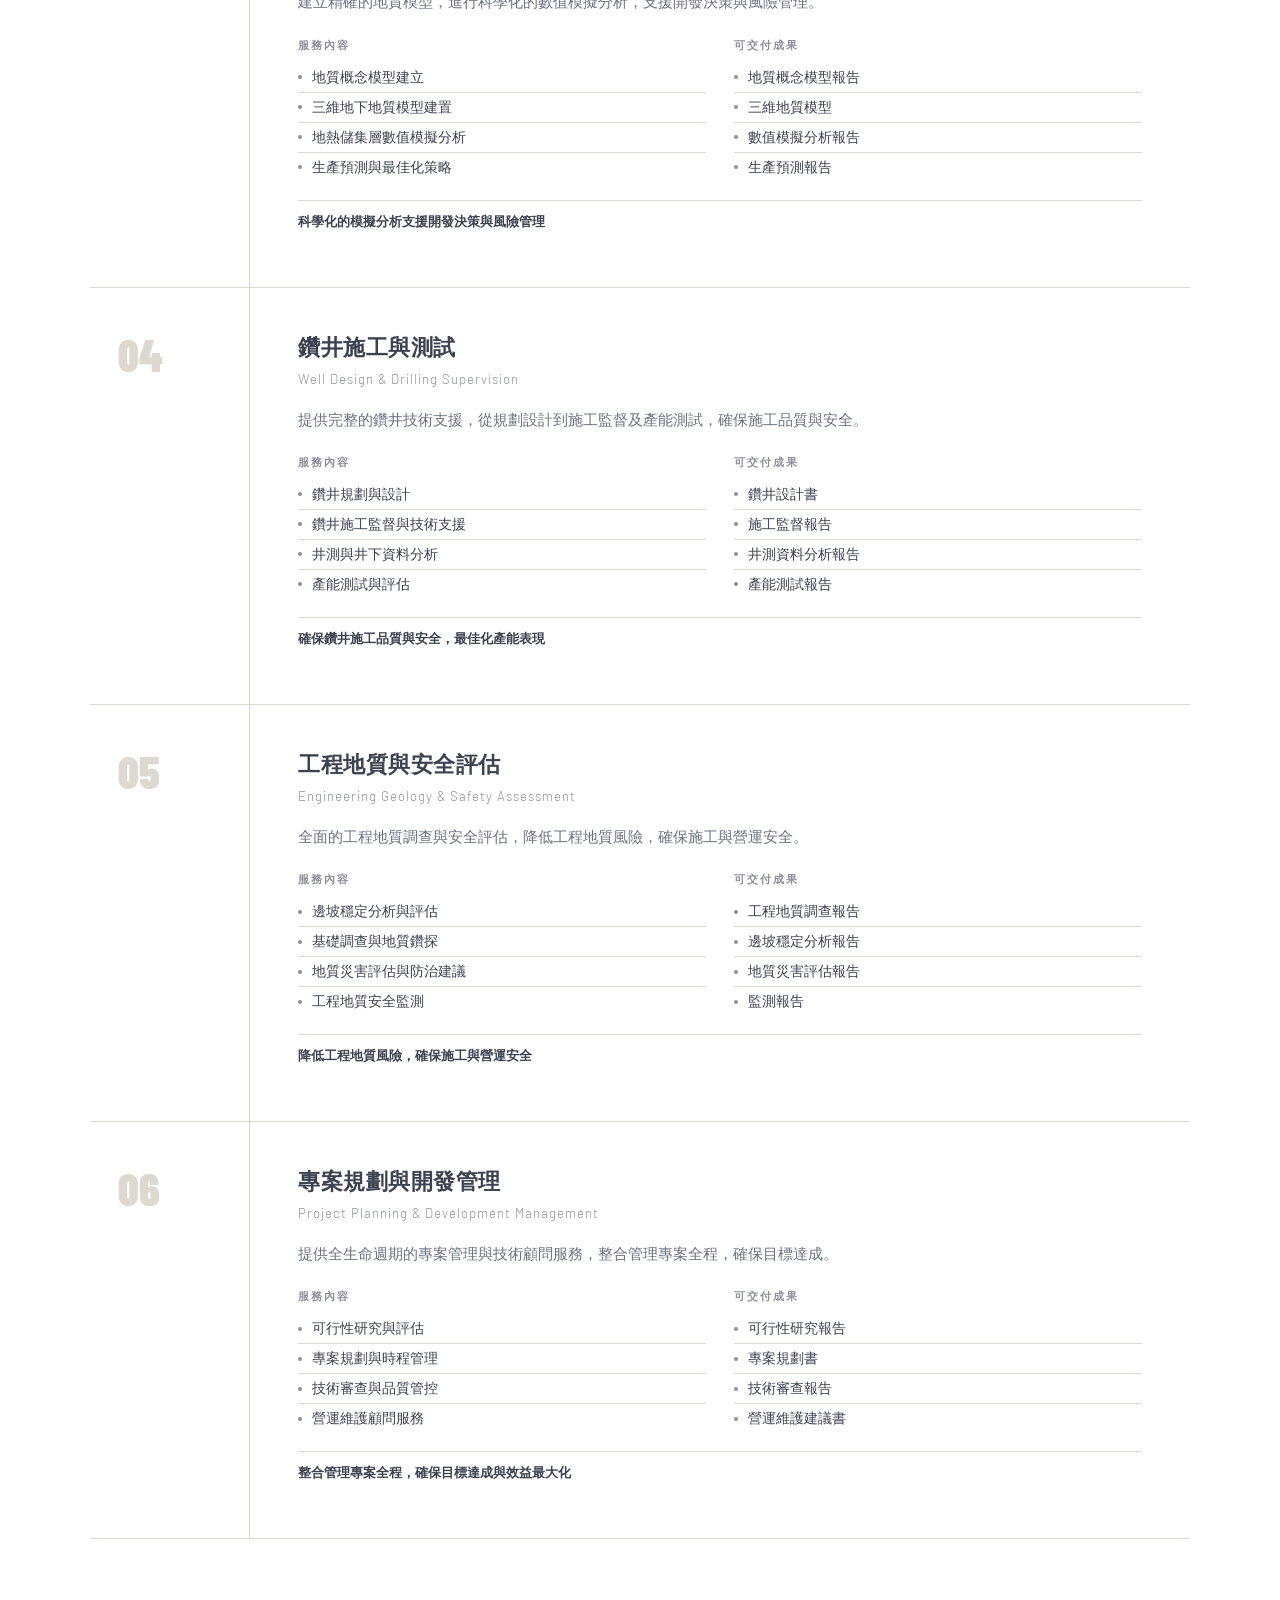
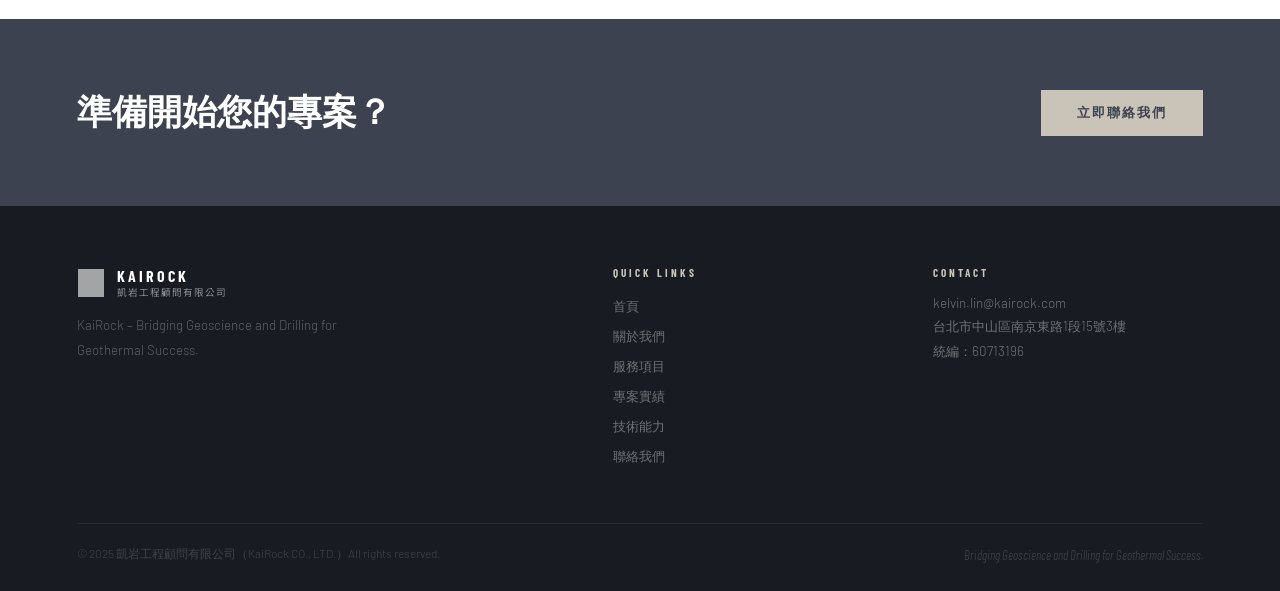
<file: kairock/services.html>
<!DOCTYPE html>
<html lang="zh-TW">
<head>
<meta charset="UTF-8"><meta name="viewport" content="width=device-width, initial-scale=1.0">
<title>服務項目 — 凱岩工程顧問 KaiRock CO., LTD.</title>
<link href="https://fonts.googleapis.com/css2?family=Noto+Sans+TC:wght@300;400;500;700&family=Barlow+Condensed:wght@300;400;500;600;700;800;900&family=Barlow:wght@300;400;500;600&display=swap" rel="stylesheet"><link rel="stylesheet" href="shared.css">
<style>
.svc-wrap{max-width:1100px;margin:0 auto;padding:80px 0;}
.svc-intro{max-width:620px;margin:0 auto 70px;text-align:center;}
.svc-intro-h{font-family:'Barlow Condensed',sans-serif;font-weight:800;font-size:clamp(1.8rem,3vw,2.6rem);text-transform:uppercase;color:var(--deep);margin-bottom:12px;}
.svc-intro-lbl{font-family:'Barlow Condensed',sans-serif;font-weight:600;font-size:0.68rem;letter-spacing:3px;text-transform:uppercase;color:var(--mid);display:block;margin-bottom:10px;}
.svc-intro-rule{width:36px;height:2px;background:var(--deep);margin:14px auto 20px;}
.svc-intro p{font-weight:300;font-size:0.93rem;color:var(--muted);line-height:1.8;}
.svc-list{display:flex;flex-direction:column;}
.svc-item{display:grid;grid-template-columns:160px 1fr;border-top:1px solid var(--border);transition:background 0.2s;}
.svc-item:last-child{border-bottom:1px solid var(--border);}
.svc-item:hover{background:var(--bg);}
.svc-num-col{padding:44px 28px;display:flex;align-items:flex-start;font-family:'Barlow Condensed',sans-serif;font-weight:900;font-size:2.8rem;color:var(--border);line-height:1;border-right:1px solid var(--border);transition:color 0.2s;}
.svc-item:hover .svc-num-col{color:var(--mid);}
.svc-body{padding:44px 48px;}
.svc-body-h{font-family:'Barlow Condensed',sans-serif;font-weight:800;font-size:1.4rem;letter-spacing:0.5px;text-transform:uppercase;color:var(--deep);margin-bottom:8px;}
.svc-body-tl{font-size:0.82rem;color:var(--mid);letter-spacing:1px;margin-bottom:18px;font-weight:300;}
.svc-body p{font-weight:300;font-size:0.93rem;line-height:1.9;color:var(--muted);margin-bottom:22px;}
.detail-cols{display:grid;grid-template-columns:1fr 1fr;gap:28px;margin-bottom:18px;}
.detail-block h4{font-family:'Barlow Condensed',sans-serif;font-weight:700;font-size:0.7rem;letter-spacing:2px;text-transform:uppercase;color:var(--mid);margin-bottom:10px;}
.detail-block ul{list-style:none;}
.detail-block li{font-size:0.86rem;color:var(--text);padding:5px 0 5px 14px;position:relative;border-bottom:1px solid var(--border);font-weight:300;}
.detail-block li:last-child{border-bottom:none;}
.detail-block li::before{content:'';position:absolute;left:0;top:50%;transform:translateY(-50%);width:4px;height:4px;border-radius:50%;background:var(--mid);}
.svc-val{font-family:'Barlow Condensed',sans-serif;font-weight:700;font-size:0.82rem;color:var(--deep);padding:12px 0;border-top:1px solid var(--border);}
.svc-cta{background:var(--deep);padding:70px 6%;display:flex;justify-content:space-between;align-items:center;flex-wrap:wrap;gap:28px;}
.svc-cta-h{font-family:'Barlow Condensed',sans-serif;font-weight:800;font-size:clamp(1.5rem,3vw,2.2rem);text-transform:uppercase;color:#fff;}
.svc-cta a{font-family:'Barlow Condensed',sans-serif;font-weight:700;font-size:0.82rem;letter-spacing:2px;text-transform:uppercase;padding:14px 36px;background:var(--light);color:var(--deep);text-decoration:none;transition:0.2s;}
.svc-cta a:hover{background:#fff;}
@media(max-width:768px){.svc-item{grid-template-columns:1fr;}.svc-num-col{padding:22px 20px;border-right:none;border-bottom:1px solid var(--border);font-size:2rem;}.svc-body{padding:28px 20px;}.detail-cols{grid-template-columns:1fr;}.svc-cta{flex-direction:column;}}
</style>
</head>
<body>
<nav>
  <a href="index.html" class="nav-logo">
    <img class="nav-logo-img" src="[data-uri]" alt="KaiRock" onerror="this.src='logo.png'">
    <div class="nav-logo-text"><div class="en">KAIROCK</div><div class="zh">凱岩工程顧問有限公司</div></div>
  </a>
  <div class="nav-links" id="navLinks">
    <a href="index.html">首頁</a>
    <a href="about.html">關於我們</a>
    <a href="services.html" class="active">服務項目</a>
    <a href="projects.html">專案實績</a>
    <a href="technical.html">技術能力</a>
    <a href="contact.html">聯絡我們</a>
  </div>
  <div class="hamburger" onclick="toggleNav()"><span></span><span></span><span></span></div>
</nav>
<div class="page-hero"><div class="sec-label">Our Services</div><h1>服務項目</h1><p>全方位地熱開發與工程地質顧問服務，提供從探勘到開發管理的完整解決方案。</p></div>
<section style="padding:0 6%;"><div class="svc-wrap">
  <div class="svc-intro">
    <span class="svc-intro-lbl">Six Service Areas</span>
    <h2 class="svc-intro-h">六大專業服務領域</h2>
    <div class="svc-intro-rule"></div>
    <p>依循國際地熱開發標準流程，整合多領域專業知識，為客戶提供精準可靠的技術支援。</p>
  </div>
  <div class="svc-list">
    <div class="svc-item"><div class="svc-num-col">01</div><div class="svc-body"><div class="svc-body-h">地質探勘與分析</div><div class="svc-body-tl">Geological Survey &amp; Geothermal Resource Assessment</div><p>運用先進的探測技術與分析方法，進行全面的地質調查與資源評估，為後續開發決策提供科學依據。</p><div class="detail-cols"><div class="detail-block"><h4>服務內容</h4><ul><li>地表地質調查與地質圖繪製</li><li>地球化學分析（水質、氣體成分）</li><li>地球物理探測（電阻率、重力、磁力）</li><li>地熱潛勢評估與資源量估算</li></ul></div><div class="detail-block"><h4>可交付成果</h4><ul><li>地質調查報告</li><li>地球化學分析報告</li><li>地球物理探測報告</li><li>資源評估報告</li></ul></div></div><div class="svc-val">精準的地質資料為後續開發決策提供科學依據</div></div></div>
    <div class="svc-item"><div class="svc-num-col">02</div><div class="svc-body"><div class="svc-body-h">許可申請與法規顧問</div><div class="svc-body-tl">Permit Application &amp; Project Planning</div><p>協助客戶完成各項許可申請程序，確保專案符合法規要求，有效加速審查流程、降低法規風險。</p><div class="detail-cols"><div class="detail-block"><h4>服務內容</h4><ul><li>地熱開發許可申請與審查協助</li><li>環境影響評估規劃與執行</li><li>法規諮詢與合規性評估</li><li>與主管機關溝通協調</li></ul></div><div class="detail-block"><h4>可交付成果</h4><ul><li>許可申請文件</li><li>環境影響評估報告</li><li>法規分析報告</li><li>審查意見回覆</li></ul></div></div><div class="svc-val">加速許可申請流程，降低法規風險</div></div></div>
    <div class="svc-item"><div class="svc-num-col">03</div><div class="svc-body"><div class="svc-body-h">地熱儲集層與數值模擬</div><div class="svc-body-tl">Reservoir Modeling &amp; Management</div><p>建立精確的地質模型，進行科學化的數值模擬分析，支援開發決策與風險管理。</p><div class="detail-cols"><div class="detail-block"><h4>服務內容</h4><ul><li>地質概念模型建立</li><li>三維地下地質模型建置</li><li>地熱儲集層數值模擬分析</li><li>生產預測與最佳化策略</li></ul></div><div class="detail-block"><h4>可交付成果</h4><ul><li>地質概念模型報告</li><li>三維地質模型</li><li>數值模擬分析報告</li><li>生產預測報告</li></ul></div></div><div class="svc-val">科學化的模擬分析支援開發決策與風險管理</div></div></div>
    <div class="svc-item"><div class="svc-num-col">04</div><div class="svc-body"><div class="svc-body-h">鑽井施工與測試</div><div class="svc-body-tl">Well Design &amp; Drilling Supervision</div><p>提供完整的鑽井技術支援，從規劃設計到施工監督及產能測試，確保施工品質與安全。</p><div class="detail-cols"><div class="detail-block"><h4>服務內容</h4><ul><li>鑽井規劃與設計</li><li>鑽井施工監督與技術支援</li><li>井測與井下資料分析</li><li>產能測試與評估</li></ul></div><div class="detail-block"><h4>可交付成果</h4><ul><li>鑽井設計書</li><li>施工監督報告</li><li>井測資料分析報告</li><li>產能測試報告</li></ul></div></div><div class="svc-val">確保鑽井施工品質與安全，最佳化產能表現</div></div></div>
    <div class="svc-item"><div class="svc-num-col">05</div><div class="svc-body"><div class="svc-body-h">工程地質與安全評估</div><div class="svc-body-tl">Engineering Geology &amp; Safety Assessment</div><p>全面的工程地質調查與安全評估，降低工程地質風險，確保施工與營運安全。</p><div class="detail-cols"><div class="detail-block"><h4>服務內容</h4><ul><li>邊坡穩定分析與評估</li><li>基礎調查與地質鑽探</li><li>地質災害評估與防治建議</li><li>工程地質安全監測</li></ul></div><div class="detail-block"><h4>可交付成果</h4><ul><li>工程地質調查報告</li><li>邊坡穩定分析報告</li><li>地質災害評估報告</li><li>監測報告</li></ul></div></div><div class="svc-val">降低工程地質風險，確保施工與營運安全</div></div></div>
    <div class="svc-item"><div class="svc-num-col">06</div><div class="svc-body"><div class="svc-body-h">專案規劃與開發管理</div><div class="svc-body-tl">Project Planning &amp; Development Management</div><p>提供全生命週期的專案管理與技術顧問服務，整合管理專案全程，確保目標達成。</p><div class="detail-cols"><div class="detail-block"><h4>服務內容</h4><ul><li>可行性研究與評估</li><li>專案規劃與時程管理</li><li>技術審查與品質管控</li><li>營運維護顧問服務</li></ul></div><div class="detail-block"><h4>可交付成果</h4><ul><li>可行性研究報告</li><li>專案規劃書</li><li>技術審查報告</li><li>營運維護建議書</li></ul></div></div><div class="svc-val">整合管理專案全程，確保目標達成與效益最大化</div></div></div>
  </div>
</div></section>
<div class="svc-cta"><div class="svc-cta-h">準備開始您的專案？</div><a href="contact.html">立即聯絡我們</a></div>
<footer>
  <div class="footer-inner">
    <div class="footer-grid">
      <div class="footer-brand">
        <div class="footer-logo-row">
          <img class="footer-logo-img" src="[data-uri]" alt="KaiRock" onerror="this.src='logo.png'">
          <div><div class="en">KAIROCK</div><div class="zh">凱岩工程顧問有限公司</div></div>
        </div>
        <p>KaiRock – Bridging Geoscience and Drilling for Geothermal Success.</p>
      </div>
      <div class="footer-col"><h4>Quick Links</h4><ul><li><a href="index.html">首頁</a></li><li><a href="about.html">關於我們</a></li><li><a href="services.html">服務項目</a></li><li><a href="projects.html">專案實績</a></li><li><a href="technical.html">技術能力</a></li><li><a href="contact.html">聯絡我們</a></li></ul></div>
      <div class="footer-col"><h4>Contact</h4><p>kelvin.lin@kairock.com</p><p style="margin-top:6px;">台北市中山區南京東路1段15號3樓</p><p style="margin-top:6px;">統編：60713196</p></div>
    </div>
    <div class="footer-bottom"><p>© 2025 凱岩工程顧問有限公司（KaiRock CO., LTD.）All rights reserved.</p><div class="footer-slogan">Bridging Geoscience and Drilling for Geothermal Success.</div></div>
  </div>
</footer>
<script>
function toggleNav(){ document.getElementById('navLinks').classList.toggle('open'); }
</script>
</body>
</html>
</file>
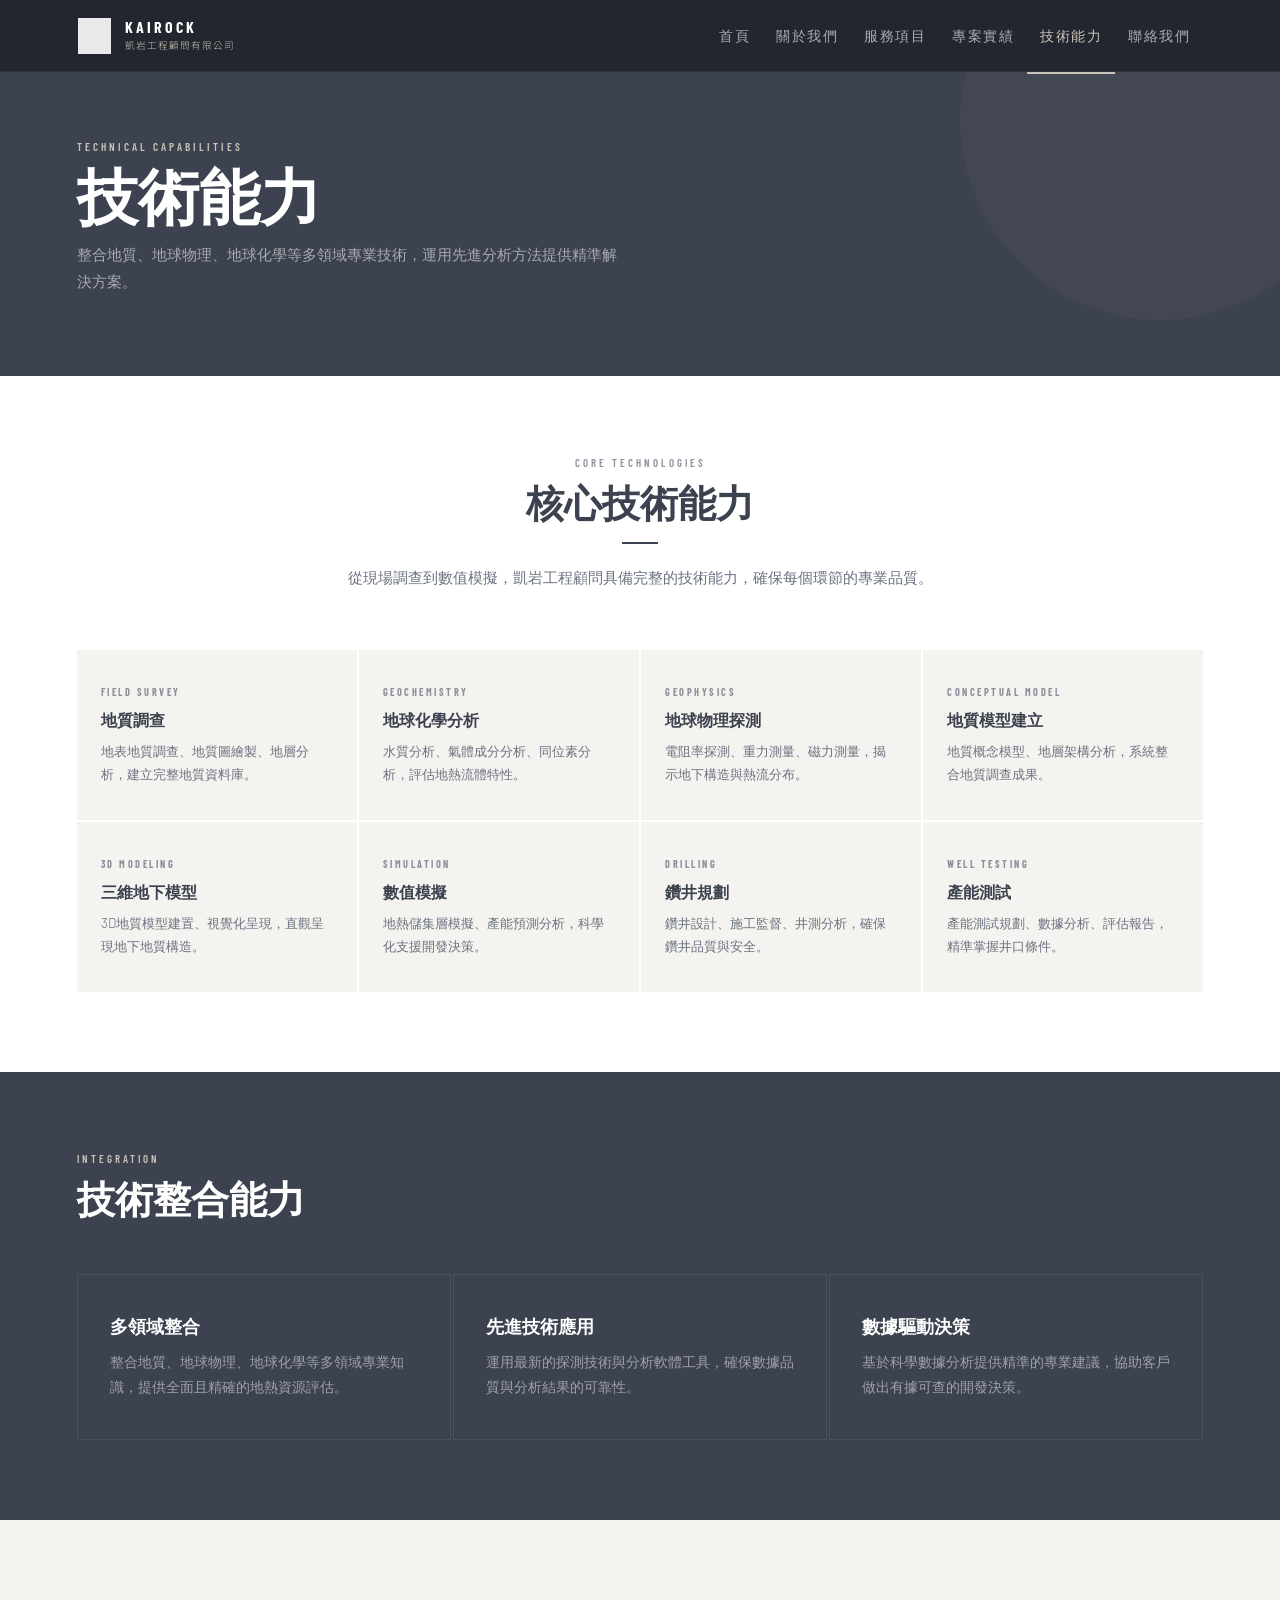
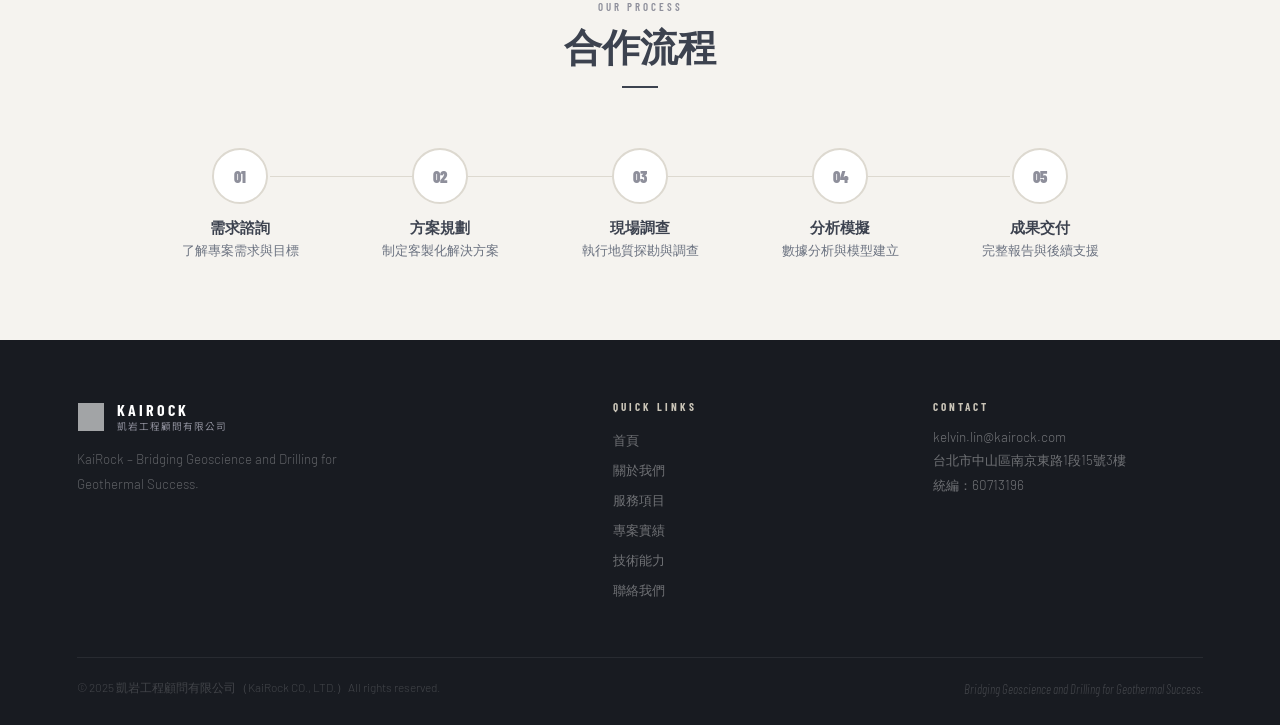
<file: kairock/technical.html>
<!DOCTYPE html>
<html lang="zh-TW">
<head>
<meta charset="UTF-8"><meta name="viewport" content="width=device-width, initial-scale=1.0">
<title>技術能力 — 凱岩工程顧問 KaiRock CO., LTD.</title>
<link href="https://fonts.googleapis.com/css2?family=Noto+Sans+TC:wght@300;400;500;700&family=Barlow+Condensed:wght@300;400;500;600;700;800;900&family=Barlow:wght@300;400;500;600&display=swap" rel="stylesheet"><link rel="stylesheet" href="shared.css">
<style>
.tech-sec{padding:80px 6%;}
.t-hdr{text-align:center;max-width:620px;margin:0 auto 60px;}
.t-lbl{font-family:'Barlow Condensed',sans-serif;font-weight:600;font-size:0.68rem;letter-spacing:3px;text-transform:uppercase;color:var(--mid);display:block;margin-bottom:10px;}
.t-h{font-family:'Barlow Condensed',sans-serif;font-weight:800;font-size:clamp(1.8rem,3vw,2.6rem);text-transform:uppercase;color:var(--deep);margin-bottom:12px;}
.t-rule{width:36px;height:2px;background:var(--deep);margin:12px auto 20px;}
.t-hdr p{font-weight:300;font-size:0.93rem;color:var(--muted);line-height:1.8;}
.t-grid{display:grid;grid-template-columns:repeat(4,1fr);gap:2px;max-width:1200px;margin:0 auto;}
.tc{background:var(--bg);padding:34px 24px;border-top:2px solid transparent;transition:0.25s;}
.tc:hover{border-color:var(--deep);background:#fff;}
.tc-lbl{font-family:'Barlow Condensed',sans-serif;font-size:0.64rem;font-weight:700;letter-spacing:2.5px;text-transform:uppercase;color:var(--mid);margin-bottom:12px;display:block;}
.tc h3{font-family:'Barlow Condensed',sans-serif;font-weight:700;font-size:1rem;color:var(--deep);margin-bottom:8px;}
.tc p{font-size:0.84rem;color:var(--muted);line-height:1.7;font-weight:300;}
.int-sec{background:var(--deep);padding:80px 6%;}
.int-hdr{max-width:1200px;margin:0 auto 48px;}
.int-lbl{font-family:'Barlow Condensed',sans-serif;font-weight:600;font-size:0.68rem;letter-spacing:3px;text-transform:uppercase;color:var(--light);display:block;margin-bottom:10px;}
.int-h{font-family:'Barlow Condensed',sans-serif;font-weight:800;font-size:clamp(1.8rem,3vw,2.6rem);text-transform:uppercase;color:#fff;}
.int-grid{display:grid;grid-template-columns:repeat(3,1fr);gap:2px;max-width:1200px;margin:0 auto;}
.ic{padding:40px 32px;border:1px solid rgba(255,255,255,0.08);transition:0.25s;}
.ic:hover{background:rgba(255,255,255,0.05);}
.ic h3{font-family:'Barlow Condensed',sans-serif;font-weight:800;font-size:1.1rem;text-transform:uppercase;color:#fff;margin-bottom:10px;}
.ic p{font-size:0.88rem;color:rgba(255,255,255,0.5);line-height:1.8;font-weight:300;}
.proc-sec{background:var(--bg);padding:80px 6%;}
.proc-hdr{text-align:center;margin-bottom:60px;}
.proc-steps{display:flex;align-items:flex-start;justify-content:center;max-width:1000px;margin:0 auto;position:relative;}
.proc-steps::before{content:'';position:absolute;top:28px;left:calc(10% + 30px);right:calc(10% + 30px);height:1px;background:var(--border);z-index:0;}
.pstep{flex:1;text-align:center;position:relative;z-index:1;padding:0 10px;}
.pstep-c{width:56px;height:56px;border-radius:50%;background:#fff;border:2px solid var(--border);display:flex;align-items:center;justify-content:center;font-family:'Barlow Condensed',sans-serif;font-weight:900;font-size:1rem;color:var(--mid);margin:0 auto 14px;transition:0.25s;}
.pstep:hover .pstep-c{background:var(--deep);color:#fff;border-color:var(--deep);}
.pstep h4{font-family:'Barlow Condensed',sans-serif;font-weight:700;font-size:0.92rem;color:var(--deep);margin-bottom:4px;}
.pstep p{font-size:0.8rem;color:var(--muted);font-weight:300;}
@media(max-width:1000px){.t-grid{grid-template-columns:repeat(2,1fr);}.int-grid{grid-template-columns:1fr 1fr;}}
@media(max-width:640px){.t-grid,.int-grid{grid-template-columns:1fr;}.proc-steps{flex-direction:column;align-items:center;gap:28px;}.proc-steps::before{display:none;}}
</style>
</head>
<body>
<nav>
  <a href="index.html" class="nav-logo">
    <img class="nav-logo-img" src="[data-uri]" alt="KaiRock" onerror="this.src='logo.png'">
    <div class="nav-logo-text"><div class="en">KAIROCK</div><div class="zh">凱岩工程顧問有限公司</div></div>
  </a>
  <div class="nav-links" id="navLinks">
    <a href="index.html">首頁</a>
    <a href="about.html">關於我們</a>
    <a href="services.html">服務項目</a>
    <a href="projects.html">專案實績</a>
    <a href="technical.html" class="active">技術能力</a>
    <a href="contact.html">聯絡我們</a>
  </div>
  <div class="hamburger" onclick="toggleNav()"><span></span><span></span><span></span></div>
</nav>
<div class="page-hero"><div class="sec-label">Technical Capabilities</div><h1>技術能力</h1><p>整合地質、地球物理、地球化學等多領域專業技術，運用先進分析方法提供精準解決方案。</p></div>
<section class="tech-sec">
  <div class="t-hdr"><span class="t-lbl">Core Technologies</span><h2 class="t-h">核心技術能力</h2><div class="t-rule"></div><p>從現場調查到數值模擬，凱岩工程顧問具備完整的技術能力，確保每個環節的專業品質。</p></div>
  <div class="t-grid">
    <div class="tc"><span class="tc-lbl">Field Survey</span><h3>地質調查</h3><p>地表地質調查、地質圖繪製、地層分析，建立完整地質資料庫。</p></div>
    <div class="tc"><span class="tc-lbl">Geochemistry</span><h3>地球化學分析</h3><p>水質分析、氣體成分分析、同位素分析，評估地熱流體特性。</p></div>
    <div class="tc"><span class="tc-lbl">Geophysics</span><h3>地球物理探測</h3><p>電阻率探測、重力測量、磁力測量，揭示地下構造與熱流分布。</p></div>
    <div class="tc"><span class="tc-lbl">Conceptual Model</span><h3>地質模型建立</h3><p>地質概念模型、地層架構分析，系統整合地質調查成果。</p></div>
    <div class="tc"><span class="tc-lbl">3D Modeling</span><h3>三維地下模型</h3><p>3D地質模型建置、視覺化呈現，直觀呈現地下地質構造。</p></div>
    <div class="tc"><span class="tc-lbl">Simulation</span><h3>數值模擬</h3><p>地熱儲集層模擬、產能預測分析，科學化支援開發決策。</p></div>
    <div class="tc"><span class="tc-lbl">Drilling</span><h3>鑽井規劃</h3><p>鑽井設計、施工監督、井測分析，確保鑽井品質與安全。</p></div>
    <div class="tc"><span class="tc-lbl">Well Testing</span><h3>產能測試</h3><p>產能測試規劃、數據分析、評估報告，精準掌握井口條件。</p></div>
  </div>
</section>
<div class="int-sec">
  <div class="int-hdr"><span class="int-lbl">Integration</span><h2 class="int-h">技術整合能力</h2></div>
  <div class="int-grid">
    <div class="ic"><h3>多領域整合</h3><p>整合地質、地球物理、地球化學等多領域專業知識，提供全面且精確的地熱資源評估。</p></div>
    <div class="ic"><h3>先進技術應用</h3><p>運用最新的探測技術與分析軟體工具，確保數據品質與分析結果的可靠性。</p></div>
    <div class="ic"><h3>數據驅動決策</h3><p>基於科學數據分析提供精準的專業建議，協助客戶做出有據可查的開發決策。</p></div>
  </div>
</div>
<div class="proc-sec">
  <div class="proc-hdr"><span class="t-lbl" style="text-align:center;display:block;">Our Process</span><h2 class="t-h">合作流程</h2><div class="t-rule"></div></div>
  <div class="proc-steps">
    <div class="pstep"><div class="pstep-c">01</div><h4>需求諮詢</h4><p>了解專案需求與目標</p></div>
    <div class="pstep"><div class="pstep-c">02</div><h4>方案規劃</h4><p>制定客製化解決方案</p></div>
    <div class="pstep"><div class="pstep-c">03</div><h4>現場調查</h4><p>執行地質探勘與調查</p></div>
    <div class="pstep"><div class="pstep-c">04</div><h4>分析模擬</h4><p>數據分析與模型建立</p></div>
    <div class="pstep"><div class="pstep-c">05</div><h4>成果交付</h4><p>完整報告與後續支援</p></div>
  </div>
</div>
<footer>
  <div class="footer-inner">
    <div class="footer-grid">
      <div class="footer-brand"><div class="footer-logo-row"><img class="footer-logo-img" src="[data-uri]" alt="KaiRock" onerror="this.src='logo.png'"><div><div class="en">KAIROCK</div><div class="zh">凱岩工程顧問有限公司</div></div></div><p>KaiRock – Bridging Geoscience and Drilling for Geothermal Success.</p></div>
      <div class="footer-col"><h4>Quick Links</h4><ul><li><a href="index.html">首頁</a></li><li><a href="about.html">關於我們</a></li><li><a href="services.html">服務項目</a></li><li><a href="projects.html">專案實績</a></li><li><a href="technical.html">技術能力</a></li><li><a href="contact.html">聯絡我們</a></li></ul></div>
      <div class="footer-col"><h4>Contact</h4><p>kelvin.lin@kairock.com</p><p style="margin-top:6px;">台北市中山區南京東路1段15號3樓</p><p style="margin-top:6px;">統編：60713196</p></div>
    </div>
    <div class="footer-bottom"><p>© 2025 凱岩工程顧問有限公司（KaiRock CO., LTD.）All rights reserved.</p><div class="footer-slogan">Bridging Geoscience and Drilling for Geothermal Success.</div></div>
  </div>
</footer>
<script>
function toggleNav(){ document.getElementById('navLinks').classList.toggle('open'); }
</script>
</body>
</html>
</file>
<file: shared.css>
/* KaiRock — shared.css */
:root{
  --deep:#3C424F;--mid:#636878;--light:#C9C4B7;
  --bg:#FFFFFF;--white:#fff;--dark:#22262f;
  --text:#2D3340;--muted:#6B7280;--border:#E2E4E8;
  --silver:#A8ACAF;--silver-lt:#D4D7D9;
  --accent:#5B97C8;--accent-dark:#4A86B5;
}
*{margin:0;padding:0;box-sizing:border-box;}
html{scroll-behavior:smooth;}
body{font-family:'Barlow',sans-serif;color:var(--text);background:var(--white);-webkit-font-smoothing:antialiased;overflow-x:hidden;font-weight:400;}

/* NAV */
nav{position:fixed;top:0;left:0;right:0;z-index:9999;height:72px;display:flex;align-items:center;justify-content:space-between;padding:0 6%;background:rgba(255,255,255,0.97);backdrop-filter:blur(16px);border-bottom:1px solid #E2E4E8;box-shadow:0 1px 8px rgba(0,0,0,0.06);}
.nav-logo{display:flex;align-items:center;gap:12px;text-decoration:none;flex-shrink:0;}
.nav-logo-img{display:block;height:36px;width:36px;object-fit:contain;flex-shrink:0;}
.nav-logo-text .en{font-family:'Barlow Condensed',sans-serif;font-weight:700;font-size:1.3rem;color:var(--text);letter-spacing:3px;line-height:1;}
.nav-logo-text .zh{font-size:0.78rem;color:#565B61;letter-spacing:1px;margin-top:3px;font-weight:400;font-family:'Noto Sans TC',sans-serif;}
.nav-links{display:flex;flex-shrink:0;}
.nav-links a{font-family:'Barlow Condensed',sans-serif;font-weight:500;color:var(--mid);text-decoration:none;font-size:0.88rem;letter-spacing:1.5px;text-transform:uppercase;padding:0 13px;line-height:72px;display:block;transition:color 0.2s;border-bottom:2px solid transparent;border-top:2px solid transparent;white-space:nowrap;}
.nav-links a:hover,.nav-links a.active{color:var(--accent);border-bottom-color:var(--accent);}
.hamburger{display:none;flex-direction:column;gap:5px;cursor:pointer;padding:6px;flex-shrink:0;}
.hamburger span{width:22px;height:1.5px;background:rgba(255,255,255,0.7);display:block;}

/* PAGE HERO */
.page-hero{padding:140px 6% 80px;background:var(--bg);position:relative;overflow:hidden;}
.page-hero .sec-label{color:#fff;opacity:1;font-weight:700;text-shadow:0 1px 10px rgba(0,0,0,0.55);}
.page-hero h1{font-family:'Barlow Condensed',sans-serif;font-weight:900;font-size:clamp(2rem,5vw,3.8rem);color:#fff;line-height:1.05;margin-bottom:14px;text-transform:uppercase;text-shadow:0 2px 16px rgba(8,12,20,0.55);}
.page-hero p{color:rgba(255,255,255,0.92);font-size:0.95rem;max-width:540px;line-height:1.8;font-weight:300;text-shadow:0 1px 12px rgba(0,0,0,0.55);}

/* TYPOGRAPHY */
.sec-label{font-family:'Barlow Condensed',sans-serif;font-weight:600;font-size:0.7rem;letter-spacing:3px;text-transform:uppercase;color:var(--mid);display:block;margin-bottom:10px;}
.sec-line{width:36px;height:2px;background:var(--accent);margin-bottom:22px;}

/* FOOTER */
footer{background:#3E4450;padding:60px 6% 28px;}
.footer-inner{max-width:1200px;margin:0 auto;}
.footer-grid{display:grid;grid-template-columns:1.8fr 1fr 1fr;gap:50px;margin-bottom:48px;}
.footer-logo-row{display:flex;align-items:center;gap:12px;margin-bottom:14px;}
.footer-logo-img{display:block;height:40px;width:40px;object-fit:contain;flex-shrink:0;}
.footer-logo-row .en{font-family:'Barlow Condensed',sans-serif;font-weight:700;font-size:1.3rem;color:#fff;letter-spacing:3px;}
.footer-logo-row .zh{font-size:0.78rem;color:rgba(255,255,255,0.72);letter-spacing:1px;font-family:'Noto Sans TC',sans-serif;}
.footer-brand p{font-size:0.83rem;color:rgba(255,255,255,0.78);line-height:1.85;max-width:270px;font-weight:300;}
.footer-col h4{font-family:'Barlow Condensed',sans-serif;font-weight:700;font-size:0.7rem;letter-spacing:3px;text-transform:uppercase;color:var(--light);margin-bottom:16px;}
.footer-col ul{list-style:none;}
.footer-col li{margin-bottom:9px;}
.footer-col a{color:rgba(255,255,255,0.82);text-decoration:none;font-size:0.84rem;font-weight:400;transition:0.2s;}
.footer-col a:hover{color:var(--light);}
.footer-col p{color:rgba(255,255,255,0.82);font-size:0.84rem;margin-bottom:7px;font-weight:400;}
.footer-bottom{border-top:1px solid rgba(255,255,255,0.1);padding-top:22px;display:flex;justify-content:space-between;align-items:center;flex-wrap:wrap;gap:10px;}
.footer-bottom p{font-size:0.74rem;color:rgba(255,255,255,0.6);font-weight:300;}
.footer-slogan{font-family:'Barlow Condensed',sans-serif;font-style:italic;font-weight:300;font-size:0.8rem;color:rgba(255,255,255,0.6);}

/* BUTTONS */
.btn-fill{font-family:'Barlow Condensed',sans-serif;font-weight:700;font-size:0.82rem;letter-spacing:2.5px;text-transform:uppercase;padding:14px 38px;background:var(--accent);color:#fff;text-decoration:none;transition:0.2s;display:inline-block;}
.btn-fill:hover{background:var(--accent-dark);}
.btn-stroke{font-family:'Barlow Condensed',sans-serif;font-weight:600;font-size:0.82rem;letter-spacing:2px;text-transform:uppercase;padding:13px 28px;border:1.5px solid var(--silver);color:var(--text);text-decoration:none;transition:0.2s;display:inline-block;}
.btn-stroke:hover{border-color:var(--accent);color:var(--accent);}
.btn-dark{font-family:'Barlow Condensed',sans-serif;font-weight:700;font-size:0.82rem;letter-spacing:2.5px;text-transform:uppercase;padding:15px 42px;background:var(--accent);color:#fff;text-decoration:none;border:2px solid var(--accent);transition:0.22s;display:inline-block;white-space:nowrap;}
.btn-dark:hover{background:var(--accent-dark);border-color:var(--accent-dark);}

/* RESPONSIVE */
@media(max-width:900px){.footer-grid{grid-template-columns:1fr 1fr;}}
@media(max-width:680px){
  .nav-links{display:none;}
  .hamburger{display:flex;}
  .nav-links.open{display:flex;flex-direction:column;position:absolute;top:72px;left:0;right:0;background:rgba(255,255,255,0.99);padding:12px 6%;gap:0;box-shadow:0 4px 12px rgba(0,0,0,0.08);}
  .nav-links.open a{line-height:50px;padding:0;border:none;border-top:1px solid var(--border);color:var(--text);}
  .footer-grid{grid-template-columns:1fr;}
}

/* === SCROLL REVEAL（極簡淡入上浮）=== */
html.has-reveal :is(.sec-hdr,.sec-label,.svc-intro,.svc-cta-h,.values-hdr,.t-hdr,.proc-hdr,.about-wrap,.view-all,.intro-p,.founder-p,.stat-box-l,.svc-card,.pcard-wrap,.v-card,.svc-item,.detail-block,.pg-card,.pstep,.tc,.c-blk,.fg){opacity:0;transform:translateY(18px);transition:opacity .7s cubic-bezier(.22,.61,.36,1),transform .7s cubic-bezier(.22,.61,.36,1);}
html.has-reveal :is(.sec-hdr,.sec-label,.svc-intro,.svc-cta-h,.values-hdr,.t-hdr,.proc-hdr,.about-wrap,.view-all,.intro-p,.founder-p,.stat-box-l,.svc-card,.pcard-wrap,.v-card,.svc-item,.detail-block,.pg-card,.pstep,.tc,.c-blk,.fg).in{opacity:1;transform:none;}
@media (prefers-reduced-motion:reduce){html.has-reveal :is(.sec-hdr,.sec-label,.svc-intro,.svc-cta-h,.values-hdr,.t-hdr,.proc-hdr,.about-wrap,.view-all,.intro-p,.founder-p,.stat-box-l,.svc-card,.pcard-wrap,.v-card,.svc-item,.detail-block,.pg-card,.pstep,.tc,.c-blk,.fg){opacity:1!important;transform:none!important;transition:none!important;}}
</file>
<file: kairock/shared.css>
/* KaiRock — shared.css */
:root{
  --deep:#3C424F;--mid:#8E8F9B;--light:#C9C4B7;
  --bg:#F5F3EF;--white:#fff;--dark:#22262f;
  --text:#3C424F;--muted:#6b7280;--border:#ddd9d0;
}
*{margin:0;padding:0;box-sizing:border-box;}
html{scroll-behavior:smooth;}
body{font-family:'Barlow',sans-serif;color:var(--text);background:var(--white);-webkit-font-smoothing:antialiased;overflow-x:hidden;}

/* NAV */
nav{position:fixed;top:0;left:0;right:0;z-index:9999;height:72px;display:flex;align-items:center;justify-content:space-between;padding:0 6%;background:rgba(34,38,47,0.97);backdrop-filter:blur(16px);border-bottom:1px solid rgba(255,255,255,0.06);}
.nav-logo{display:flex;align-items:center;gap:12px;text-decoration:none;flex-shrink:0;}
.nav-logo-img{display:block;height:36px;width:36px;object-fit:contain;flex-shrink:0;filter:brightness(0) invert(1);opacity:0.9;}
.nav-logo-text .en{font-family:'Barlow Condensed',sans-serif;font-weight:700;font-size:1rem;color:#fff;letter-spacing:3px;line-height:1;}
.nav-logo-text .zh{font-size:0.6rem;color:var(--light);letter-spacing:1px;margin-top:3px;font-weight:300;font-family:'Noto Sans TC',sans-serif;}
.nav-links{display:flex;flex-shrink:0;}
.nav-links a{font-family:'Barlow Condensed',sans-serif;font-weight:500;color:rgba(255,255,255,0.62);text-decoration:none;font-size:0.88rem;letter-spacing:1.5px;text-transform:uppercase;padding:0 13px;line-height:72px;display:block;transition:color 0.2s;border-bottom:2px solid transparent;border-top:2px solid transparent;white-space:nowrap;}
.nav-links a:hover,.nav-links a.active{color:var(--light);border-bottom-color:var(--light);}
.hamburger{display:none;flex-direction:column;gap:5px;cursor:pointer;padding:6px;flex-shrink:0;}
.hamburger span{width:22px;height:1.5px;background:rgba(255,255,255,0.7);display:block;}

/* PAGE HERO */
.page-hero{padding:140px 6% 80px;background:var(--deep);position:relative;overflow:hidden;}
.page-hero::after{content:'';position:absolute;right:-80px;top:-80px;width:400px;height:400px;border-radius:50%;background:rgba(201,196,183,0.04);pointer-events:none;}
.page-hero .sec-label{color:var(--light);}
.page-hero h1{font-family:'Barlow Condensed',sans-serif;font-weight:900;font-size:clamp(2rem,5vw,3.8rem);color:#fff;line-height:1.05;margin-bottom:14px;text-transform:uppercase;}
.page-hero p{color:rgba(255,255,255,0.55);font-size:0.95rem;max-width:540px;line-height:1.8;font-weight:300;}

/* TYPOGRAPHY */
.sec-label{font-family:'Barlow Condensed',sans-serif;font-weight:600;font-size:0.7rem;letter-spacing:3px;text-transform:uppercase;color:var(--mid);display:block;margin-bottom:10px;}
.sec-line{width:36px;height:2px;background:var(--deep);margin-bottom:22px;}

/* FOOTER */
footer{background:#181b21;padding:60px 6% 28px;}
.footer-inner{max-width:1200px;margin:0 auto;}
.footer-grid{display:grid;grid-template-columns:1.8fr 1fr 1fr;gap:50px;margin-bottom:48px;}
.footer-logo-row{display:flex;align-items:center;gap:12px;margin-bottom:14px;}
.footer-logo-img{display:block;height:28px;width:28px;object-fit:contain;flex-shrink:0;filter:brightness(0) invert(1);opacity:0.6;}
.footer-logo-row .en{font-family:'Barlow Condensed',sans-serif;font-weight:700;font-size:1rem;color:#fff;letter-spacing:3px;}
.footer-logo-row .zh{font-size:0.6rem;color:var(--mid);letter-spacing:1px;font-family:'Noto Sans TC',sans-serif;}
.footer-brand p{font-size:0.83rem;color:rgba(255,255,255,0.3);line-height:1.85;max-width:270px;font-weight:300;}
.footer-col h4{font-family:'Barlow Condensed',sans-serif;font-weight:700;font-size:0.7rem;letter-spacing:3px;text-transform:uppercase;color:var(--light);margin-bottom:16px;}
.footer-col ul{list-style:none;}
.footer-col li{margin-bottom:9px;}
.footer-col a{color:rgba(255,255,255,0.38);text-decoration:none;font-size:0.84rem;font-weight:300;transition:0.2s;}
.footer-col a:hover{color:var(--light);}
.footer-col p{color:rgba(255,255,255,0.38);font-size:0.84rem;margin-bottom:7px;font-weight:300;}
.footer-bottom{border-top:1px solid rgba(255,255,255,0.07);padding-top:22px;display:flex;justify-content:space-between;align-items:center;flex-wrap:wrap;gap:10px;}
.footer-bottom p{font-size:0.74rem;color:rgba(255,255,255,0.18);font-weight:300;}
.footer-slogan{font-family:'Barlow Condensed',sans-serif;font-style:italic;font-weight:300;font-size:0.8rem;color:rgba(255,255,255,0.18);}

/* BUTTONS */
.btn-fill{font-family:'Barlow Condensed',sans-serif;font-weight:700;font-size:0.82rem;letter-spacing:2.5px;text-transform:uppercase;padding:14px 38px;background:var(--light);color:var(--deep);text-decoration:none;transition:0.2s;display:inline-block;}
.btn-fill:hover{background:#fff;}
.btn-stroke{font-family:'Barlow Condensed',sans-serif;font-weight:600;font-size:0.82rem;letter-spacing:2px;text-transform:uppercase;padding:13px 28px;border:1px solid rgba(255,255,255,0.22);color:rgba(255,255,255,0.65);text-decoration:none;transition:0.2s;display:inline-block;}
.btn-stroke:hover{border-color:var(--light);color:var(--light);}
.btn-dark{font-family:'Barlow Condensed',sans-serif;font-weight:700;font-size:0.82rem;letter-spacing:2.5px;text-transform:uppercase;padding:15px 42px;background:var(--deep);color:#fff;text-decoration:none;border:2px solid var(--deep);transition:0.22s;display:inline-block;white-space:nowrap;}
.btn-dark:hover{background:transparent;color:var(--deep);}

/* RESPONSIVE */
@media(max-width:900px){.footer-grid{grid-template-columns:1fr 1fr;}}
@media(max-width:680px){
  .nav-links{display:none;}
  .hamburger{display:flex;}
  .nav-links.open{display:flex;flex-direction:column;position:absolute;top:72px;left:0;right:0;background:rgba(34,38,47,0.99);padding:12px 6%;gap:0;}
  .nav-links.open a{line-height:50px;padding:0;border:none;border-top:1px solid rgba(255,255,255,0.06);}
  .footer-grid{grid-template-columns:1fr;}
}
</file>
